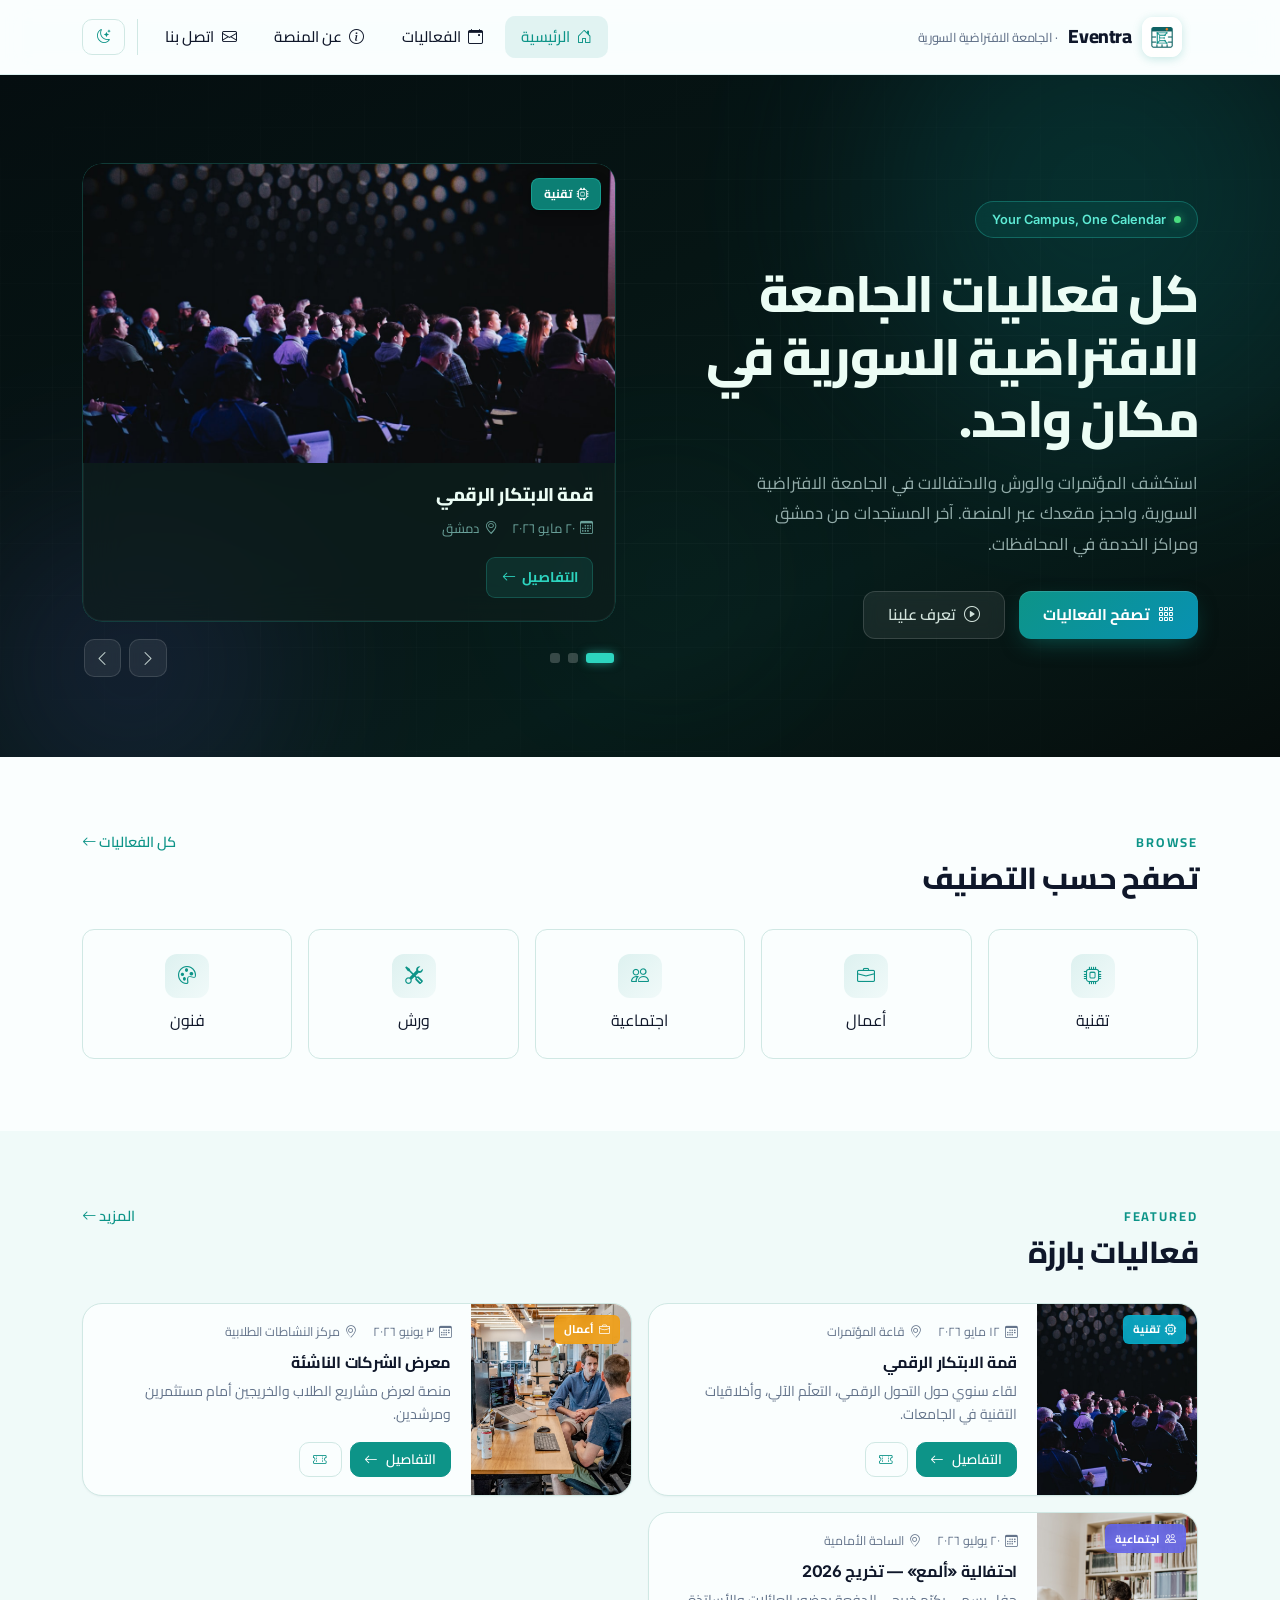
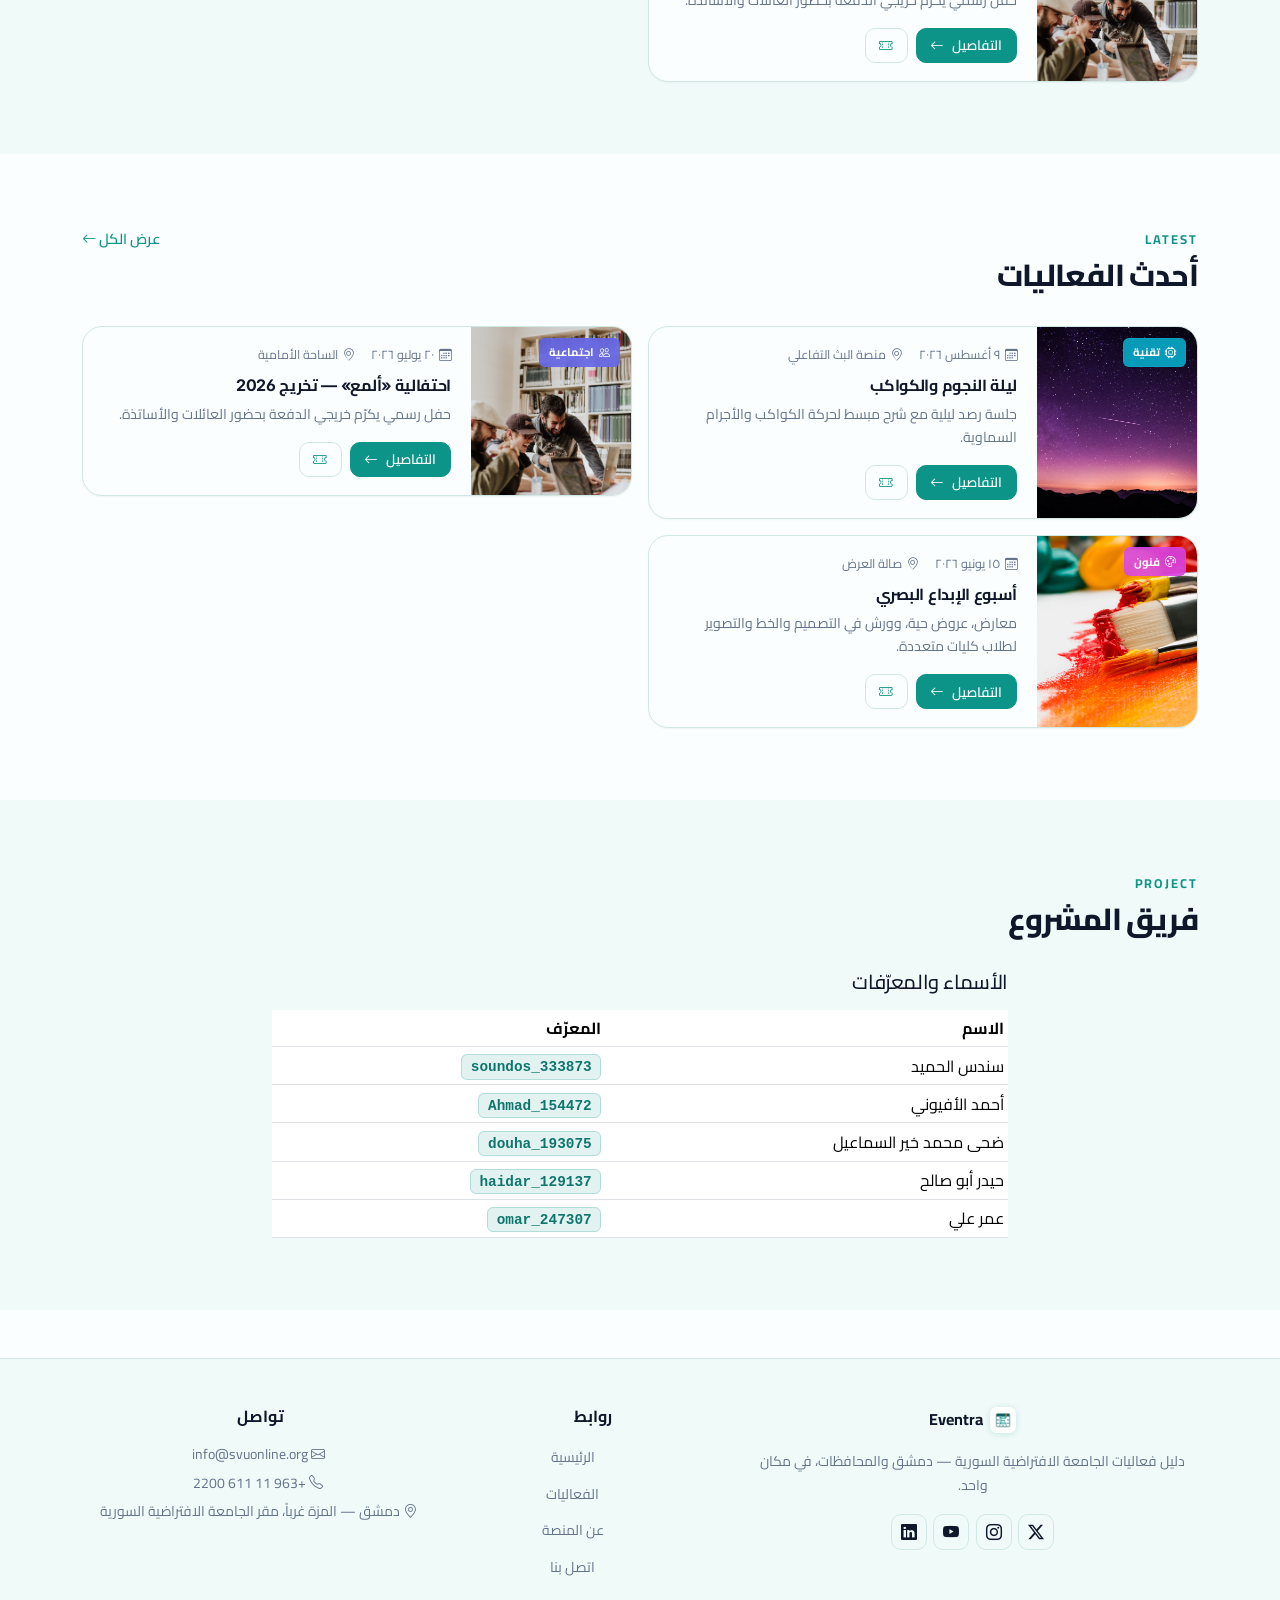
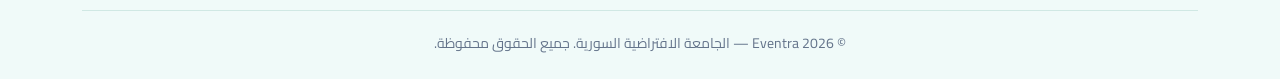
<file: index.html>
<!doctype html>
<html lang="ar" dir="rtl">
<head>
  <meta charset="utf-8">
  <meta name="viewport" content="width=device-width, initial-scale=1">
  <meta name="theme-color" content="#0d9488">
  <script>
    (function(){try{var k='eventra:theme',s=localStorage.getItem(k),d=s==='dark'||(s!=='light'&&window.matchMedia('(prefers-color-scheme:dark)').matches);if(d){document.documentElement.setAttribute('data-bs-theme','dark');var m=document.querySelector('meta[name="theme-color"]');if(m)m.setAttribute('content','#0a1211');}}catch(e){}})();
  </script>
  <link rel="icon" href="assets/img/logo.jpg" type="image/jpeg">
  <title>Eventra — دليل فعاليات الجامعة الافتراضية السورية</title>
  <meta name="description" content="Eventra: دليل فعاليات الجامعة الافتراضية السورية — دمشق، أرقام وبريد رسمي، حجز ومتابعة الفعاليات.">

  <link href="https://cdn.jsdelivr.net/npm/bootstrap@5.3.3/dist/css/bootstrap.min.css" rel="stylesheet">
  <link href="https://cdn.jsdelivr.net/npm/bootstrap-icons@1.11.3/font/bootstrap-icons.css" rel="stylesheet">
  <link rel="preconnect" href="https://fonts.googleapis.com">
  <link rel="preconnect" href="https://fonts.gstatic.com" crossorigin>
  <link href="https://fonts.googleapis.com/css2?family=Cairo:wght@400;600;700;800&family=Inter:wght@500;700;800;900&display=swap" rel="stylesheet">
  <link rel="stylesheet" href="assets/css/styles.css">
</head>
<body>

  <header>
    <nav class="navbar navbar-expand-lg e-navbar sticky-top">
      <div class="container">
        <a class="navbar-brand" href="index.html">
          <img src="assets/img/logo.jpg" alt="" class="e-logo" width="40" height="40">
          Eventra <small class="d-none d-md-inline">· الجامعة الافتراضية السورية</small>
        </a>
        <button class="navbar-toggler border-0" type="button" data-bs-toggle="collapse" data-bs-target="#nav">
          <i class="bi bi-list fs-3"></i>
        </button>
        <div class="collapse navbar-collapse" id="nav">
          <ul class="navbar-nav align-items-lg-center">
            <li class="nav-item"><a class="nav-link" href="index.html"><i class="bi bi-house-door" aria-hidden="true"></i>الرئيسية</a></li>
            <li class="nav-item"><a class="nav-link" href="events.html"><i class="bi bi-calendar-event" aria-hidden="true"></i>الفعاليات</a></li>
            <li class="nav-item"><a class="nav-link" href="about.html"><i class="bi bi-info-circle" aria-hidden="true"></i>عن المنصة</a></li>
            <li class="nav-item"><a class="nav-link" href="contact.html"><i class="bi bi-envelope" aria-hidden="true"></i>اتصل بنا</a></li>
            <li class="nav-item">
              <button type="button" id="darkToggle" class="btn btn-sm btn-outline-primary" title="تبديل الوضع الليلي" aria-pressed="false">
                <i class="bi bi-moon-stars"></i>
              </button>
            </li>
          </ul>
        </div>
      </div>
    </nav>
  </header>

  <main>

    <section class="e-hero">
      <div class="e-hero-bg" aria-hidden="true">
        <div class="e-hero-orb e-hero-orb--1"></div>
        <div class="e-hero-orb e-hero-orb--2"></div>
        <div class="e-hero-orb e-hero-orb--3"></div>
        <div class="e-hero-grid"></div>
      </div>

      <div class="container e-hero-container">
        <div class="e-hero-copy">
          <span class="pill">Your Campus, One Calendar</span>
          <h1 class="e-hero-title">كل فعاليات الجامعة الافتراضية السورية في مكان واحد.</h1>
          <p class="e-hero-lead">استكشف المؤتمرات والورش والاحتفالات في الجامعة الافتراضية السورية، واحجز مقعدك عبر المنصة. آخر المستجدات من دمشق ومراكز الخدمة في المحافظات.</p>
          <div class="e-hero-actions">
            <a href="events.html" class="btn e-hero-btn-primary"><i class="bi bi-grid-3x3-gap" aria-hidden="true"></i>تصفح الفعاليات</a>
            <a href="about.html" class="btn e-hero-btn-ghost"><i class="bi bi-play-circle" aria-hidden="true"></i>تعرف علينا</a>
          </div>
        </div>

        <div class="e-hero-cards-area">
          <div id="heroCarousel" class="carousel slide" data-bs-ride="carousel" data-bs-interval="4000">
            <div class="carousel-inner">
              <div class="carousel-item active">
                <div class="e-glass-card">
                  <div class="e-glass-card__img-wrap">
                    <img src="assets/img/event-summit-digital-innovation.jpg" alt="قمة الابتكار الرقمي" loading="eager">
                    <span class="e-glass-card__badge"><i class="bi bi-cpu" aria-hidden="true"></i>تقنية</span>
                  </div>
                  <div class="e-glass-card__body">
                    <h3 class="e-glass-card__title">قمة الابتكار الرقمي</h3>
                    <div class="e-glass-card__meta">
                      <span><i class="bi bi-calendar3" aria-hidden="true"></i>٢٠ مايو ٢٠٢٦</span>
                      <span><i class="bi bi-geo-alt" aria-hidden="true"></i>دمشق</span>
                    </div>
                    <a href="event.html?id=1" class="e-glass-card__link">التفاصيل <i class="bi bi-arrow-left" aria-hidden="true"></i></a>
                  </div>
                </div>
              </div>
              <div class="carousel-item">
                <div class="e-glass-card">
                  <div class="e-glass-card__img-wrap">
                    <img src="assets/img/event-startup-showcase.jpg" alt="معرض الشركات الناشئة" loading="eager">
                    <span class="e-glass-card__badge e-glass-card__badge--amber"><i class="bi bi-briefcase" aria-hidden="true"></i>أعمال</span>
                  </div>
                  <div class="e-glass-card__body">
                    <h3 class="e-glass-card__title">معرض الشركات الناشئة</h3>
                    <div class="e-glass-card__meta">
                      <span><i class="bi bi-calendar3" aria-hidden="true"></i>١٢ يونيو ٢٠٢٦</span>
                      <span><i class="bi bi-geo-alt" aria-hidden="true"></i>حلب</span>
                    </div>
                    <a href="event.html?id=2" class="e-glass-card__link">التفاصيل <i class="bi bi-arrow-left" aria-hidden="true"></i></a>
                  </div>
                </div>
              </div>
              <div class="carousel-item">
                <div class="e-glass-card">
                  <div class="e-glass-card__img-wrap">
                    <img src="assets/img/event-visual-creativity-week.jpg" alt="أسبوع الإبداع البصري" loading="eager">
                    <span class="e-glass-card__badge e-glass-card__badge--purple"><i class="bi bi-palette" aria-hidden="true"></i>فنون</span>
                  </div>
                  <div class="e-glass-card__body">
                    <h3 class="e-glass-card__title">أسبوع الإبداع البصري</h3>
                    <div class="e-glass-card__meta">
                      <span><i class="bi bi-calendar3" aria-hidden="true"></i>٣ يوليو ٢٠٢٦</span>
                      <span><i class="bi bi-geo-alt" aria-hidden="true"></i>اللاذقية</span>
                    </div>
                    <a href="event.html?id=5" class="e-glass-card__link">التفاصيل <i class="bi bi-arrow-left" aria-hidden="true"></i></a>
                  </div>
                </div>
              </div>
            </div>
          </div>
          <div class="e-hero-carousel-nav-row">
            <div class="e-hero-dot-indicators">
              <button type="button" data-bs-target="#heroCarousel" data-bs-slide-to="0" class="active" aria-label="الشريحة 1"></button>
              <button type="button" data-bs-target="#heroCarousel" data-bs-slide-to="1" aria-label="الشريحة 2"></button>
              <button type="button" data-bs-target="#heroCarousel" data-bs-slide-to="2" aria-label="الشريحة 3"></button>
            </div>
            <div class="e-hero-arrow-btns">
              <button type="button" data-bs-target="#heroCarousel" data-bs-slide="prev" class="e-hero-arrow" aria-label="السابق">
                <i class="bi bi-chevron-right" aria-hidden="true"></i>
              </button>
              <button type="button" data-bs-target="#heroCarousel" data-bs-slide="next" class="e-hero-arrow" aria-label="التالي">
                <i class="bi bi-chevron-left" aria-hidden="true"></i>
              </button>
            </div>
          </div>
        </div>
      </div>
    </section>

    <section class="section">
      <div class="container">
        <div class="section-title">
          <div>
            <span class="eyebrow">Browse</span>
            <h2>تصفح حسب التصنيف</h2>
          </div>
          <a href="events.html">كل الفعاليات <i class="bi bi-arrow-left"></i></a>
        </div>
        <div class="row g-3">
          <div class="col-6 col-md-4 col-lg"><a href="events.html?cat=tech" class="cat-tile"><div class="icon"><i class="bi bi-cpu"></i></div>تقنية</a></div>
          <div class="col-6 col-md-4 col-lg"><a href="events.html?cat=business" class="cat-tile"><div class="icon"><i class="bi bi-briefcase"></i></div>أعمال</a></div>
          <div class="col-6 col-md-4 col-lg"><a href="events.html?cat=social" class="cat-tile"><div class="icon"><i class="bi bi-people"></i></div>اجتماعية</a></div>
          <div class="col-6 col-md-4 col-lg"><a href="events.html?cat=workshop" class="cat-tile"><div class="icon"><i class="bi bi-tools"></i></div>ورش</a></div>
          <div class="col-6 col-md-4 col-lg"><a href="events.html?cat=arts" class="cat-tile"><div class="icon"><i class="bi bi-palette"></i></div>فنون</a></div>
        </div>
      </div>
    </section>

    <section class="section section-alt">
      <div class="container">
        <div class="section-title">
          <div>
            <span class="eyebrow">Featured</span>
            <h2>فعاليات بارزة</h2>
          </div>
          <a href="events.html">المزيد <i class="bi bi-arrow-left"></i></a>
        </div>
        <div id="featuredGrid" class="row g-3 ev-home-grid"></div>
      </div>
    </section>

    <section class="section">
      <div class="container">
        <div class="section-title">
          <div>
            <span class="eyebrow">Latest</span>
            <h2>أحدث الفعاليات</h2>
          </div>
          <a href="events.html">عرض الكل <i class="bi bi-arrow-left"></i></a>
        </div>
        <div id="latestGrid" class="row g-3 ev-home-grid"></div>
      </div>
    </section>

    <section class="section section-alt" id="team">
      <div class="container">
        <div class="section-title">
          <div>
            <span class="eyebrow">Project</span>
            <h2>فريق المشروع</h2>
          </div>
        </div>
        <div class="row justify-content-center">
          <div class="col-lg-8">
            <h3 class="h5 mb-3">الأسماء والمعرّفات</h3>
            <div class="table-responsive">
              <table class="table table-sm align-middle mb-0">
                <thead>
                  <tr>
                    <th scope="col">الاسم</th>
                    <th scope="col">المعرّف</th>
                  </tr>
                </thead>
                <tbody>
                  <tr>
                    <td>سندس الحميد</td>
                    <td><code>soundos_333873</code></td>
                  </tr>
                  <tr>
                    <td>أحمد الأفيوني</td>
                    <td><code>Ahmad_154472</code></td>
                  </tr>
                  <tr>
                    <td>ضحى محمد خير السماعيل</td>
                    <td><code>douha_193075</code></td>
                  </tr>
                  <tr>
                    <td>حيدر أبو صالح</td>
                    <td><code>haidar_129137</code></td>
                  </tr>
                  <tr>
                    <td>عمر علي</td>
                    <td><code>omar_247307</code></td>
                  </tr>
                </tbody>
              </table>
            </div>
          </div>
        </div>
      </div>
    </section>

  </main>

  <div class="modal fade" id="bookModal" tabindex="-1" aria-hidden="true">
    <div class="modal-dialog modal-dialog-centered">
      <div class="modal-content">
        <div class="modal-header">
          <h5 class="modal-title"><i class="bi bi-ticket-perforated me-2"></i>حجز مقعد</h5>
          <button type="button" class="btn-close" data-bs-dismiss="modal"></button>
        </div>
        <div class="modal-body">
          <p class="text-muted small mb-3">املأ بياناتك لحجز مقعد في الفعالية. سيتم التواصل معك عبر البريد.</p>
          <form class="e-form">
            <div class="mb-3"><label class="form-label">الاسم الكامل</label><input class="form-control" required></div>
            <div class="mb-3"><label class="form-label">البريد الإلكتروني</label><input type="email" class="form-control" required></div>
          </form>
        </div>
        <div class="modal-footer">
          <button class="btn btn-outline-secondary" data-bs-dismiss="modal">إلغاء</button>
          <button class="btn btn-primary" id="bookConfirm"><i class="bi bi-check2" aria-hidden="true"></i>تأكيد الحجز</button>
        </div>
      </div>
    </div>
  </div>

  <footer class="e-footer">
    <div class="container">
      <div class="row g-4">
        <div class="col-md-5">
          <h5 class="e-footer-brand">
            <img src="assets/img/logo.jpg" alt="" class="e-logo--footer" width="26" height="26">
            Eventra
          </h5>
          <p class="small mb-3 mx-auto" style="max-width: 28rem;">دليل فعاليات الجامعة الافتراضية السورية — دمشق والمحافظات، في مكان واحد.</p>
          <div class="socials">
            <a href="https://x.com/SVUOnline" aria-label="Twitter" target="_blank" rel="noopener noreferrer"><i class="bi bi-twitter-x"></i></a>
            <a href="https://www.instagram.com/svuonline/" aria-label="Instagram" target="_blank" rel="noopener noreferrer"><i class="bi bi-instagram"></i></a>
            <a href="https://www.youtube.com/@syrianvirtualuniversity" aria-label="YouTube" target="_blank" rel="noopener noreferrer"><i class="bi bi-youtube"></i></a>
            <a href="https://www.linkedin.com/school/syrian-virtual-university/" aria-label="LinkedIn" target="_blank" rel="noopener noreferrer"><i class="bi bi-linkedin"></i></a>
          </div>
        </div>
        <div class="col-6 col-md-3">
          <h5>روابط</h5>
          <ul class="list-unstyled small">
            <li><a href="index.html">الرئيسية</a></li>
            <li><a href="events.html">الفعاليات</a></li>
            <li><a href="about.html">عن المنصة</a></li>
            <li><a href="contact.html">اتصل بنا</a></li>
          </ul>
        </div>
        <div class="col-6 col-md-4">
          <h5>تواصل</h5>
          <p class="small mb-1"><i class="bi bi-envelope me-1"></i> info@svuonline.org</p>
          <p class="small mb-1"><i class="bi bi-telephone me-1"></i> +963 11 611 2200</p>
          <p class="small mb-0"><i class="bi bi-geo-alt me-1"></i> دمشق — المزة غرباً، مقر الجامعة الافتراضية السورية</p>
        </div>
      </div>
      <p class="e-footer__copyright">© 2026 Eventra — الجامعة الافتراضية السورية. جميع الحقوق محفوظة.</p>
    </div>
  </footer>

  <button id="scrollTopBtn" aria-label="العودة للأعلى"><i class="bi bi-arrow-up"></i></button>

  <script src="https://cdn.jsdelivr.net/npm/bootstrap@5.3.3/dist/js/bootstrap.bundle.min.js"></script>
  <script src="assets/js/main.js"></script>
</body>
</html>
</file>
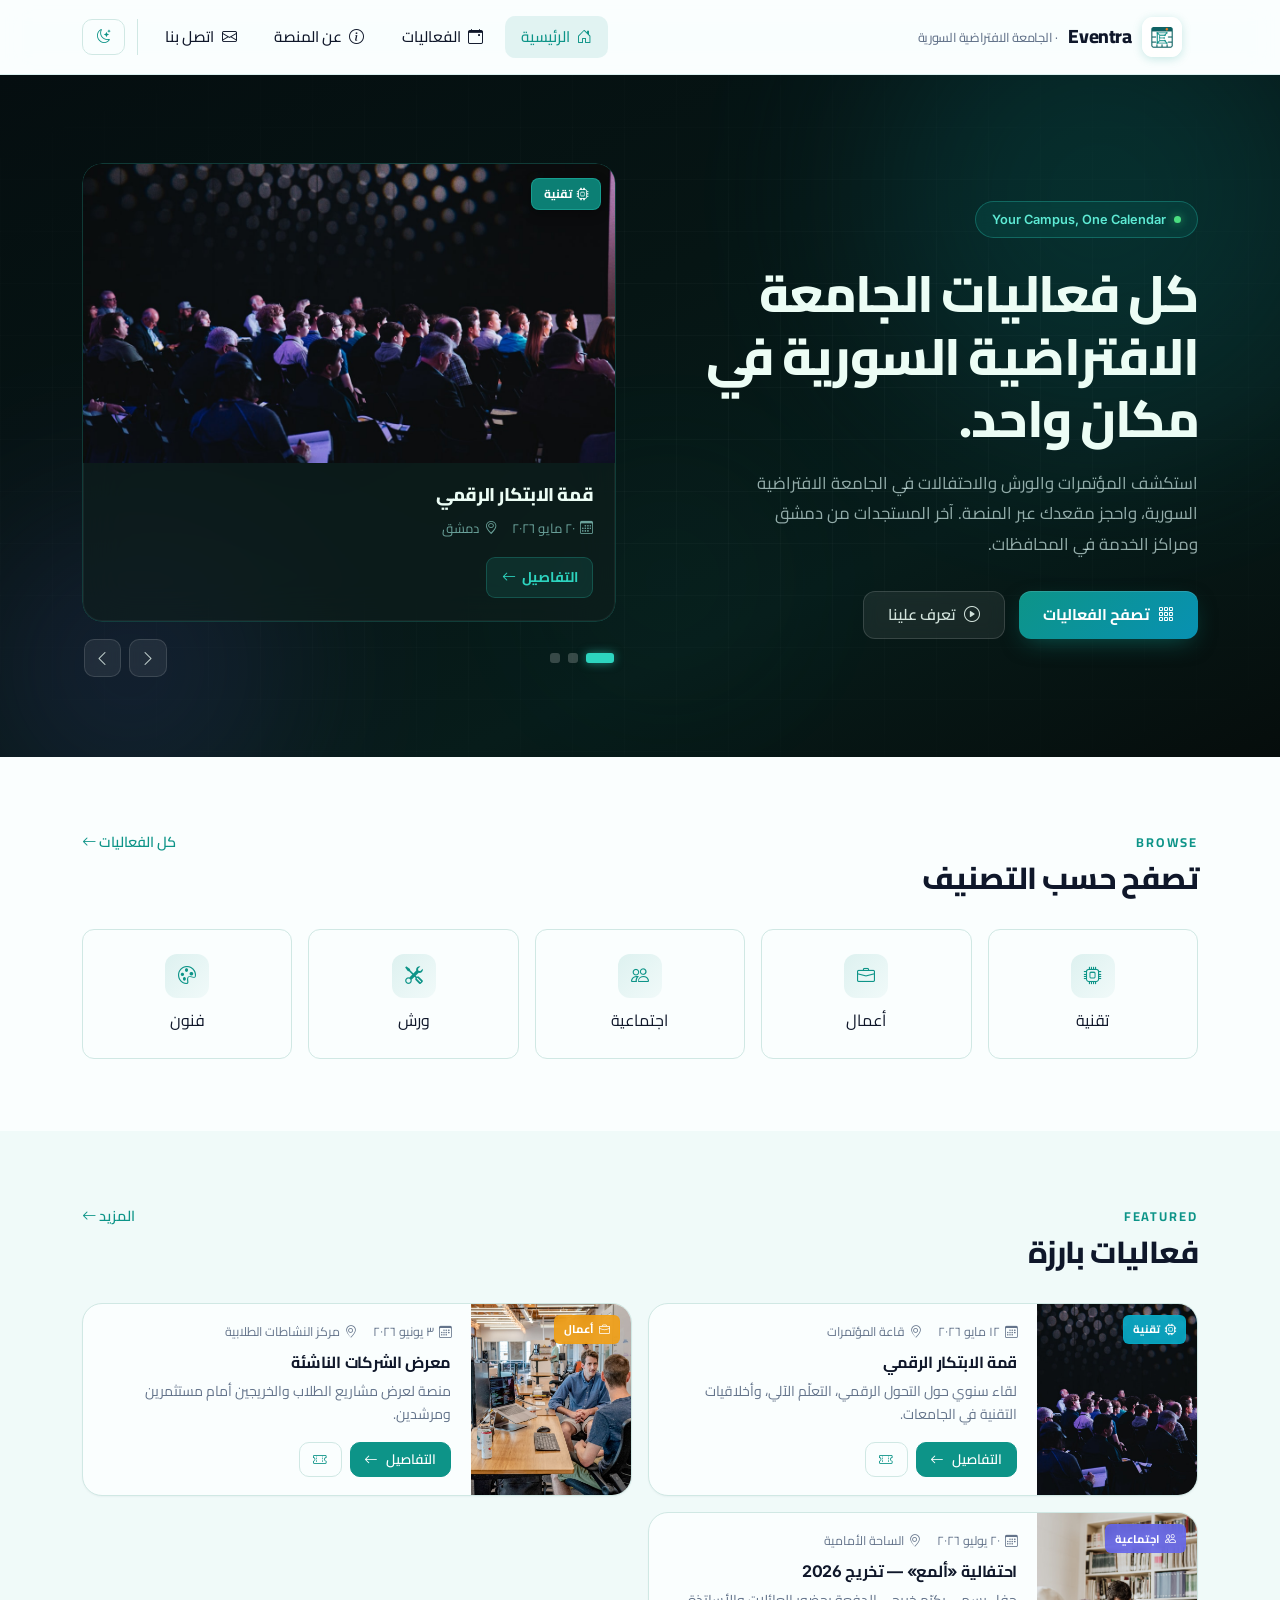
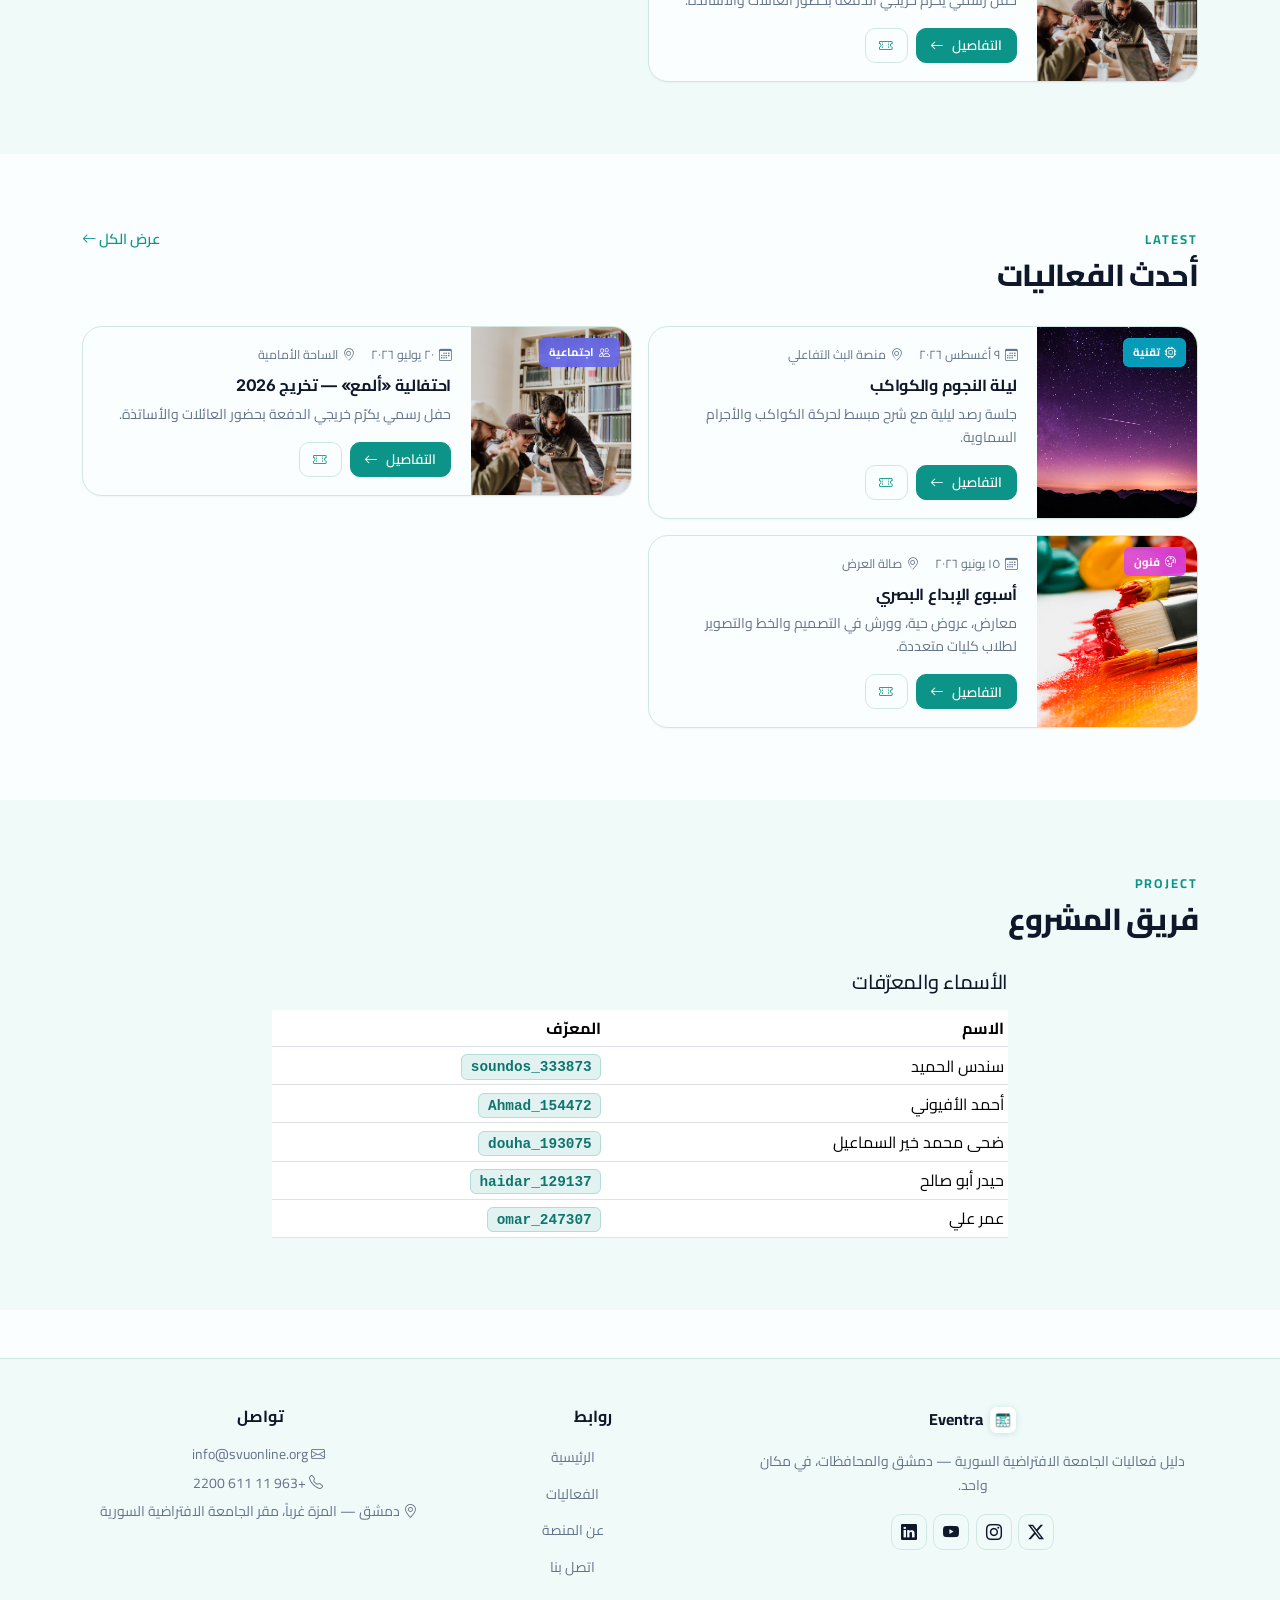
<file: docs/index.html>
<!doctype html>
<html lang="ar" dir="rtl">
<head>
  <meta charset="utf-8">
  <meta name="viewport" content="width=device-width, initial-scale=1">
  <meta name="theme-color" content="#0d9488">
  <script>
    (function(){try{var k='eventra:theme',s=localStorage.getItem(k),d=s==='dark'||(s!=='light'&&window.matchMedia('(prefers-color-scheme:dark)').matches);if(d){document.documentElement.setAttribute('data-bs-theme','dark');var m=document.querySelector('meta[name="theme-color"]');if(m)m.setAttribute('content','#0a1211');}}catch(e){}})();
  </script>
  <link rel="icon" href="assets/img/logo.jpg" type="image/jpeg">
  <title>Eventra — دليل فعاليات الجامعة الافتراضية السورية</title>
  <meta name="description" content="Eventra: دليل فعاليات الجامعة الافتراضية السورية — دمشق، أرقام وبريد رسمي، حجز ومتابعة الفعاليات.">

  <link href="https://cdn.jsdelivr.net/npm/bootstrap@5.3.3/dist/css/bootstrap.min.css" rel="stylesheet">
  <link href="https://cdn.jsdelivr.net/npm/bootstrap-icons@1.11.3/font/bootstrap-icons.css" rel="stylesheet">
  <link rel="preconnect" href="https://fonts.googleapis.com">
  <link rel="preconnect" href="https://fonts.gstatic.com" crossorigin>
  <link href="https://fonts.googleapis.com/css2?family=Cairo:wght@400;600;700;800&family=Inter:wght@500;700;800;900&display=swap" rel="stylesheet">
  <link rel="stylesheet" href="assets/css/styles.css">
</head>
<body>

  <header>
    <nav class="navbar navbar-expand-lg e-navbar sticky-top">
      <div class="container">
        <a class="navbar-brand" href="index.html">
          <img src="assets/img/logo.jpg" alt="" class="e-logo" width="40" height="40">
          Eventra <small class="d-none d-md-inline">· الجامعة الافتراضية السورية</small>
        </a>
        <button class="navbar-toggler border-0" type="button" data-bs-toggle="collapse" data-bs-target="#nav">
          <i class="bi bi-list fs-3"></i>
        </button>
        <div class="collapse navbar-collapse" id="nav">
          <ul class="navbar-nav align-items-lg-center">
            <li class="nav-item"><a class="nav-link" href="index.html"><i class="bi bi-house-door" aria-hidden="true"></i>الرئيسية</a></li>
            <li class="nav-item"><a class="nav-link" href="events.html"><i class="bi bi-calendar-event" aria-hidden="true"></i>الفعاليات</a></li>
            <li class="nav-item"><a class="nav-link" href="about.html"><i class="bi bi-info-circle" aria-hidden="true"></i>عن المنصة</a></li>
            <li class="nav-item"><a class="nav-link" href="contact.html"><i class="bi bi-envelope" aria-hidden="true"></i>اتصل بنا</a></li>
            <li class="nav-item">
              <button type="button" id="darkToggle" class="btn btn-sm btn-outline-primary" title="تبديل الوضع الليلي" aria-pressed="false">
                <i class="bi bi-moon-stars"></i>
              </button>
            </li>
          </ul>
        </div>
      </div>
    </nav>
  </header>

  <main>

    <section class="e-hero">
      <div class="e-hero-bg" aria-hidden="true">
        <div class="e-hero-orb e-hero-orb--1"></div>
        <div class="e-hero-orb e-hero-orb--2"></div>
        <div class="e-hero-orb e-hero-orb--3"></div>
        <div class="e-hero-grid"></div>
      </div>

      <div class="container e-hero-container">
        <div class="e-hero-copy">
          <span class="pill">Your Campus, One Calendar</span>
          <h1 class="e-hero-title">كل فعاليات الجامعة الافتراضية السورية في مكان واحد.</h1>
          <p class="e-hero-lead">استكشف المؤتمرات والورش والاحتفالات في الجامعة الافتراضية السورية، واحجز مقعدك عبر المنصة. آخر المستجدات من دمشق ومراكز الخدمة في المحافظات.</p>
          <div class="e-hero-actions">
            <a href="events.html" class="btn e-hero-btn-primary"><i class="bi bi-grid-3x3-gap" aria-hidden="true"></i>تصفح الفعاليات</a>
            <a href="about.html" class="btn e-hero-btn-ghost"><i class="bi bi-play-circle" aria-hidden="true"></i>تعرف علينا</a>
          </div>
        </div>

        <div class="e-hero-cards-area">
          <div id="heroCarousel" class="carousel slide" data-bs-ride="carousel" data-bs-interval="4000">
            <div class="carousel-inner">
              <div class="carousel-item active">
                <div class="e-glass-card">
                  <div class="e-glass-card__img-wrap">
                    <img src="assets/img/event-summit-digital-innovation.jpg" alt="قمة الابتكار الرقمي" loading="eager">
                    <span class="e-glass-card__badge"><i class="bi bi-cpu" aria-hidden="true"></i>تقنية</span>
                  </div>
                  <div class="e-glass-card__body">
                    <h3 class="e-glass-card__title">قمة الابتكار الرقمي</h3>
                    <div class="e-glass-card__meta">
                      <span><i class="bi bi-calendar3" aria-hidden="true"></i>٢٠ مايو ٢٠٢٦</span>
                      <span><i class="bi bi-geo-alt" aria-hidden="true"></i>دمشق</span>
                    </div>
                    <a href="event.html?id=1" class="e-glass-card__link">التفاصيل <i class="bi bi-arrow-left" aria-hidden="true"></i></a>
                  </div>
                </div>
              </div>
              <div class="carousel-item">
                <div class="e-glass-card">
                  <div class="e-glass-card__img-wrap">
                    <img src="assets/img/event-startup-showcase.jpg" alt="معرض الشركات الناشئة" loading="eager">
                    <span class="e-glass-card__badge e-glass-card__badge--amber"><i class="bi bi-briefcase" aria-hidden="true"></i>أعمال</span>
                  </div>
                  <div class="e-glass-card__body">
                    <h3 class="e-glass-card__title">معرض الشركات الناشئة</h3>
                    <div class="e-glass-card__meta">
                      <span><i class="bi bi-calendar3" aria-hidden="true"></i>١٢ يونيو ٢٠٢٦</span>
                      <span><i class="bi bi-geo-alt" aria-hidden="true"></i>حلب</span>
                    </div>
                    <a href="event.html?id=2" class="e-glass-card__link">التفاصيل <i class="bi bi-arrow-left" aria-hidden="true"></i></a>
                  </div>
                </div>
              </div>
              <div class="carousel-item">
                <div class="e-glass-card">
                  <div class="e-glass-card__img-wrap">
                    <img src="assets/img/event-visual-creativity-week.jpg" alt="أسبوع الإبداع البصري" loading="eager">
                    <span class="e-glass-card__badge e-glass-card__badge--purple"><i class="bi bi-palette" aria-hidden="true"></i>فنون</span>
                  </div>
                  <div class="e-glass-card__body">
                    <h3 class="e-glass-card__title">أسبوع الإبداع البصري</h3>
                    <div class="e-glass-card__meta">
                      <span><i class="bi bi-calendar3" aria-hidden="true"></i>٣ يوليو ٢٠٢٦</span>
                      <span><i class="bi bi-geo-alt" aria-hidden="true"></i>اللاذقية</span>
                    </div>
                    <a href="event.html?id=5" class="e-glass-card__link">التفاصيل <i class="bi bi-arrow-left" aria-hidden="true"></i></a>
                  </div>
                </div>
              </div>
            </div>
          </div>
          <div class="e-hero-carousel-nav-row">
            <div class="e-hero-dot-indicators">
              <button type="button" data-bs-target="#heroCarousel" data-bs-slide-to="0" class="active" aria-label="الشريحة 1"></button>
              <button type="button" data-bs-target="#heroCarousel" data-bs-slide-to="1" aria-label="الشريحة 2"></button>
              <button type="button" data-bs-target="#heroCarousel" data-bs-slide-to="2" aria-label="الشريحة 3"></button>
            </div>
            <div class="e-hero-arrow-btns">
              <button type="button" data-bs-target="#heroCarousel" data-bs-slide="prev" class="e-hero-arrow" aria-label="السابق">
                <i class="bi bi-chevron-right" aria-hidden="true"></i>
              </button>
              <button type="button" data-bs-target="#heroCarousel" data-bs-slide="next" class="e-hero-arrow" aria-label="التالي">
                <i class="bi bi-chevron-left" aria-hidden="true"></i>
              </button>
            </div>
          </div>
        </div>
      </div>
    </section>

    <section class="section">
      <div class="container">
        <div class="section-title">
          <div>
            <span class="eyebrow">Browse</span>
            <h2>تصفح حسب التصنيف</h2>
          </div>
          <a href="events.html">كل الفعاليات <i class="bi bi-arrow-left"></i></a>
        </div>
        <div class="row g-3">
          <div class="col-6 col-md-4 col-lg"><a href="events.html?cat=tech" class="cat-tile"><div class="icon"><i class="bi bi-cpu"></i></div>تقنية</a></div>
          <div class="col-6 col-md-4 col-lg"><a href="events.html?cat=business" class="cat-tile"><div class="icon"><i class="bi bi-briefcase"></i></div>أعمال</a></div>
          <div class="col-6 col-md-4 col-lg"><a href="events.html?cat=social" class="cat-tile"><div class="icon"><i class="bi bi-people"></i></div>اجتماعية</a></div>
          <div class="col-6 col-md-4 col-lg"><a href="events.html?cat=workshop" class="cat-tile"><div class="icon"><i class="bi bi-tools"></i></div>ورش</a></div>
          <div class="col-6 col-md-4 col-lg"><a href="events.html?cat=arts" class="cat-tile"><div class="icon"><i class="bi bi-palette"></i></div>فنون</a></div>
        </div>
      </div>
    </section>

    <section class="section section-alt">
      <div class="container">
        <div class="section-title">
          <div>
            <span class="eyebrow">Featured</span>
            <h2>فعاليات بارزة</h2>
          </div>
          <a href="events.html">المزيد <i class="bi bi-arrow-left"></i></a>
        </div>
        <div id="featuredGrid" class="row g-3 ev-home-grid"></div>
      </div>
    </section>

    <section class="section">
      <div class="container">
        <div class="section-title">
          <div>
            <span class="eyebrow">Latest</span>
            <h2>أحدث الفعاليات</h2>
          </div>
          <a href="events.html">عرض الكل <i class="bi bi-arrow-left"></i></a>
        </div>
        <div id="latestGrid" class="row g-3 ev-home-grid"></div>
      </div>
    </section>

    <section class="section section-alt" id="team">
      <div class="container">
        <div class="section-title">
          <div>
            <span class="eyebrow">Project</span>
            <h2>فريق المشروع</h2>
          </div>
        </div>
        <div class="row justify-content-center">
          <div class="col-lg-8">
            <h3 class="h5 mb-3">الأسماء والمعرّفات</h3>
            <div class="table-responsive">
              <table class="table table-sm align-middle mb-0">
                <thead>
                  <tr>
                    <th scope="col">الاسم</th>
                    <th scope="col">المعرّف</th>
                  </tr>
                </thead>
                <tbody>
                  <tr>
                    <td>سندس الحميد</td>
                    <td><code>soundos_333873</code></td>
                  </tr>
                  <tr>
                    <td>أحمد الأفيوني</td>
                    <td><code>Ahmad_154472</code></td>
                  </tr>
                  <tr>
                    <td>ضحى محمد خير السماعيل</td>
                    <td><code>douha_193075</code></td>
                  </tr>
                  <tr>
                    <td>حيدر أبو صالح</td>
                    <td><code>haidar_129137</code></td>
                  </tr>
                  <tr>
                    <td>عمر علي</td>
                    <td><code>omar_247307</code></td>
                  </tr>
                </tbody>
              </table>
            </div>
          </div>
        </div>
      </div>
    </section>

  </main>

  <div class="modal fade" id="bookModal" tabindex="-1" aria-hidden="true">
    <div class="modal-dialog modal-dialog-centered">
      <div class="modal-content">
        <div class="modal-header">
          <h5 class="modal-title"><i class="bi bi-ticket-perforated me-2"></i>حجز مقعد</h5>
          <button type="button" class="btn-close" data-bs-dismiss="modal"></button>
        </div>
        <div class="modal-body">
          <p class="text-muted small mb-3">املأ بياناتك لحجز مقعد في الفعالية. سيتم التواصل معك عبر البريد.</p>
          <form class="e-form">
            <div class="mb-3"><label class="form-label">الاسم الكامل</label><input class="form-control" required></div>
            <div class="mb-3"><label class="form-label">البريد الإلكتروني</label><input type="email" class="form-control" required></div>
          </form>
        </div>
        <div class="modal-footer">
          <button class="btn btn-outline-secondary" data-bs-dismiss="modal">إلغاء</button>
          <button class="btn btn-primary" id="bookConfirm"><i class="bi bi-check2" aria-hidden="true"></i>تأكيد الحجز</button>
        </div>
      </div>
    </div>
  </div>

  <footer class="e-footer">
    <div class="container">
      <div class="row g-4">
        <div class="col-md-5">
          <h5 class="e-footer-brand">
            <img src="assets/img/logo.jpg" alt="" class="e-logo--footer" width="26" height="26">
            Eventra
          </h5>
          <p class="small mb-3 mx-auto" style="max-width: 28rem;">دليل فعاليات الجامعة الافتراضية السورية — دمشق والمحافظات، في مكان واحد.</p>
          <div class="socials">
            <a href="https://x.com/SVUOnline" aria-label="Twitter" target="_blank" rel="noopener noreferrer"><i class="bi bi-twitter-x"></i></a>
            <a href="https://www.instagram.com/svuonline/" aria-label="Instagram" target="_blank" rel="noopener noreferrer"><i class="bi bi-instagram"></i></a>
            <a href="https://www.youtube.com/@syrianvirtualuniversity" aria-label="YouTube" target="_blank" rel="noopener noreferrer"><i class="bi bi-youtube"></i></a>
            <a href="https://www.linkedin.com/school/syrian-virtual-university/" aria-label="LinkedIn" target="_blank" rel="noopener noreferrer"><i class="bi bi-linkedin"></i></a>
          </div>
        </div>
        <div class="col-6 col-md-3">
          <h5>روابط</h5>
          <ul class="list-unstyled small">
            <li><a href="index.html">الرئيسية</a></li>
            <li><a href="events.html">الفعاليات</a></li>
            <li><a href="about.html">عن المنصة</a></li>
            <li><a href="contact.html">اتصل بنا</a></li>
          </ul>
        </div>
        <div class="col-6 col-md-4">
          <h5>تواصل</h5>
          <p class="small mb-1"><i class="bi bi-envelope me-1"></i> info@svuonline.org</p>
          <p class="small mb-1"><i class="bi bi-telephone me-1"></i> +963 11 611 2200</p>
          <p class="small mb-0"><i class="bi bi-geo-alt me-1"></i> دمشق — المزة غرباً، مقر الجامعة الافتراضية السورية</p>
        </div>
      </div>
    </div>
  </footer>

  <button id="scrollTopBtn" aria-label="العودة للأعلى"><i class="bi bi-arrow-up"></i></button>

  <script src="https://cdn.jsdelivr.net/npm/bootstrap@5.3.3/dist/js/bootstrap.bundle.min.js"></script>
  <script src="assets/js/main.js"></script>
</body>
</html>
</file>
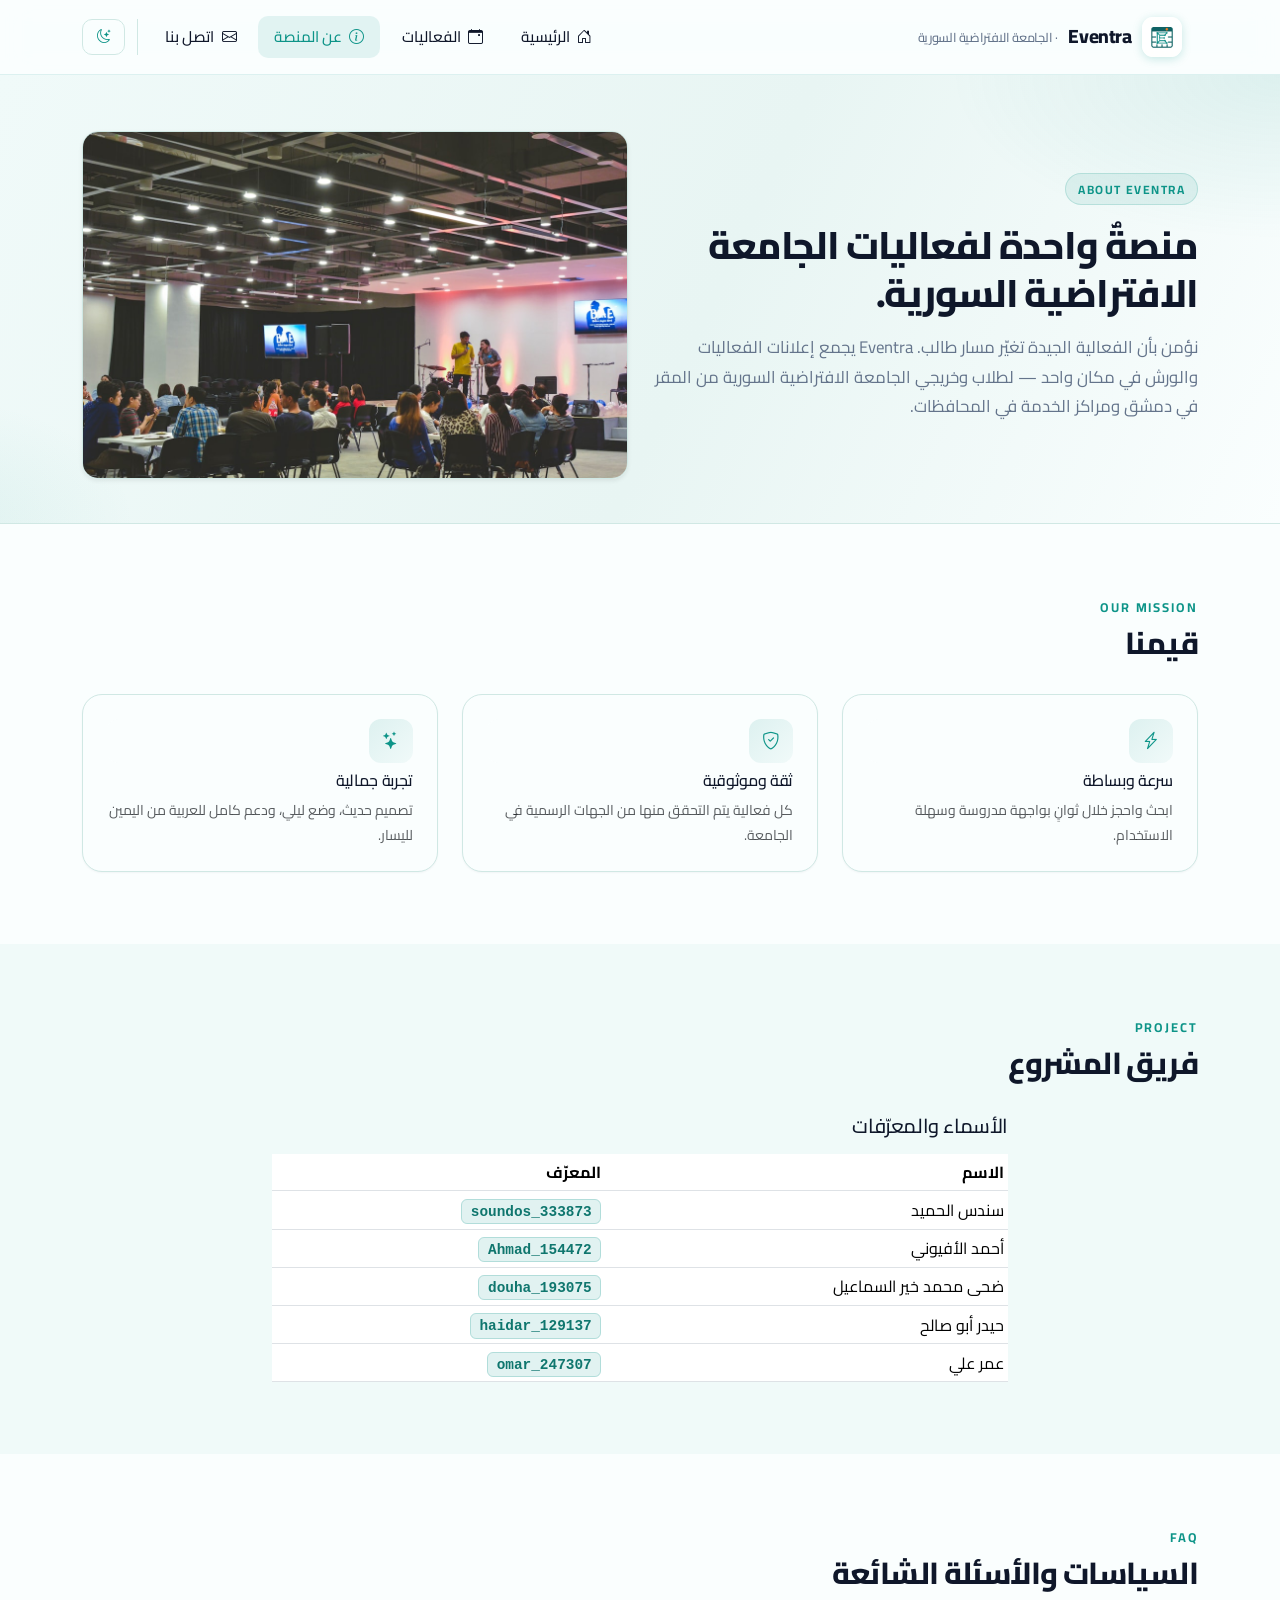
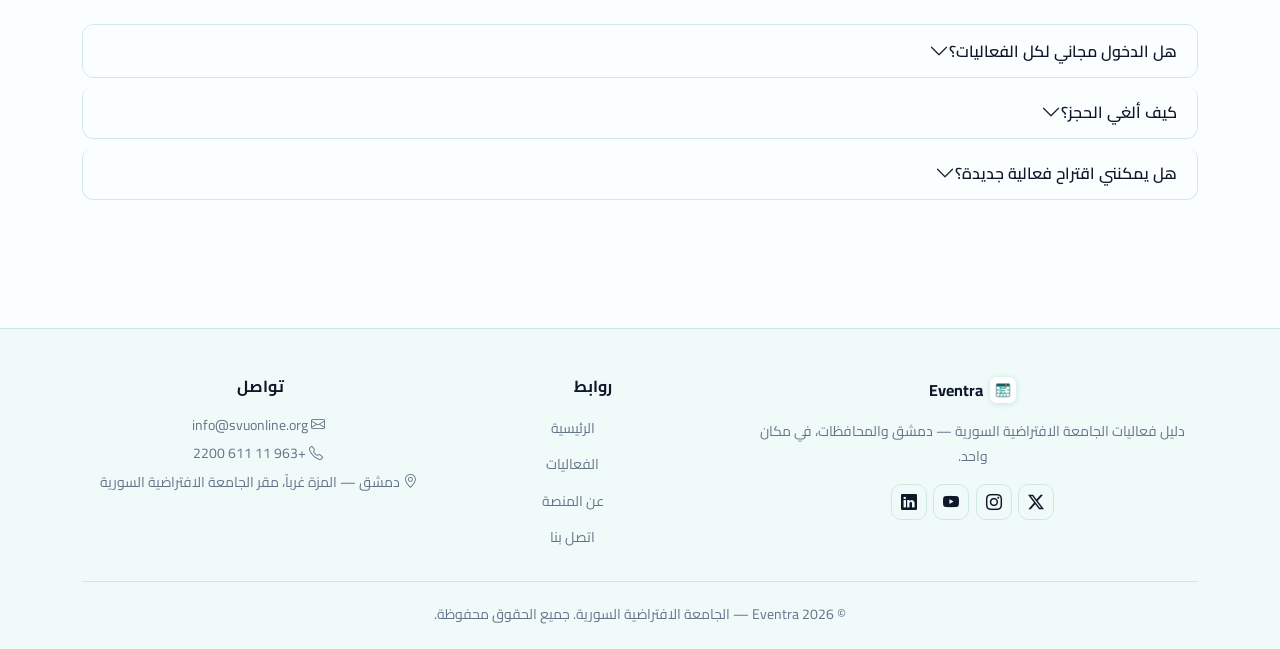
<file: about.html>
<!doctype html>
<html lang="ar" dir="rtl">
<head>
  <meta charset="utf-8">
  <meta name="viewport" content="width=device-width, initial-scale=1">
  <meta name="theme-color" content="#0d9488">
  <script>
    (function(){try{var k='eventra:theme',s=localStorage.getItem(k),d=s==='dark'||(s!=='light'&&window.matchMedia('(prefers-color-scheme:dark)').matches);if(d){document.documentElement.setAttribute('data-bs-theme','dark');var m=document.querySelector('meta[name="theme-color"]');if(m)m.setAttribute('content','#0a1211');}}catch(e){}})();
  </script>
  <link rel="icon" href="assets/img/logo.jpg" type="image/jpeg">
  <title>عن المنصة — Eventra</title>
  <link href="https://cdn.jsdelivr.net/npm/bootstrap@5.3.3/dist/css/bootstrap.min.css" rel="stylesheet">
  <link href="https://cdn.jsdelivr.net/npm/bootstrap-icons@1.11.3/font/bootstrap-icons.css" rel="stylesheet">
  <link href="https://fonts.googleapis.com/css2?family=Cairo:wght@400;600;700;800&family=Inter:wght@500;700;800;900&display=swap" rel="stylesheet">
  <link rel="stylesheet" href="assets/css/styles.css">
</head>
<body>

  <header>
    <nav class="navbar navbar-expand-lg e-navbar sticky-top">
      <div class="container">
        <a class="navbar-brand" href="index.html">
          <img src="assets/img/logo.jpg" alt="" class="e-logo" width="40" height="40">
          Eventra <small class="d-none d-md-inline">· الجامعة الافتراضية السورية</small>
        </a>
        <button class="navbar-toggler border-0" data-bs-toggle="collapse" data-bs-target="#nav"><i class="bi bi-list fs-3"></i></button>
        <div class="collapse navbar-collapse" id="nav">
          <ul class="navbar-nav align-items-lg-center">
            <li class="nav-item"><a class="nav-link" href="index.html"><i class="bi bi-house-door" aria-hidden="true"></i>الرئيسية</a></li>
            <li class="nav-item"><a class="nav-link" href="events.html"><i class="bi bi-calendar-event" aria-hidden="true"></i>الفعاليات</a></li>
            <li class="nav-item"><a class="nav-link active" href="about.html"><i class="bi bi-info-circle" aria-hidden="true"></i>عن المنصة</a></li>
            <li class="nav-item"><a class="nav-link" href="contact.html"><i class="bi bi-envelope" aria-hidden="true"></i>اتصل بنا</a></li>
            <li class="nav-item"><button type="button" id="darkToggle" class="btn btn-sm btn-outline-primary" aria-pressed="false"><i class="bi bi-moon-stars"></i></button></li>
          </ul>
        </div>
      </div>
    </nav>
  </header>

  <main>

    <section class="e-page-hero">
      <div class="container">
        <div class="row align-items-center g-4">
          <div class="col-lg-6">
            <span class="ev-eyebrow">About Eventra</span>
            <h1 class="mt-3">منصةٌ واحدة لفعاليات الجامعة الافتراضية السورية.</h1>
            <p class="mt-3">نؤمن بأن الفعالية الجيدة تغيّر مسار طالب. Eventra يجمع إعلانات الفعاليات والورش في مكان واحد — لطلاب وخريجي الجامعة الافتراضية السورية من المقر في دمشق ومراكز الخدمة في المحافظات.</p>
          </div>
          <div class="col-lg-6">
            <img src="assets/img/about-hero.jpg" alt="طلاب في فعالية" class="img-fluid rounded-4 shadow-sm" style="border:1px solid var(--e-border);">
          </div>
        </div>
      </div>
    </section>

    <section class="section">
      <div class="container">
        <div class="section-title">
          <div>
            <span class="eyebrow">Our Mission</span>
            <h2>قيمنا</h2>
          </div>
        </div>
        <div class="row g-4">
          <div class="col-md-4">
            <div class="e-card p-4 h-100">
              <div class="cat-tile mb-2 align-items-start" style="border:none; padding:0;"><div class="icon"><i class="bi bi-lightning-charge"></i></div></div>
              <h3 class="h6 mt-2 mb-2">سرعة وبساطة</h3>
              <p class="text-muted small mb-0">ابحث واحجز خلال ثوانٍ بواجهة مدروسة وسهلة الاستخدام.</p>
            </div>
          </div>
          <div class="col-md-4">
            <div class="e-card p-4 h-100">
              <div class="cat-tile mb-2 align-items-start" style="border:none; padding:0;"><div class="icon"><i class="bi bi-shield-check"></i></div></div>
              <h3 class="h6 mt-2 mb-2">ثقة وموثوقية</h3>
              <p class="text-muted small mb-0">كل فعالية يتم التحقق منها من الجهات الرسمية في الجامعة.</p>
            </div>
          </div>
          <div class="col-md-4">
            <div class="e-card p-4 h-100">
              <div class="cat-tile mb-2 align-items-start" style="border:none; padding:0;"><div class="icon"><i class="bi bi-stars"></i></div></div>
              <h3 class="h6 mt-2 mb-2">تجربة جمالية</h3>
              <p class="text-muted small mb-0">تصميم حديث، وضع ليلي، ودعم كامل للعربية من اليمين لليسار.</p>
            </div>
          </div>
        </div>
      </div>
    </section>

    <section class="section section-alt" id="team">
      <div class="container">
        <div class="section-title">
          <div>
            <span class="eyebrow">Project</span>
            <h2>فريق المشروع</h2>
          </div>
        </div>
        <div class="row justify-content-center">
          <div class="col-lg-8">
            <h3 class="h5 mb-3">الأسماء والمعرّفات</h3>
            <div class="table-responsive">
              <table class="table table-sm align-middle mb-0">
                <thead>
                  <tr>
                    <th scope="col">الاسم</th>
                    <th scope="col">المعرّف</th>
                  </tr>
                </thead>
                <tbody>
                  <tr>
                    <td>سندس الحميد</td>
                    <td><code>soundos_333873</code></td>
                  </tr>
                  <tr>
                    <td>أحمد الأفيوني</td>
                    <td><code>Ahmad_154472</code></td>
                  </tr>
                  <tr>
                    <td>ضحى محمد خير السماعيل</td>
                    <td><code>douha_193075</code></td>
                  </tr>
                  <tr>
                    <td>حيدر أبو صالح</td>
                    <td><code>haidar_129137</code></td>
                  </tr>
                  <tr>
                    <td>عمر علي</td>
                    <td><code>omar_247307</code></td>
                  </tr>
                </tbody>
              </table>
            </div>
          </div>
        </div>
      </div>
    </section>

    <section class="section">
      <div class="container">
        <div class="section-title"><div><span class="eyebrow">FAQ</span><h2>السياسات والأسئلة الشائعة</h2></div></div>
        <div class="accordion" id="faq">
          <div class="accordion-item">
            <h2 class="accordion-header"><button class="accordion-button collapsed" data-bs-toggle="collapse" data-bs-target="#q1">هل الدخول مجاني لكل الفعاليات؟</button></h2>
            <div id="q1" class="accordion-collapse collapse" data-bs-parent="#faq"><div class="accordion-body small text-muted">معظم الفعاليات مجانية للطلاب المسجلين، مع وجود بعض الفعاليات الخاصة التي قد تتطلب رسوماً رمزية.</div></div>
          </div>
          <div class="accordion-item">
            <h2 class="accordion-header"><button class="accordion-button collapsed" data-bs-toggle="collapse" data-bs-target="#q2">كيف ألغي الحجز؟</button></h2>
            <div id="q2" class="accordion-collapse collapse" data-bs-parent="#faq"><div class="accordion-body small text-muted">يمكنك الإلغاء حتى 24 ساعة قبل بدء الفعالية من صفحة تفاصيلها.</div></div>
          </div>
          <div class="accordion-item">
            <h2 class="accordion-header"><button class="accordion-button collapsed" data-bs-toggle="collapse" data-bs-target="#q3">هل يمكنني اقتراح فعالية جديدة؟</button></h2>
            <div id="q3" class="accordion-collapse collapse" data-bs-parent="#faq"><div class="accordion-body small text-muted">نعم! راسلنا عبر صفحة اتصل بنا وسيتواصل معك الفريق خلال 48 ساعة.</div></div>
          </div>
        </div>
      </div>
    </section>

  </main>

  <footer class="e-footer">
    <div class="container">
      <div class="row g-4">
        <div class="col-md-5">
          <h5 class="e-footer-brand">
            <img src="assets/img/logo.jpg" alt="" class="e-logo--footer" width="26" height="26">
            Eventra
          </h5>
          <p class="small mb-3 mx-auto" style="max-width: 28rem;">دليل فعاليات الجامعة الافتراضية السورية — دمشق والمحافظات، في مكان واحد.</p>
          <div class="socials">
            <a href="https://x.com/SVUOnline" aria-label="Twitter" target="_blank" rel="noopener noreferrer"><i class="bi bi-twitter-x"></i></a>
            <a href="https://www.instagram.com/svuonline/" aria-label="Instagram" target="_blank" rel="noopener noreferrer"><i class="bi bi-instagram"></i></a>
            <a href="https://www.youtube.com/@syrianvirtualuniversity" aria-label="YouTube" target="_blank" rel="noopener noreferrer"><i class="bi bi-youtube"></i></a>
            <a href="https://www.linkedin.com/school/syrian-virtual-university/" aria-label="LinkedIn" target="_blank" rel="noopener noreferrer"><i class="bi bi-linkedin"></i></a>
          </div>
        </div>
        <div class="col-6 col-md-3">
          <h5>روابط</h5>
          <ul class="list-unstyled small">
            <li><a href="index.html">الرئيسية</a></li>
            <li><a href="events.html">الفعاليات</a></li>
            <li><a href="about.html">عن المنصة</a></li>
            <li><a href="contact.html">اتصل بنا</a></li>
          </ul>
        </div>
        <div class="col-6 col-md-4">
          <h5>تواصل</h5>
          <p class="small mb-1"><i class="bi bi-envelope me-1"></i> info@svuonline.org</p>
          <p class="small mb-1"><i class="bi bi-telephone me-1"></i> +963 11 611 2200</p>
          <p class="small mb-0"><i class="bi bi-geo-alt me-1"></i> دمشق — المزة غرباً، مقر الجامعة الافتراضية السورية</p>
        </div>
      </div>
      <p class="e-footer__copyright">© 2026 Eventra — الجامعة الافتراضية السورية. جميع الحقوق محفوظة.</p>
    </div>
  </footer>

  <button id="scrollTopBtn" aria-label="العودة للأعلى"><i class="bi bi-arrow-up"></i></button>
  <script src="https://cdn.jsdelivr.net/npm/bootstrap@5.3.3/dist/js/bootstrap.bundle.min.js"></script>
  <script src="assets/js/main.js"></script>
</body>
</html>
</file>
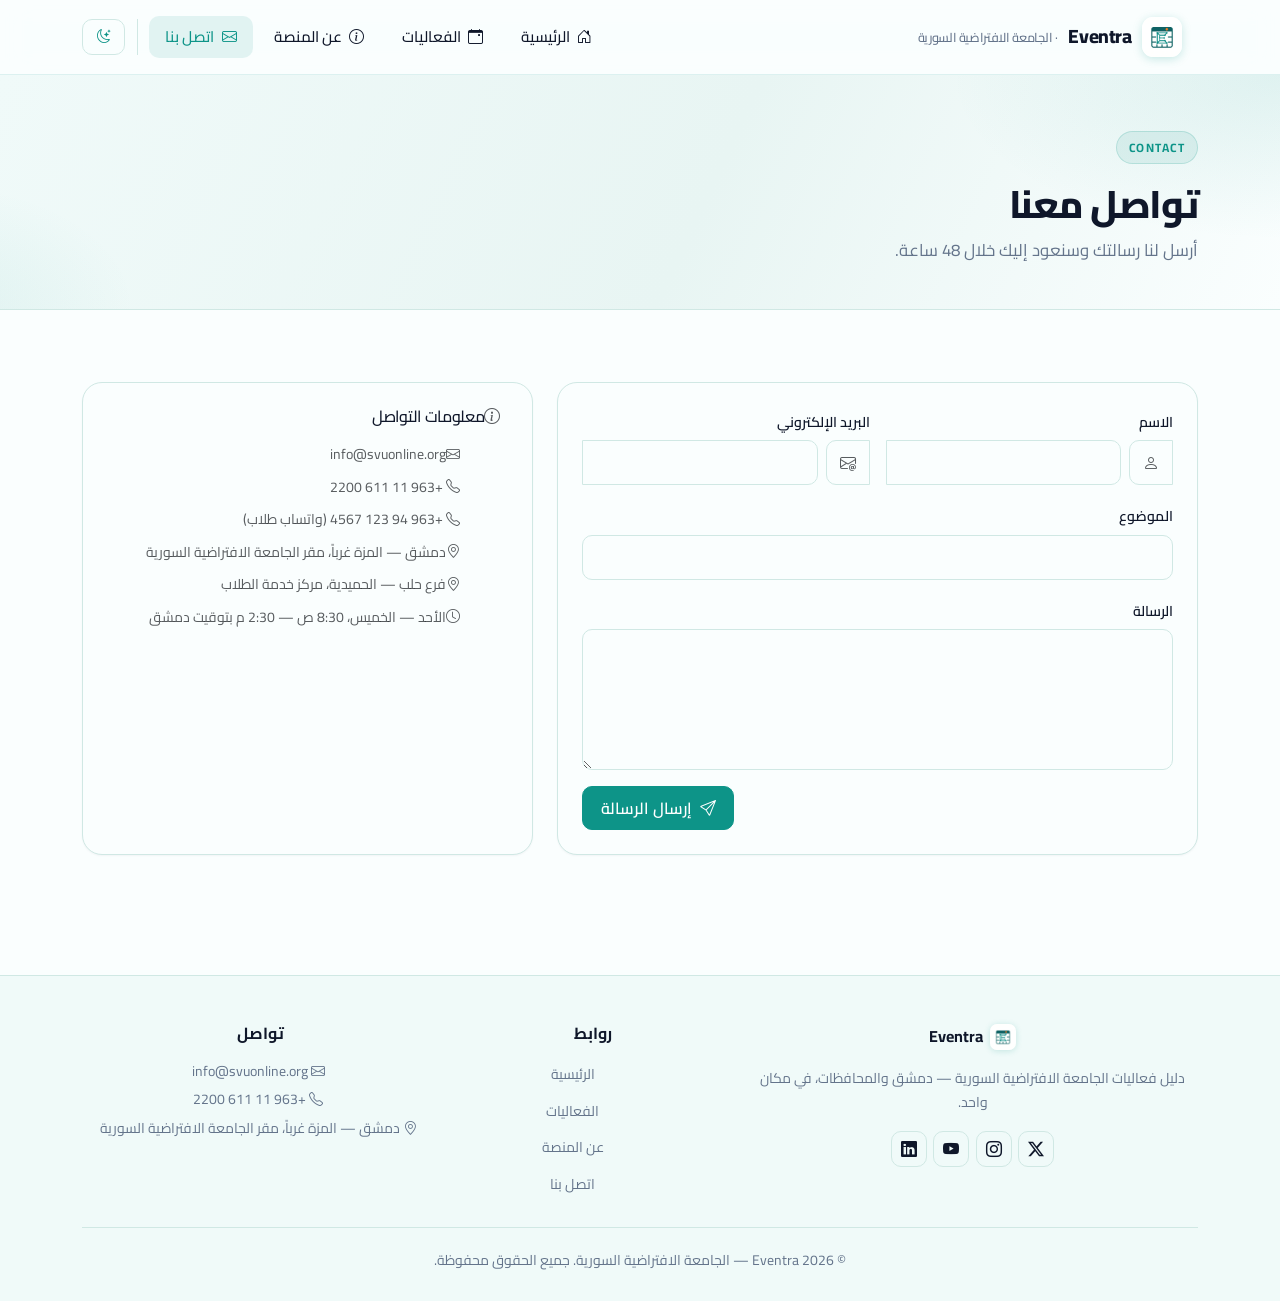
<file: contact.html>
<!doctype html>
<html lang="ar" dir="rtl">
<head>
  <meta charset="utf-8">
  <meta name="viewport" content="width=device-width, initial-scale=1">
  <meta name="theme-color" content="#0d9488">
  <script>
    (function(){try{var k='eventra:theme',s=localStorage.getItem(k),d=s==='dark'||(s!=='light'&&window.matchMedia('(prefers-color-scheme:dark)').matches);if(d){document.documentElement.setAttribute('data-bs-theme','dark');var m=document.querySelector('meta[name="theme-color"]');if(m)m.setAttribute('content','#0a1211');}}catch(e){}})();
  </script>
  <link rel="icon" href="assets/img/logo.jpg" type="image/jpeg">
  <title>اتصل بنا — Eventra</title>
  <link href="https://cdn.jsdelivr.net/npm/bootstrap@5.3.3/dist/css/bootstrap.min.css" rel="stylesheet">
  <link href="https://cdn.jsdelivr.net/npm/bootstrap-icons@1.11.3/font/bootstrap-icons.css" rel="stylesheet">
  <link href="https://fonts.googleapis.com/css2?family=Cairo:wght@400;600;700;800&family=Inter:wght@500;700;800;900&display=swap" rel="stylesheet">
  <link rel="stylesheet" href="assets/css/styles.css">
</head>
<body>

  <header>
    <nav class="navbar navbar-expand-lg e-navbar sticky-top">
      <div class="container">
        <a class="navbar-brand" href="index.html">
          <img src="assets/img/logo.jpg" alt="" class="e-logo" width="40" height="40">
          Eventra <small class="d-none d-md-inline">· الجامعة الافتراضية السورية</small>
        </a>
        <button class="navbar-toggler border-0" data-bs-toggle="collapse" data-bs-target="#nav"><i class="bi bi-list fs-3"></i></button>
        <div class="collapse navbar-collapse" id="nav">
          <ul class="navbar-nav align-items-lg-center">
            <li class="nav-item"><a class="nav-link" href="index.html"><i class="bi bi-house-door" aria-hidden="true"></i>الرئيسية</a></li>
            <li class="nav-item"><a class="nav-link" href="events.html"><i class="bi bi-calendar-event" aria-hidden="true"></i>الفعاليات</a></li>
            <li class="nav-item"><a class="nav-link" href="about.html"><i class="bi bi-info-circle" aria-hidden="true"></i>عن المنصة</a></li>
            <li class="nav-item"><a class="nav-link active" href="contact.html"><i class="bi bi-envelope" aria-hidden="true"></i>اتصل بنا</a></li>
            <li class="nav-item"><button type="button" id="darkToggle" class="btn btn-sm btn-outline-primary" aria-pressed="false"><i class="bi bi-moon-stars"></i></button></li>
          </ul>
        </div>
      </div>
    </nav>
  </header>

  <main>

    <section class="e-page-hero">
      <div class="container">
        <span class="ev-eyebrow">Contact</span>
        <h1 class="mt-3">تواصل معنا</h1>
        <p class="mb-0">أرسل لنا رسالتك وسنعود إليك خلال 48 ساعة.</p>
      </div>
    </section>

    <section class="section">
      <div class="container">
        <div class="row g-4">
          <div class="col-lg-7">
            <div class="e-card p-4">
              <div id="formAlert" class="alert d-none" role="alert"></div>
              <form id="contactForm" class="e-form" novalidate>
                <div class="row g-3">
                  <div class="col-md-6">
                    <label class="form-label">الاسم</label>
                    <div class="input-group">
                      <span class="input-group-text bg-transparent"><i class="bi bi-person text-muted"></i></span>
                      <input type="text" id="name" class="form-control" required>
                    </div>
                    <div class="invalid-feedback">يرجى إدخال الاسم.</div>
                  </div>
                  <div class="col-md-6">
                    <label class="form-label">البريد الإلكتروني</label>
                    <div class="input-group">
                      <span class="input-group-text bg-transparent"><i class="bi bi-envelope-at text-muted"></i></span>
                      <input type="email" id="email" class="form-control" required>
                    </div>
                    <div class="invalid-feedback">يرجى إدخال بريد صحيح.</div>
                  </div>
                  <div class="col-12">
                    <label class="form-label">الموضوع</label>
                    <input type="text" id="subject" class="form-control" required minlength="3">
                    <div class="invalid-feedback">يرجى كتابة موضوع (3 أحرف على الأقل).</div>
                  </div>
                  <div class="col-12">
                    <label class="form-label">الرسالة</label>
                    <textarea id="message" rows="5" class="form-control" required minlength="10"></textarea>
                    <div class="invalid-feedback">الرسالة قصيرة جداً (10 أحرف على الأقل).</div>
                  </div>
                  <div class="col-12 d-flex justify-content-end">
                    <button class="btn btn-primary"><i class="bi bi-send" aria-hidden="true"></i>إرسال الرسالة</button>
                  </div>
                </div>
              </form>
            </div>
          </div>
          <div class="col-lg-5">
            <div class="e-card p-4 h-100">
              <h3 class="h6 mb-3"><i class="bi bi-info-circle me-2 text-muted"></i>معلومات التواصل</h3>
              <ul class="list-unstyled small text-muted mb-3">
                <li class="mb-2"><i class="bi bi-envelope me-2"></i>info@svuonline.org</li>
                <li class="mb-2"><i class="bi bi-telephone me-2"></i> +963 11 611 2200 <span class="text-muted"></span></li>
                <li class="mb-2"><i class="bi bi-telephone me-2"></i> +963 94 123 4567 <span class="text-muted">(واتساب طلاب)</span></li>
                <li class="mb-2"><i class="bi bi-geo-alt me-2"></i>دمشق — المزة غرباً، مقر الجامعة الافتراضية السورية</li>
                <li class="mb-2"><i class="bi bi-geo-alt me-2"></i>فرع حلب — الحميدية، مركز خدمة الطلاب</li>
                <li><i class="bi bi-clock me-2"></i>الأحد — الخميس، 8:30 ص — 2:30 م بتوقيت دمشق</li>
              </ul>
            </div>
          </div>
        </div>
      </div>
    </section>

  </main>

  <footer class="e-footer">
    <div class="container">
      <div class="row g-4">
        <div class="col-md-5">
          <h5 class="e-footer-brand">
            <img src="assets/img/logo.jpg" alt="" class="e-logo--footer" width="26" height="26">
            Eventra
          </h5>
          <p class="small mb-3 mx-auto" style="max-width: 28rem;">دليل فعاليات الجامعة الافتراضية السورية — دمشق والمحافظات، في مكان واحد.</p>
          <div class="socials">
            <a href="https://x.com/SVUOnline" aria-label="Twitter" target="_blank" rel="noopener noreferrer"><i class="bi bi-twitter-x"></i></a>
            <a href="https://www.instagram.com/svuonline/" aria-label="Instagram" target="_blank" rel="noopener noreferrer"><i class="bi bi-instagram"></i></a>
            <a href="https://www.youtube.com/@syrianvirtualuniversity" aria-label="YouTube" target="_blank" rel="noopener noreferrer"><i class="bi bi-youtube"></i></a>
            <a href="https://www.linkedin.com/school/syrian-virtual-university/" aria-label="LinkedIn" target="_blank" rel="noopener noreferrer"><i class="bi bi-linkedin"></i></a>
          </div>
        </div>
        <div class="col-6 col-md-3">
          <h5>روابط</h5>
          <ul class="list-unstyled small">
            <li><a href="index.html">الرئيسية</a></li>
            <li><a href="events.html">الفعاليات</a></li>
            <li><a href="about.html">عن المنصة</a></li>
            <li><a href="contact.html">اتصل بنا</a></li>
          </ul>
        </div>
        <div class="col-6 col-md-4">
          <h5>تواصل</h5>
          <p class="small mb-1"><i class="bi bi-envelope me-1"></i> info@svuonline.org</p>
          <p class="small mb-1"><i class="bi bi-telephone me-1"></i> +963 11 611 2200</p>
          <p class="small mb-0"><i class="bi bi-geo-alt me-1"></i> دمشق — المزة غرباً، مقر الجامعة الافتراضية السورية</p>
        </div>
      </div>
      <p class="e-footer__copyright">© 2026 Eventra — الجامعة الافتراضية السورية. جميع الحقوق محفوظة.</p>
    </div>
  </footer>

  <button id="scrollTopBtn" aria-label="العودة للأعلى"><i class="bi bi-arrow-up"></i></button>
  <script src="https://cdn.jsdelivr.net/npm/bootstrap@5.3.3/dist/js/bootstrap.bundle.min.js"></script>
  <script src="assets/js/main.js"></script>
</body>
</html>
</file>
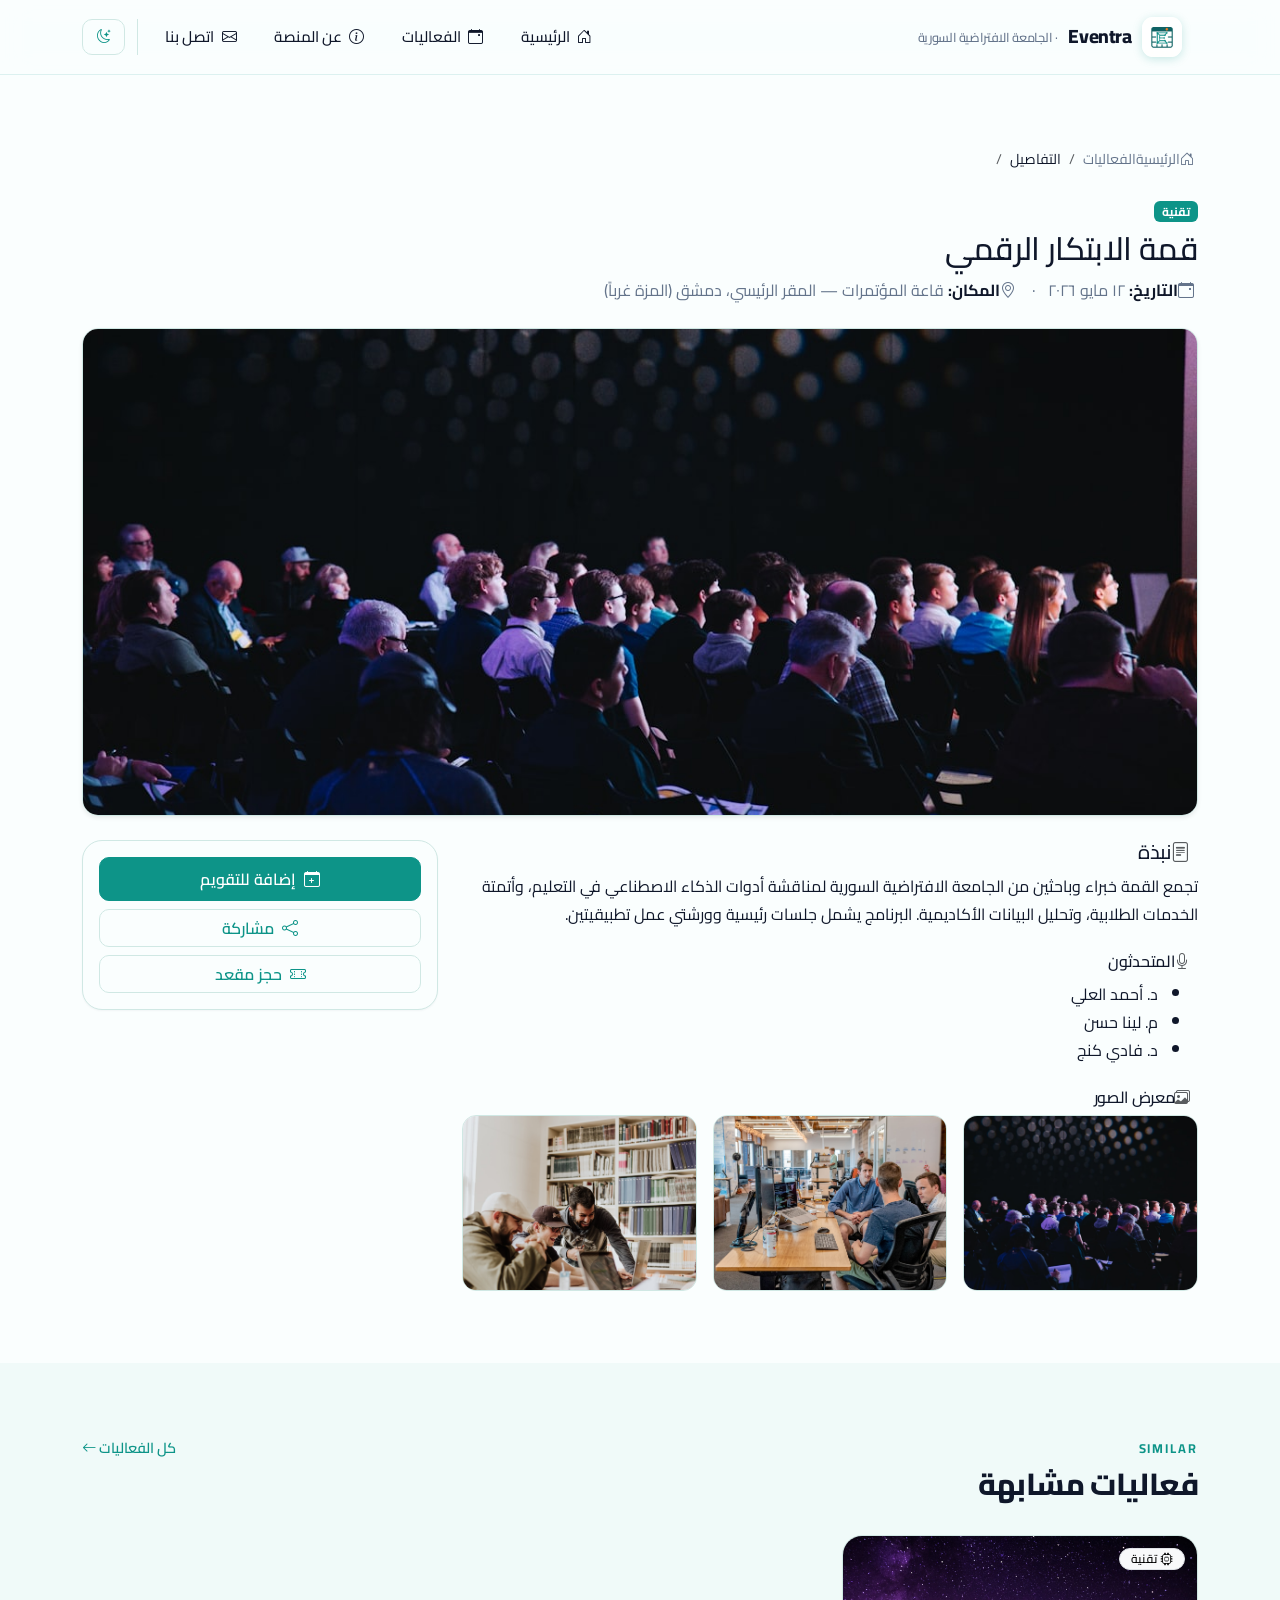
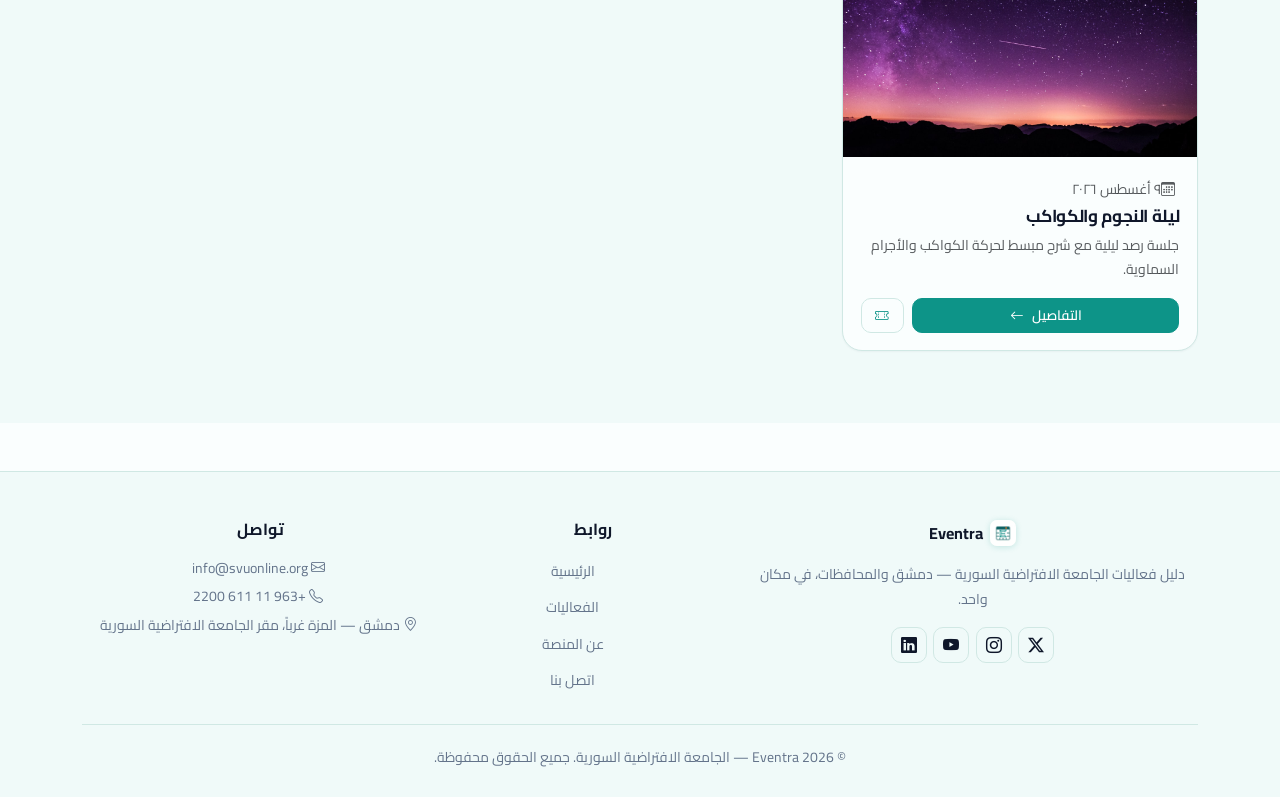
<file: event.html>
<!doctype html>
<html lang="ar" dir="rtl">
<head>
  <meta charset="utf-8">
  <meta name="viewport" content="width=device-width, initial-scale=1">
  <meta name="theme-color" content="#0d9488">
  <script>
    (function(){try{var k='eventra:theme',s=localStorage.getItem(k),d=s==='dark'||(s!=='light'&&window.matchMedia('(prefers-color-scheme:dark)').matches);if(d){document.documentElement.setAttribute('data-bs-theme','dark');var m=document.querySelector('meta[name="theme-color"]');if(m)m.setAttribute('content','#0a1211');}}catch(e){}})();
  </script>
  <link rel="icon" href="assets/img/logo.jpg" type="image/jpeg">
  <title>تفاصيل الفعالية — Eventra</title>
  <link href="https://cdn.jsdelivr.net/npm/bootstrap@5.3.3/dist/css/bootstrap.min.css" rel="stylesheet">
  <link href="https://cdn.jsdelivr.net/npm/bootstrap-icons@1.11.3/font/bootstrap-icons.css" rel="stylesheet">
  <link href="https://fonts.googleapis.com/css2?family=Cairo:wght@400;600;700;800&family=Inter:wght@500;700;800;900&display=swap" rel="stylesheet">
  <link rel="stylesheet" href="assets/css/styles.css">
</head>
<body>

  <header>
    <nav class="navbar navbar-expand-lg e-navbar sticky-top">
      <div class="container">
        <a class="navbar-brand" href="index.html">
          <img src="assets/img/logo.jpg" alt="" class="e-logo" width="40" height="40">
          Eventra <small class="d-none d-md-inline">· الجامعة الافتراضية السورية</small>
        </a>
        <button class="navbar-toggler border-0" type="button" data-bs-toggle="collapse" data-bs-target="#nav">
          <i class="bi bi-list fs-3"></i>
        </button>
        <div class="collapse navbar-collapse" id="nav">
          <ul class="navbar-nav align-items-lg-center">
            <li class="nav-item"><a class="nav-link" href="index.html"><i class="bi bi-house-door" aria-hidden="true"></i>الرئيسية</a></li>
            <li class="nav-item"><a class="nav-link" href="events.html"><i class="bi bi-calendar-event" aria-hidden="true"></i>الفعاليات</a></li>
            <li class="nav-item"><a class="nav-link" href="about.html"><i class="bi bi-info-circle" aria-hidden="true"></i>عن المنصة</a></li>
            <li class="nav-item"><a class="nav-link" href="contact.html"><i class="bi bi-envelope" aria-hidden="true"></i>اتصل بنا</a></li>
            <li class="nav-item">
              <button type="button" id="darkToggle" class="btn btn-sm btn-outline-primary" title="الوضع الليلي" aria-pressed="false"><i class="bi bi-moon-stars"></i></button>
            </li>
          </ul>
        </div>
      </div>
    </nav>
  </header>

  <main>
    <section class="section">
      <div class="container">
        <nav aria-label="breadcrumb" class="mb-4">
          <ol class="breadcrumb">
            <li class="breadcrumb-item"><a href="index.html"><i class="bi bi-house-door me-1"></i>الرئيسية</a></li>
            <li class="breadcrumb-item"><a href="events.html">الفعاليات</a></li>
            <li class="breadcrumb-item active" aria-current="page">التفاصيل</li>
          </ol>
        </nav>

        <div id="eventDetails"></div>
      </div>
    </section>

    <section class="section section-alt">
      <div class="container">
        <div class="section-title">
          <div>
            <span class="eyebrow">Similar</span>
            <h2>فعاليات مشابهة</h2>
          </div>
          <a href="events.html">كل الفعاليات <i class="bi bi-arrow-left"></i></a>
        </div>
        <div id="similarGrid" class="row g-4"></div>
      </div>
    </section>
  </main>

  <div class="modal fade" id="bookModal" tabindex="-1" aria-hidden="true">
    <div class="modal-dialog modal-dialog-centered">
      <div class="modal-content">
        <div class="modal-header">
          <h5 class="modal-title"><i class="bi bi-ticket-perforated me-2"></i>حجز مقعد</h5>
          <button type="button" class="btn-close" data-bs-dismiss="modal"></button>
        </div>
        <div class="modal-body">
          <form class="e-form">
            <div class="mb-3"><label class="form-label">الاسم الكامل</label><input class="form-control" required></div>
            <div class="mb-3"><label class="form-label">البريد الإلكتروني</label><input type="email" class="form-control" required></div>
          </form>
        </div>
        <div class="modal-footer">
          <button class="btn btn-outline-secondary" data-bs-dismiss="modal">إلغاء</button>
          <button class="btn btn-primary" id="bookConfirm"><i class="bi bi-check2" aria-hidden="true"></i>تأكيد</button>
        </div>
      </div>
    </div>
  </div>

  <footer class="e-footer">
    <div class="container">
      <div class="row g-4">
        <div class="col-md-5">
          <h5 class="e-footer-brand">
            <img src="assets/img/logo.jpg" alt="" class="e-logo--footer" width="26" height="26">
            Eventra
          </h5>
          <p class="small mb-3 mx-auto" style="max-width: 28rem;">دليل فعاليات الجامعة الافتراضية السورية — دمشق والمحافظات، في مكان واحد.</p>
          <div class="socials">
            <a href="https://x.com/SVUOnline" aria-label="Twitter" target="_blank" rel="noopener noreferrer"><i class="bi bi-twitter-x"></i></a>
            <a href="https://www.instagram.com/svuonline/" aria-label="Instagram" target="_blank" rel="noopener noreferrer"><i class="bi bi-instagram"></i></a>
            <a href="https://www.youtube.com/@syrianvirtualuniversity" aria-label="YouTube" target="_blank" rel="noopener noreferrer"><i class="bi bi-youtube"></i></a>
            <a href="https://www.linkedin.com/school/syrian-virtual-university/" aria-label="LinkedIn" target="_blank" rel="noopener noreferrer"><i class="bi bi-linkedin"></i></a>
          </div>
        </div>
        <div class="col-6 col-md-3">
          <h5>روابط</h5>
          <ul class="list-unstyled small">
            <li><a href="index.html">الرئيسية</a></li>
            <li><a href="events.html">الفعاليات</a></li>
            <li><a href="about.html">عن المنصة</a></li>
            <li><a href="contact.html">اتصل بنا</a></li>
          </ul>
        </div>
        <div class="col-6 col-md-4">
          <h5>تواصل</h5>
          <p class="small mb-1"><i class="bi bi-envelope me-1"></i> info@svuonline.org</p>
          <p class="small mb-1"><i class="bi bi-telephone me-1"></i> +963 11 611 2200</p>
          <p class="small mb-0"><i class="bi bi-geo-alt me-1"></i> دمشق — المزة غرباً، مقر الجامعة الافتراضية السورية</p>
        </div>
      </div>
      <p class="e-footer__copyright">© 2026 Eventra — الجامعة الافتراضية السورية. جميع الحقوق محفوظة.</p>
    </div>
  </footer>

  <button id="scrollTopBtn" aria-label="العودة للأعلى"><i class="bi bi-arrow-up"></i></button>
  <script src="https://cdn.jsdelivr.net/npm/bootstrap@5.3.3/dist/js/bootstrap.bundle.min.js"></script>
  <script src="assets/js/main.js"></script>
</body>
</html>
</file>
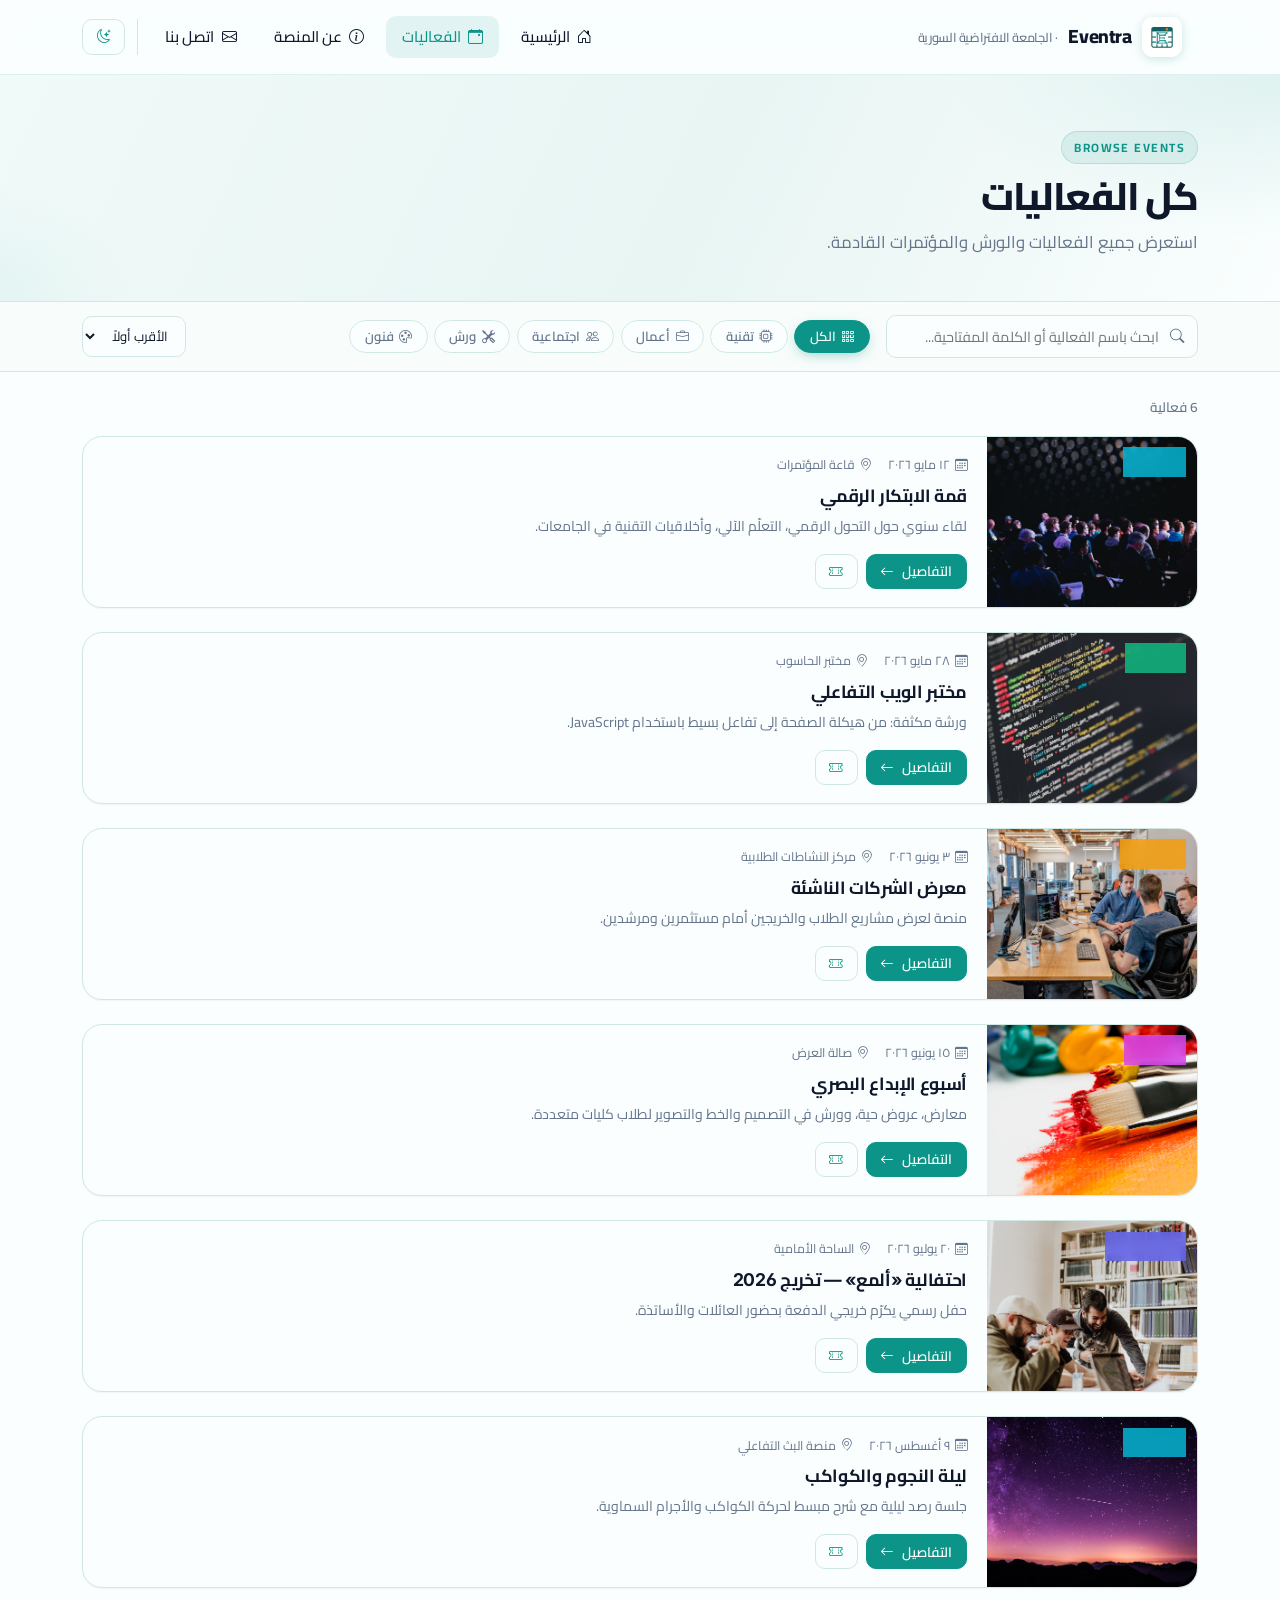
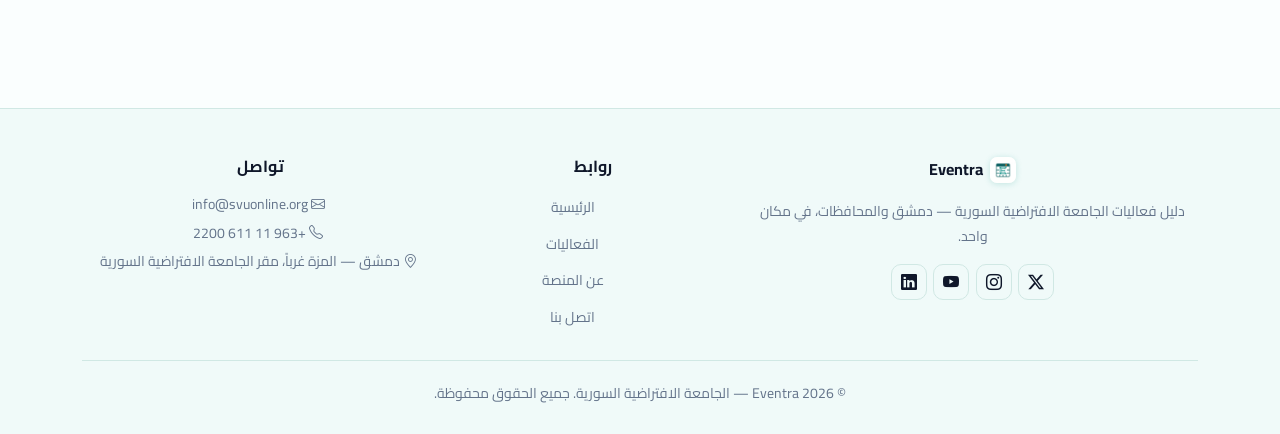
<file: events.html>
<!doctype html>
<html lang="ar" dir="rtl">
<head>
  <meta charset="utf-8">
  <meta name="viewport" content="width=device-width, initial-scale=1">
  <meta name="theme-color" content="#0d9488">
  <script>
    (function(){try{var k='eventra:theme',s=localStorage.getItem(k),d=s==='dark'||(s!=='light'&&window.matchMedia('(prefers-color-scheme:dark)').matches);if(d){document.documentElement.setAttribute('data-bs-theme','dark');var m=document.querySelector('meta[name="theme-color"]');if(m)m.setAttribute('content','#0a1211');}}catch(e){}})();
  </script>
  <link rel="icon" href="assets/img/logo.jpg" type="image/jpeg">
  <title>الفعاليات — Eventra</title>
  <link href="https://cdn.jsdelivr.net/npm/bootstrap@5.3.3/dist/css/bootstrap.min.css" rel="stylesheet">
  <link href="https://cdn.jsdelivr.net/npm/bootstrap-icons@1.11.3/font/bootstrap-icons.css" rel="stylesheet">
  <link rel="preconnect" href="https://fonts.googleapis.com">
  <link rel="preconnect" href="https://fonts.gstatic.com" crossorigin>
  <link href="https://fonts.googleapis.com/css2?family=Cairo:wght@400;600;700;800&family=Inter:wght@500;700;800;900&display=swap" rel="stylesheet">
  <link rel="stylesheet" href="assets/css/styles.css">
</head>
<body>

  <header>
    <nav class="navbar navbar-expand-lg e-navbar sticky-top">
      <div class="container">
        <a class="navbar-brand" href="index.html">
          <img src="assets/img/logo.jpg" alt="" class="e-logo" width="40" height="40">
          Eventra <small class="d-none d-md-inline">· الجامعة الافتراضية السورية</small>
        </a>
        <button class="navbar-toggler border-0" type="button" data-bs-toggle="collapse" data-bs-target="#nav">
          <i class="bi bi-list fs-3"></i>
        </button>
        <div class="collapse navbar-collapse" id="nav">
          <ul class="navbar-nav align-items-lg-center">
            <li class="nav-item"><a class="nav-link" href="index.html"><i class="bi bi-house-door" aria-hidden="true"></i>الرئيسية</a></li>
            <li class="nav-item"><a class="nav-link" href="events.html"><i class="bi bi-calendar-event" aria-hidden="true"></i>الفعاليات</a></li>
            <li class="nav-item"><a class="nav-link" href="about.html"><i class="bi bi-info-circle" aria-hidden="true"></i>عن المنصة</a></li>
            <li class="nav-item"><a class="nav-link" href="contact.html"><i class="bi bi-envelope" aria-hidden="true"></i>اتصل بنا</a></li>
            <li class="nav-item">
              <button type="button" id="darkToggle" class="btn btn-sm btn-outline-primary" title="الوضع الليلي" aria-pressed="false"><i class="bi bi-moon-stars"></i></button>
            </li>
          </ul>
        </div>
      </div>
    </nav>
  </header>

  <main>

    <section class="e-page-hero">
      <div class="container">
        <div class="d-flex align-items-center gap-2 mb-2">
          <span class="ev-eyebrow">Browse Events</span>
        </div>
        <h1>كل الفعاليات</h1>
        <p class="mb-0">استعرض جميع الفعاليات والورش والمؤتمرات القادمة.</p>
      </div>
    </section>

    <div class="ev-filter-bar sticky-top">
      <div class="container">
        <div class="ev-filter-inner">

          <div class="ev-search-wrap">
            <i class="bi bi-search ev-search-icon" aria-hidden="true"></i>
            <input id="searchInput" class="ev-search-input" type="search"
              placeholder="ابحث باسم الفعالية أو الكلمة المفتاحية..." autocomplete="off">
          </div>

          <div class="ev-cat-pills" role="group" aria-label="فلترة حسب التصنيف">
            <button class="ev-cat-pill active" data-cat="" aria-pressed="true">
              <i class="bi bi-grid-3x3-gap" aria-hidden="true"></i>الكل
            </button>
            <button class="ev-cat-pill" data-cat="tech" aria-pressed="false">
              <i class="bi bi-cpu" aria-hidden="true"></i>تقنية
            </button>
            <button class="ev-cat-pill" data-cat="business" aria-pressed="false">
              <i class="bi bi-briefcase" aria-hidden="true"></i>أعمال
            </button>
            <button class="ev-cat-pill" data-cat="social" aria-pressed="false">
              <i class="bi bi-people" aria-hidden="true"></i>اجتماعية
            </button>
            <button class="ev-cat-pill" data-cat="workshop" aria-pressed="false">
              <i class="bi bi-tools" aria-hidden="true"></i>ورش
            </button>
            <button class="ev-cat-pill" data-cat="arts" aria-pressed="false">
              <i class="bi bi-palette" aria-hidden="true"></i>فنون
            </button>
          </div>

          <div class="ev-filter-end">
            <select id="sortSelect" class="ev-sort-select" aria-label="ترتيب النتائج">
              <option value="date-asc">الأقرب أولاً</option>
              <option value="date-desc">الأبعد أولاً</option>
              <option value="alpha">أ–ي</option>
            </select>
          </div>

        </div>
      </div>
    </div>

    <section class="section pt-4">
      <div class="container">
        <p class="ev-results-count mb-3" id="resultsCount"></p>
        <div id="eventsGrid" class="ev-grid row g-4"></div>
        <div id="emptyMsg" class="ev-empty d-none mt-4">
          <i class="bi bi-calendar-x" aria-hidden="true"></i>
          <p>لا توجد فعاليات تطابق معايير البحث.</p>
          <button class="btn btn-outline-primary btn-sm" id="resetFilters">
            <i class="bi bi-arrow-counterclockwise me-1" aria-hidden="true"></i>إعادة ضبط الفلاتر
          </button>
        </div>
      </div>
    </section>

  </main>

  <div class="modal fade" id="bookModal" tabindex="-1" aria-hidden="true">
    <div class="modal-dialog modal-dialog-centered">
      <div class="modal-content">
        <div class="modal-header">
          <h5 class="modal-title"><i class="bi bi-ticket-perforated me-2"></i>حجز مقعد</h5>
          <button type="button" class="btn-close" data-bs-dismiss="modal"></button>
        </div>
        <div class="modal-body">
          <form class="e-form">
            <div class="mb-3"><label class="form-label">الاسم الكامل</label><input class="form-control" required></div>
            <div class="mb-3"><label class="form-label">البريد الإلكتروني</label><input type="email" class="form-control" required></div>
          </form>
        </div>
        <div class="modal-footer">
          <button class="btn btn-outline-secondary" data-bs-dismiss="modal">إلغاء</button>
          <button class="btn btn-primary" id="bookConfirm"><i class="bi bi-check2" aria-hidden="true"></i>تأكيد</button>
        </div>
      </div>
    </div>
  </div>

  <footer class="e-footer">
    <div class="container">
      <div class="row g-4">
        <div class="col-md-5">
          <h5 class="e-footer-brand">
            <img src="assets/img/logo.jpg" alt="" class="e-logo--footer" width="26" height="26">
            Eventra
          </h5>
          <p class="small mb-3 mx-auto" style="max-width: 28rem;">دليل فعاليات الجامعة الافتراضية السورية — دمشق والمحافظات، في مكان واحد.</p>
          <div class="socials">
            <a href="https://x.com/SVUOnline" aria-label="Twitter" target="_blank" rel="noopener noreferrer"><i class="bi bi-twitter-x"></i></a>
            <a href="https://www.instagram.com/svuonline/" aria-label="Instagram" target="_blank" rel="noopener noreferrer"><i class="bi bi-instagram"></i></a>
            <a href="https://www.youtube.com/@syrianvirtualuniversity" aria-label="YouTube" target="_blank" rel="noopener noreferrer"><i class="bi bi-youtube"></i></a>
            <a href="https://www.linkedin.com/school/syrian-virtual-university/" aria-label="LinkedIn" target="_blank" rel="noopener noreferrer"><i class="bi bi-linkedin"></i></a>
          </div>
        </div>
        <div class="col-6 col-md-3">
          <h5>روابط</h5>
          <ul class="list-unstyled small">
            <li><a href="index.html">الرئيسية</a></li>
            <li><a href="events.html">الفعاليات</a></li>
            <li><a href="about.html">عن المنصة</a></li>
            <li><a href="contact.html">اتصل بنا</a></li>
          </ul>
        </div>
        <div class="col-6 col-md-4">
          <h5>تواصل</h5>
          <p class="small mb-1"><i class="bi bi-envelope me-1"></i> info@svuonline.org</p>
          <p class="small mb-1"><i class="bi bi-telephone me-1"></i> +963 11 611 2200</p>
          <p class="small mb-0"><i class="bi bi-geo-alt me-1"></i> دمشق — المزة غرباً، مقر الجامعة الافتراضية السورية</p>
        </div>
      </div>
      <p class="e-footer__copyright">© 2026 Eventra — الجامعة الافتراضية السورية. جميع الحقوق محفوظة.</p>
    </div>
  </footer>

  <button id="scrollTopBtn" aria-label="العودة للأعلى"><i class="bi bi-arrow-up"></i></button>
  <script src="https://cdn.jsdelivr.net/npm/bootstrap@5.3.3/dist/js/bootstrap.bundle.min.js"></script>
  <script src="assets/js/main.js"></script>
</body>
</html>
</file>
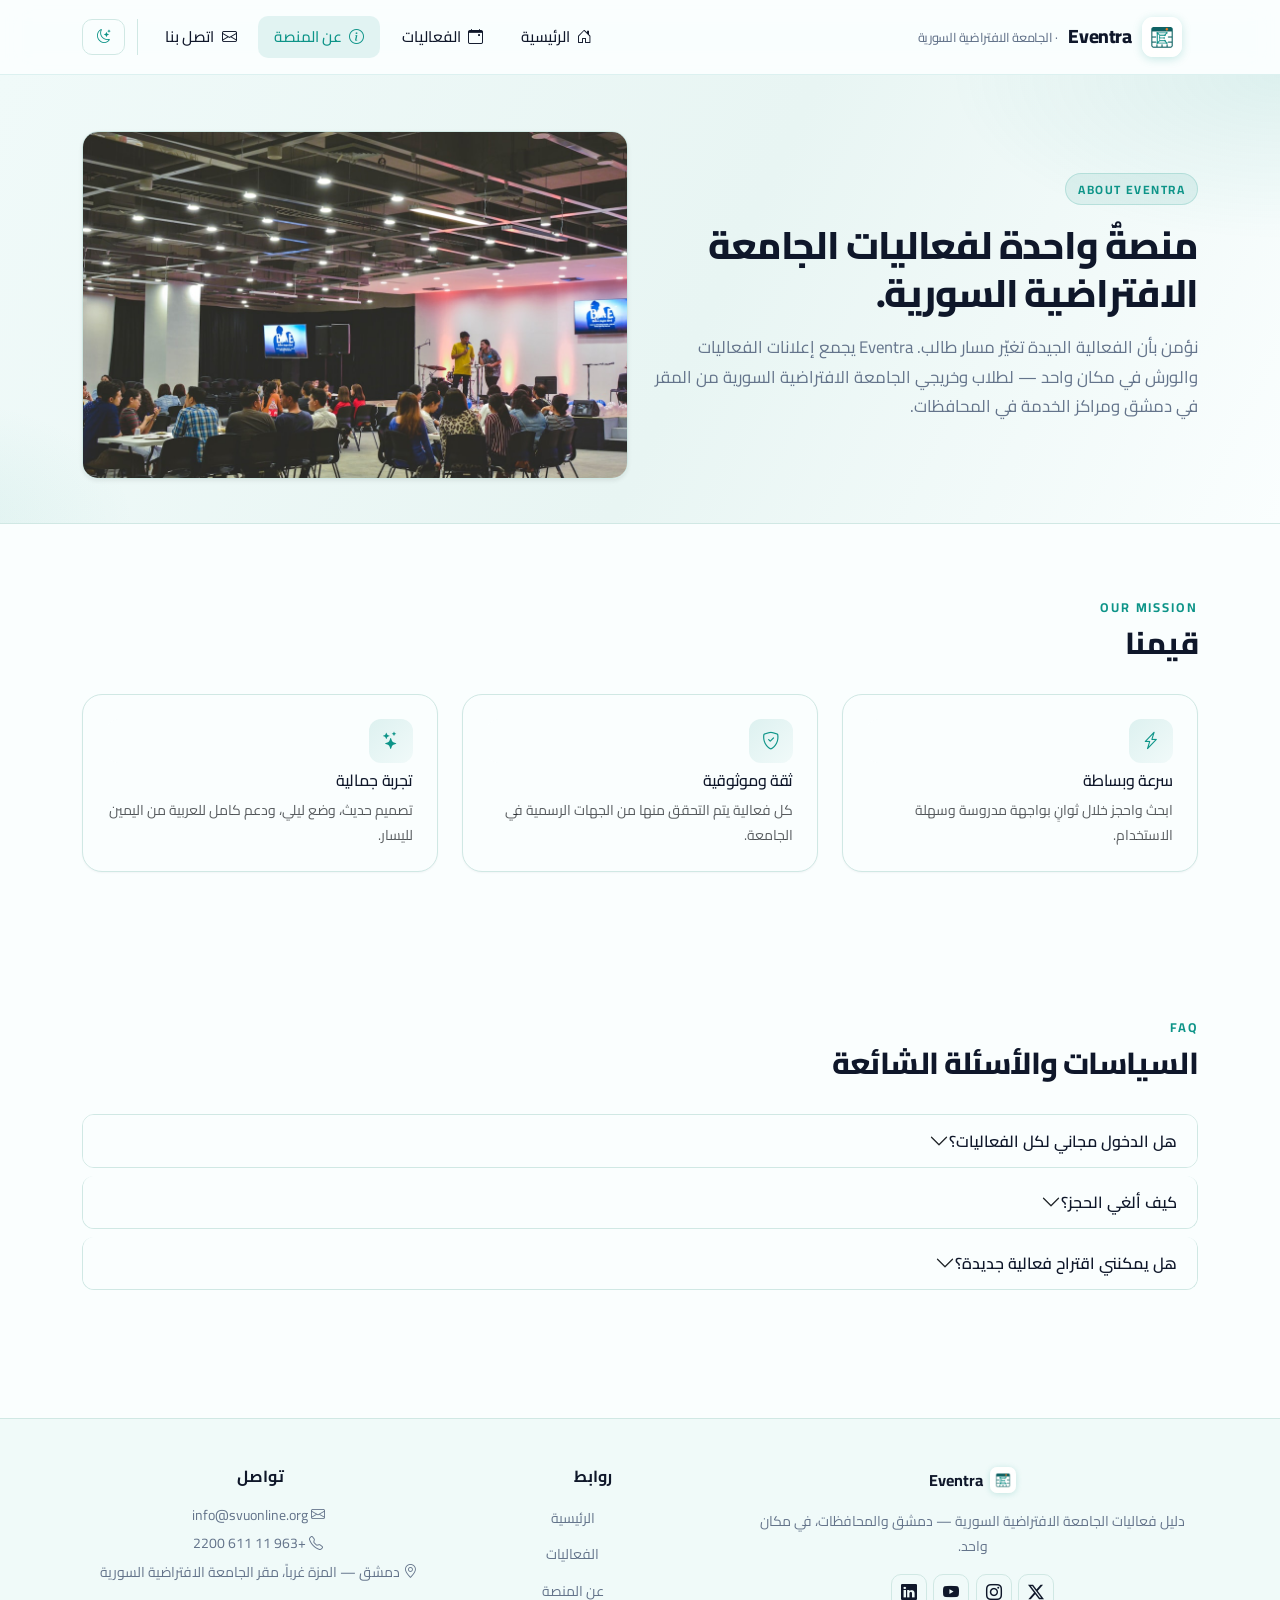
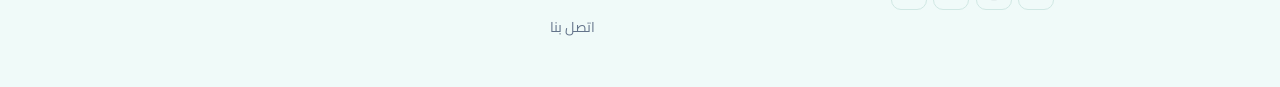
<file: docs/about.html>
<!doctype html>
<html lang="ar" dir="rtl">
<head>
  <meta charset="utf-8">
  <meta name="viewport" content="width=device-width, initial-scale=1">
  <meta name="theme-color" content="#0d9488">
  <script>
    (function(){try{var k='eventra:theme',s=localStorage.getItem(k),d=s==='dark'||(s!=='light'&&window.matchMedia('(prefers-color-scheme:dark)').matches);if(d){document.documentElement.setAttribute('data-bs-theme','dark');var m=document.querySelector('meta[name="theme-color"]');if(m)m.setAttribute('content','#0a1211');}}catch(e){}})();
  </script>
  <link rel="icon" href="assets/img/logo.jpg" type="image/jpeg">
  <title>عن المنصة — Eventra</title>
  <link href="https://cdn.jsdelivr.net/npm/bootstrap@5.3.3/dist/css/bootstrap.min.css" rel="stylesheet">
  <link href="https://cdn.jsdelivr.net/npm/bootstrap-icons@1.11.3/font/bootstrap-icons.css" rel="stylesheet">
  <link href="https://fonts.googleapis.com/css2?family=Cairo:wght@400;600;700;800&family=Inter:wght@500;700;800;900&display=swap" rel="stylesheet">
  <link rel="stylesheet" href="assets/css/styles.css">
</head>
<body>

  <header>
    <nav class="navbar navbar-expand-lg e-navbar sticky-top">
      <div class="container">
        <a class="navbar-brand" href="index.html">
          <img src="assets/img/logo.jpg" alt="" class="e-logo" width="40" height="40">
          Eventra <small class="d-none d-md-inline">· الجامعة الافتراضية السورية</small>
        </a>
        <button class="navbar-toggler border-0" data-bs-toggle="collapse" data-bs-target="#nav"><i class="bi bi-list fs-3"></i></button>
        <div class="collapse navbar-collapse" id="nav">
          <ul class="navbar-nav align-items-lg-center">
            <li class="nav-item"><a class="nav-link" href="index.html"><i class="bi bi-house-door" aria-hidden="true"></i>الرئيسية</a></li>
            <li class="nav-item"><a class="nav-link" href="events.html"><i class="bi bi-calendar-event" aria-hidden="true"></i>الفعاليات</a></li>
            <li class="nav-item"><a class="nav-link active" href="about.html"><i class="bi bi-info-circle" aria-hidden="true"></i>عن المنصة</a></li>
            <li class="nav-item"><a class="nav-link" href="contact.html"><i class="bi bi-envelope" aria-hidden="true"></i>اتصل بنا</a></li>
            <li class="nav-item"><button type="button" id="darkToggle" class="btn btn-sm btn-outline-primary" aria-pressed="false"><i class="bi bi-moon-stars"></i></button></li>
          </ul>
        </div>
      </div>
    </nav>
  </header>

  <main>

    <section class="e-page-hero">
      <div class="container">
        <div class="row align-items-center g-4">
          <div class="col-lg-6">
            <span class="ev-eyebrow">About Eventra</span>
            <h1 class="mt-3">منصةٌ واحدة لفعاليات الجامعة الافتراضية السورية.</h1>
            <p class="mt-3">نؤمن بأن الفعالية الجيدة تغيّر مسار طالب. Eventra يجمع إعلانات الفعاليات والورش في مكان واحد — لطلاب وخريجي الجامعة الافتراضية السورية من المقر في دمشق ومراكز الخدمة في المحافظات.</p>
          </div>
          <div class="col-lg-6">
            <img src="assets/img/about-hero.jpg" alt="طلاب في فعالية" class="img-fluid rounded-4 shadow-sm" style="border:1px solid var(--e-border);">
          </div>
        </div>
      </div>
    </section>

    <section class="section">
      <div class="container">
        <div class="section-title">
          <div>
            <span class="eyebrow">Our Mission</span>
            <h2>قيمنا</h2>
          </div>
        </div>
        <div class="row g-4">
          <div class="col-md-4">
            <div class="e-card p-4 h-100">
              <div class="cat-tile mb-2 align-items-start" style="border:none; padding:0;"><div class="icon"><i class="bi bi-lightning-charge"></i></div></div>
              <h3 class="h6 mt-2 mb-2">سرعة وبساطة</h3>
              <p class="text-muted small mb-0">ابحث واحجز خلال ثوانٍ بواجهة مدروسة وسهلة الاستخدام.</p>
            </div>
          </div>
          <div class="col-md-4">
            <div class="e-card p-4 h-100">
              <div class="cat-tile mb-2 align-items-start" style="border:none; padding:0;"><div class="icon"><i class="bi bi-shield-check"></i></div></div>
              <h3 class="h6 mt-2 mb-2">ثقة وموثوقية</h3>
              <p class="text-muted small mb-0">كل فعالية يتم التحقق منها من الجهات الرسمية في الجامعة.</p>
            </div>
          </div>
          <div class="col-md-4">
            <div class="e-card p-4 h-100">
              <div class="cat-tile mb-2 align-items-start" style="border:none; padding:0;"><div class="icon"><i class="bi bi-stars"></i></div></div>
              <h3 class="h6 mt-2 mb-2">تجربة جمالية</h3>
              <p class="text-muted small mb-0">تصميم حديث، وضع ليلي، ودعم كامل للعربية من اليمين لليسار.</p>
            </div>
          </div>
        </div>
      </div>
    </section>

    <section class="section">
      <div class="container">
        <div class="section-title"><div><span class="eyebrow">FAQ</span><h2>السياسات والأسئلة الشائعة</h2></div></div>
        <div class="accordion" id="faq">
          <div class="accordion-item">
            <h2 class="accordion-header"><button class="accordion-button collapsed" data-bs-toggle="collapse" data-bs-target="#q1">هل الدخول مجاني لكل الفعاليات؟</button></h2>
            <div id="q1" class="accordion-collapse collapse" data-bs-parent="#faq"><div class="accordion-body small text-muted">معظم الفعاليات مجانية للطلاب المسجلين، مع وجود بعض الفعاليات الخاصة التي قد تتطلب رسوماً رمزية.</div></div>
          </div>
          <div class="accordion-item">
            <h2 class="accordion-header"><button class="accordion-button collapsed" data-bs-toggle="collapse" data-bs-target="#q2">كيف ألغي الحجز؟</button></h2>
            <div id="q2" class="accordion-collapse collapse" data-bs-parent="#faq"><div class="accordion-body small text-muted">يمكنك الإلغاء حتى 24 ساعة قبل بدء الفعالية من صفحة تفاصيلها.</div></div>
          </div>
          <div class="accordion-item">
            <h2 class="accordion-header"><button class="accordion-button collapsed" data-bs-toggle="collapse" data-bs-target="#q3">هل يمكنني اقتراح فعالية جديدة؟</button></h2>
            <div id="q3" class="accordion-collapse collapse" data-bs-parent="#faq"><div class="accordion-body small text-muted">نعم! راسلنا عبر صفحة اتصل بنا وسيتواصل معك الفريق خلال 48 ساعة.</div></div>
          </div>
        </div>
      </div>
    </section>

  </main>

  <footer class="e-footer">
    <div class="container">
      <div class="row g-4">
        <div class="col-md-5">
          <h5 class="e-footer-brand">
            <img src="assets/img/logo.jpg" alt="" class="e-logo--footer" width="26" height="26">
            Eventra
          </h5>
          <p class="small mb-3 mx-auto" style="max-width: 28rem;">دليل فعاليات الجامعة الافتراضية السورية — دمشق والمحافظات، في مكان واحد.</p>
          <div class="socials">
            <a href="https://x.com/SVUOnline" aria-label="Twitter" target="_blank" rel="noopener noreferrer"><i class="bi bi-twitter-x"></i></a>
            <a href="https://www.instagram.com/svuonline/" aria-label="Instagram" target="_blank" rel="noopener noreferrer"><i class="bi bi-instagram"></i></a>
            <a href="https://www.youtube.com/@syrianvirtualuniversity" aria-label="YouTube" target="_blank" rel="noopener noreferrer"><i class="bi bi-youtube"></i></a>
            <a href="https://www.linkedin.com/school/syrian-virtual-university/" aria-label="LinkedIn" target="_blank" rel="noopener noreferrer"><i class="bi bi-linkedin"></i></a>
          </div>
        </div>
        <div class="col-6 col-md-3">
          <h5>روابط</h5>
          <ul class="list-unstyled small">
            <li><a href="index.html">الرئيسية</a></li>
            <li><a href="events.html">الفعاليات</a></li>
            <li><a href="about.html">عن المنصة</a></li>
            <li><a href="contact.html">اتصل بنا</a></li>
          </ul>
        </div>
        <div class="col-6 col-md-4">
          <h5>تواصل</h5>
          <p class="small mb-1"><i class="bi bi-envelope me-1"></i> info@svuonline.org</p>
          <p class="small mb-1"><i class="bi bi-telephone me-1"></i> +963 11 611 2200</p>
          <p class="small mb-0"><i class="bi bi-geo-alt me-1"></i> دمشق — المزة غرباً، مقر الجامعة الافتراضية السورية</p>
        </div>
      </div>
    </div>
  </footer>

  <button id="scrollTopBtn" aria-label="العودة للأعلى"><i class="bi bi-arrow-up"></i></button>
  <script src="https://cdn.jsdelivr.net/npm/bootstrap@5.3.3/dist/js/bootstrap.bundle.min.js"></script>
  <script src="assets/js/main.js"></script>
</body>
</html>
</file>
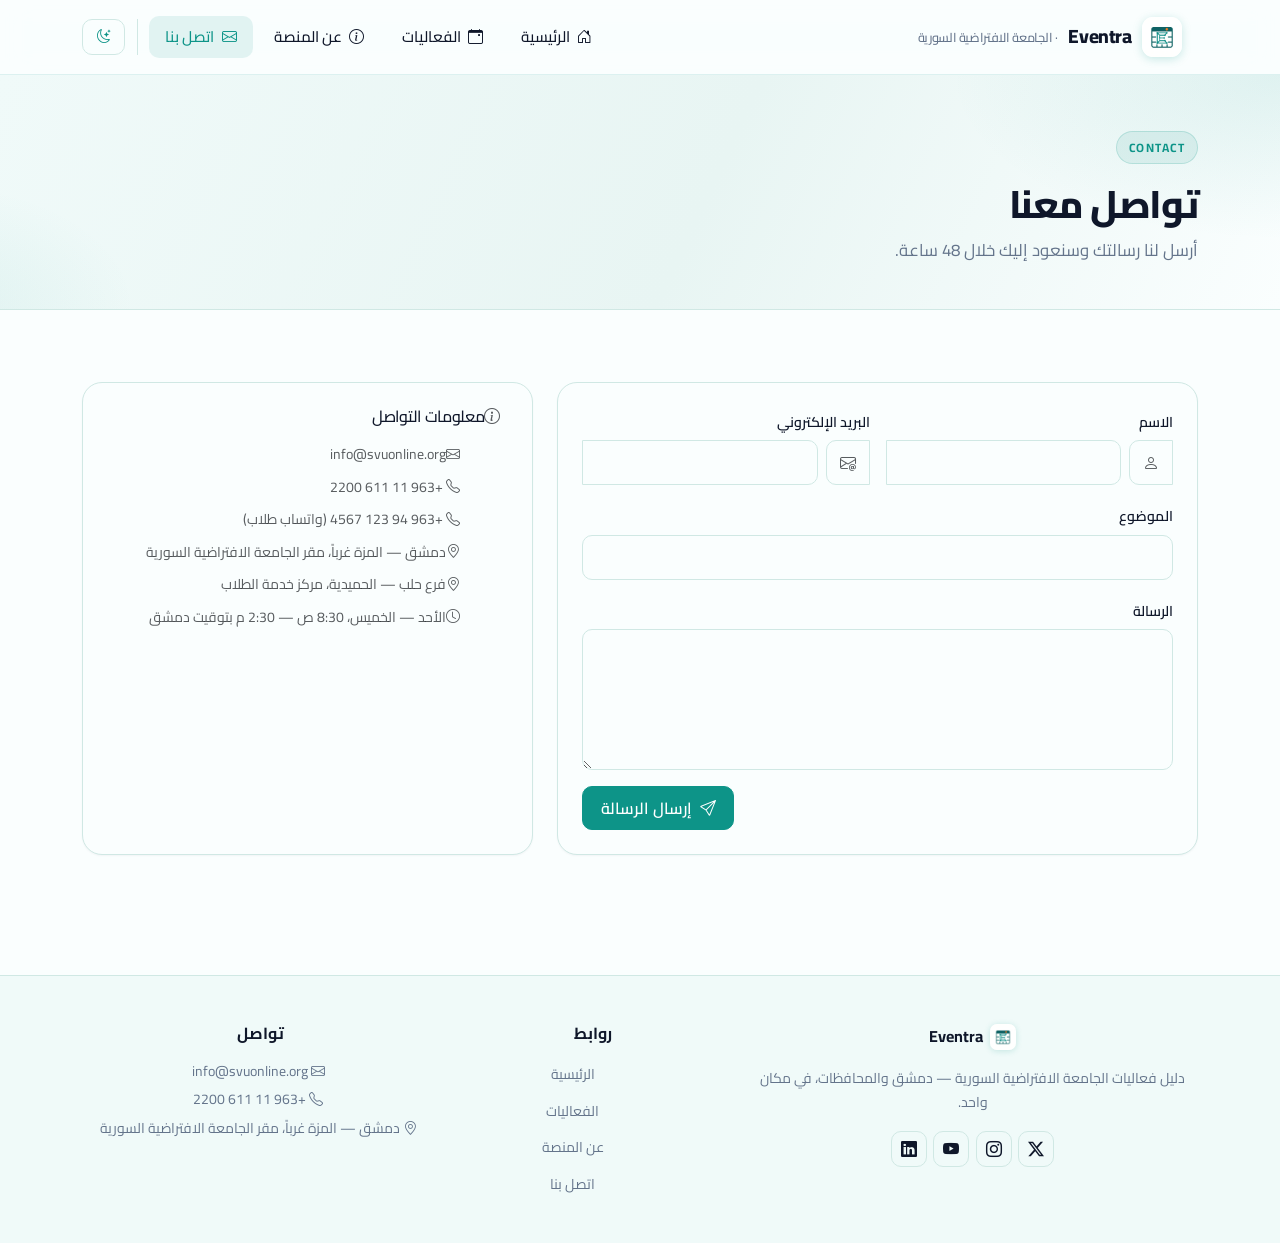
<file: docs/contact.html>
<!doctype html>
<html lang="ar" dir="rtl">
<head>
  <meta charset="utf-8">
  <meta name="viewport" content="width=device-width, initial-scale=1">
  <meta name="theme-color" content="#0d9488">
  <script>
    (function(){try{var k='eventra:theme',s=localStorage.getItem(k),d=s==='dark'||(s!=='light'&&window.matchMedia('(prefers-color-scheme:dark)').matches);if(d){document.documentElement.setAttribute('data-bs-theme','dark');var m=document.querySelector('meta[name="theme-color"]');if(m)m.setAttribute('content','#0a1211');}}catch(e){}})();
  </script>
  <link rel="icon" href="assets/img/logo.jpg" type="image/jpeg">
  <title>اتصل بنا — Eventra</title>
  <link href="https://cdn.jsdelivr.net/npm/bootstrap@5.3.3/dist/css/bootstrap.min.css" rel="stylesheet">
  <link href="https://cdn.jsdelivr.net/npm/bootstrap-icons@1.11.3/font/bootstrap-icons.css" rel="stylesheet">
  <link href="https://fonts.googleapis.com/css2?family=Cairo:wght@400;600;700;800&family=Inter:wght@500;700;800;900&display=swap" rel="stylesheet">
  <link rel="stylesheet" href="assets/css/styles.css">
</head>
<body>

  <header>
    <nav class="navbar navbar-expand-lg e-navbar sticky-top">
      <div class="container">
        <a class="navbar-brand" href="index.html">
          <img src="assets/img/logo.jpg" alt="" class="e-logo" width="40" height="40">
          Eventra <small class="d-none d-md-inline">· الجامعة الافتراضية السورية</small>
        </a>
        <button class="navbar-toggler border-0" data-bs-toggle="collapse" data-bs-target="#nav"><i class="bi bi-list fs-3"></i></button>
        <div class="collapse navbar-collapse" id="nav">
          <ul class="navbar-nav align-items-lg-center">
            <li class="nav-item"><a class="nav-link" href="index.html"><i class="bi bi-house-door" aria-hidden="true"></i>الرئيسية</a></li>
            <li class="nav-item"><a class="nav-link" href="events.html"><i class="bi bi-calendar-event" aria-hidden="true"></i>الفعاليات</a></li>
            <li class="nav-item"><a class="nav-link" href="about.html"><i class="bi bi-info-circle" aria-hidden="true"></i>عن المنصة</a></li>
            <li class="nav-item"><a class="nav-link active" href="contact.html"><i class="bi bi-envelope" aria-hidden="true"></i>اتصل بنا</a></li>
            <li class="nav-item"><button type="button" id="darkToggle" class="btn btn-sm btn-outline-primary" aria-pressed="false"><i class="bi bi-moon-stars"></i></button></li>
          </ul>
        </div>
      </div>
    </nav>
  </header>

  <main>

    <section class="e-page-hero">
      <div class="container">
        <span class="ev-eyebrow">Contact</span>
        <h1 class="mt-3">تواصل معنا</h1>
        <p class="mb-0">أرسل لنا رسالتك وسنعود إليك خلال 48 ساعة.</p>
      </div>
    </section>

    <section class="section">
      <div class="container">
        <div class="row g-4">
          <div class="col-lg-7">
            <div class="e-card p-4">
              <div id="formAlert" class="alert d-none" role="alert"></div>
              <form id="contactForm" class="e-form" novalidate>
                <div class="row g-3">
                  <div class="col-md-6">
                    <label class="form-label">الاسم</label>
                    <div class="input-group">
                      <span class="input-group-text bg-transparent"><i class="bi bi-person text-muted"></i></span>
                      <input type="text" id="name" class="form-control" required>
                    </div>
                    <div class="invalid-feedback">يرجى إدخال الاسم.</div>
                  </div>
                  <div class="col-md-6">
                    <label class="form-label">البريد الإلكتروني</label>
                    <div class="input-group">
                      <span class="input-group-text bg-transparent"><i class="bi bi-envelope-at text-muted"></i></span>
                      <input type="email" id="email" class="form-control" required>
                    </div>
                    <div class="invalid-feedback">يرجى إدخال بريد صحيح.</div>
                  </div>
                  <div class="col-12">
                    <label class="form-label">الموضوع</label>
                    <input type="text" id="subject" class="form-control" required minlength="3">
                    <div class="invalid-feedback">يرجى كتابة موضوع (3 أحرف على الأقل).</div>
                  </div>
                  <div class="col-12">
                    <label class="form-label">الرسالة</label>
                    <textarea id="message" rows="5" class="form-control" required minlength="10"></textarea>
                    <div class="invalid-feedback">الرسالة قصيرة جداً (10 أحرف على الأقل).</div>
                  </div>
                  <div class="col-12 d-flex justify-content-end">
                    <button class="btn btn-primary"><i class="bi bi-send" aria-hidden="true"></i>إرسال الرسالة</button>
                  </div>
                </div>
              </form>
            </div>
          </div>
          <div class="col-lg-5">
            <div class="e-card p-4 h-100">
              <h3 class="h6 mb-3"><i class="bi bi-info-circle me-2 text-muted"></i>معلومات التواصل</h3>
              <ul class="list-unstyled small text-muted mb-3">
                <li class="mb-2"><i class="bi bi-envelope me-2"></i>info@svuonline.org</li>
                <li class="mb-2"><i class="bi bi-telephone me-2"></i> +963 11 611 2200 <span class="text-muted"></span></li>
                <li class="mb-2"><i class="bi bi-telephone me-2"></i> +963 94 123 4567 <span class="text-muted">(واتساب طلاب)</span></li>
                <li class="mb-2"><i class="bi bi-geo-alt me-2"></i>دمشق — المزة غرباً، مقر الجامعة الافتراضية السورية</li>
                <li class="mb-2"><i class="bi bi-geo-alt me-2"></i>فرع حلب — الحميدية، مركز خدمة الطلاب</li>
                <li><i class="bi bi-clock me-2"></i>الأحد — الخميس، 8:30 ص — 2:30 م بتوقيت دمشق</li>
              </ul>
            </div>
          </div>
        </div>
      </div>
    </section>

  </main>

  <footer class="e-footer">
    <div class="container">
      <div class="row g-4">
        <div class="col-md-5">
          <h5 class="e-footer-brand">
            <img src="assets/img/logo.jpg" alt="" class="e-logo--footer" width="26" height="26">
            Eventra
          </h5>
          <p class="small mb-3 mx-auto" style="max-width: 28rem;">دليل فعاليات الجامعة الافتراضية السورية — دمشق والمحافظات، في مكان واحد.</p>
          <div class="socials">
            <a href="https://x.com/SVUOnline" aria-label="Twitter" target="_blank" rel="noopener noreferrer"><i class="bi bi-twitter-x"></i></a>
            <a href="https://www.instagram.com/svuonline/" aria-label="Instagram" target="_blank" rel="noopener noreferrer"><i class="bi bi-instagram"></i></a>
            <a href="https://www.youtube.com/@syrianvirtualuniversity" aria-label="YouTube" target="_blank" rel="noopener noreferrer"><i class="bi bi-youtube"></i></a>
            <a href="https://www.linkedin.com/school/syrian-virtual-university/" aria-label="LinkedIn" target="_blank" rel="noopener noreferrer"><i class="bi bi-linkedin"></i></a>
          </div>
        </div>
        <div class="col-6 col-md-3">
          <h5>روابط</h5>
          <ul class="list-unstyled small">
            <li><a href="index.html">الرئيسية</a></li>
            <li><a href="events.html">الفعاليات</a></li>
            <li><a href="about.html">عن المنصة</a></li>
            <li><a href="contact.html">اتصل بنا</a></li>
          </ul>
        </div>
        <div class="col-6 col-md-4">
          <h5>تواصل</h5>
          <p class="small mb-1"><i class="bi bi-envelope me-1"></i> info@svuonline.org</p>
          <p class="small mb-1"><i class="bi bi-telephone me-1"></i> +963 11 611 2200</p>
          <p class="small mb-0"><i class="bi bi-geo-alt me-1"></i> دمشق — المزة غرباً، مقر الجامعة الافتراضية السورية</p>
        </div>
      </div>
    </div>
  </footer>

  <button id="scrollTopBtn" aria-label="العودة للأعلى"><i class="bi bi-arrow-up"></i></button>
  <script src="https://cdn.jsdelivr.net/npm/bootstrap@5.3.3/dist/js/bootstrap.bundle.min.js"></script>
  <script src="assets/js/main.js"></script>
</body>
</html>
</file>
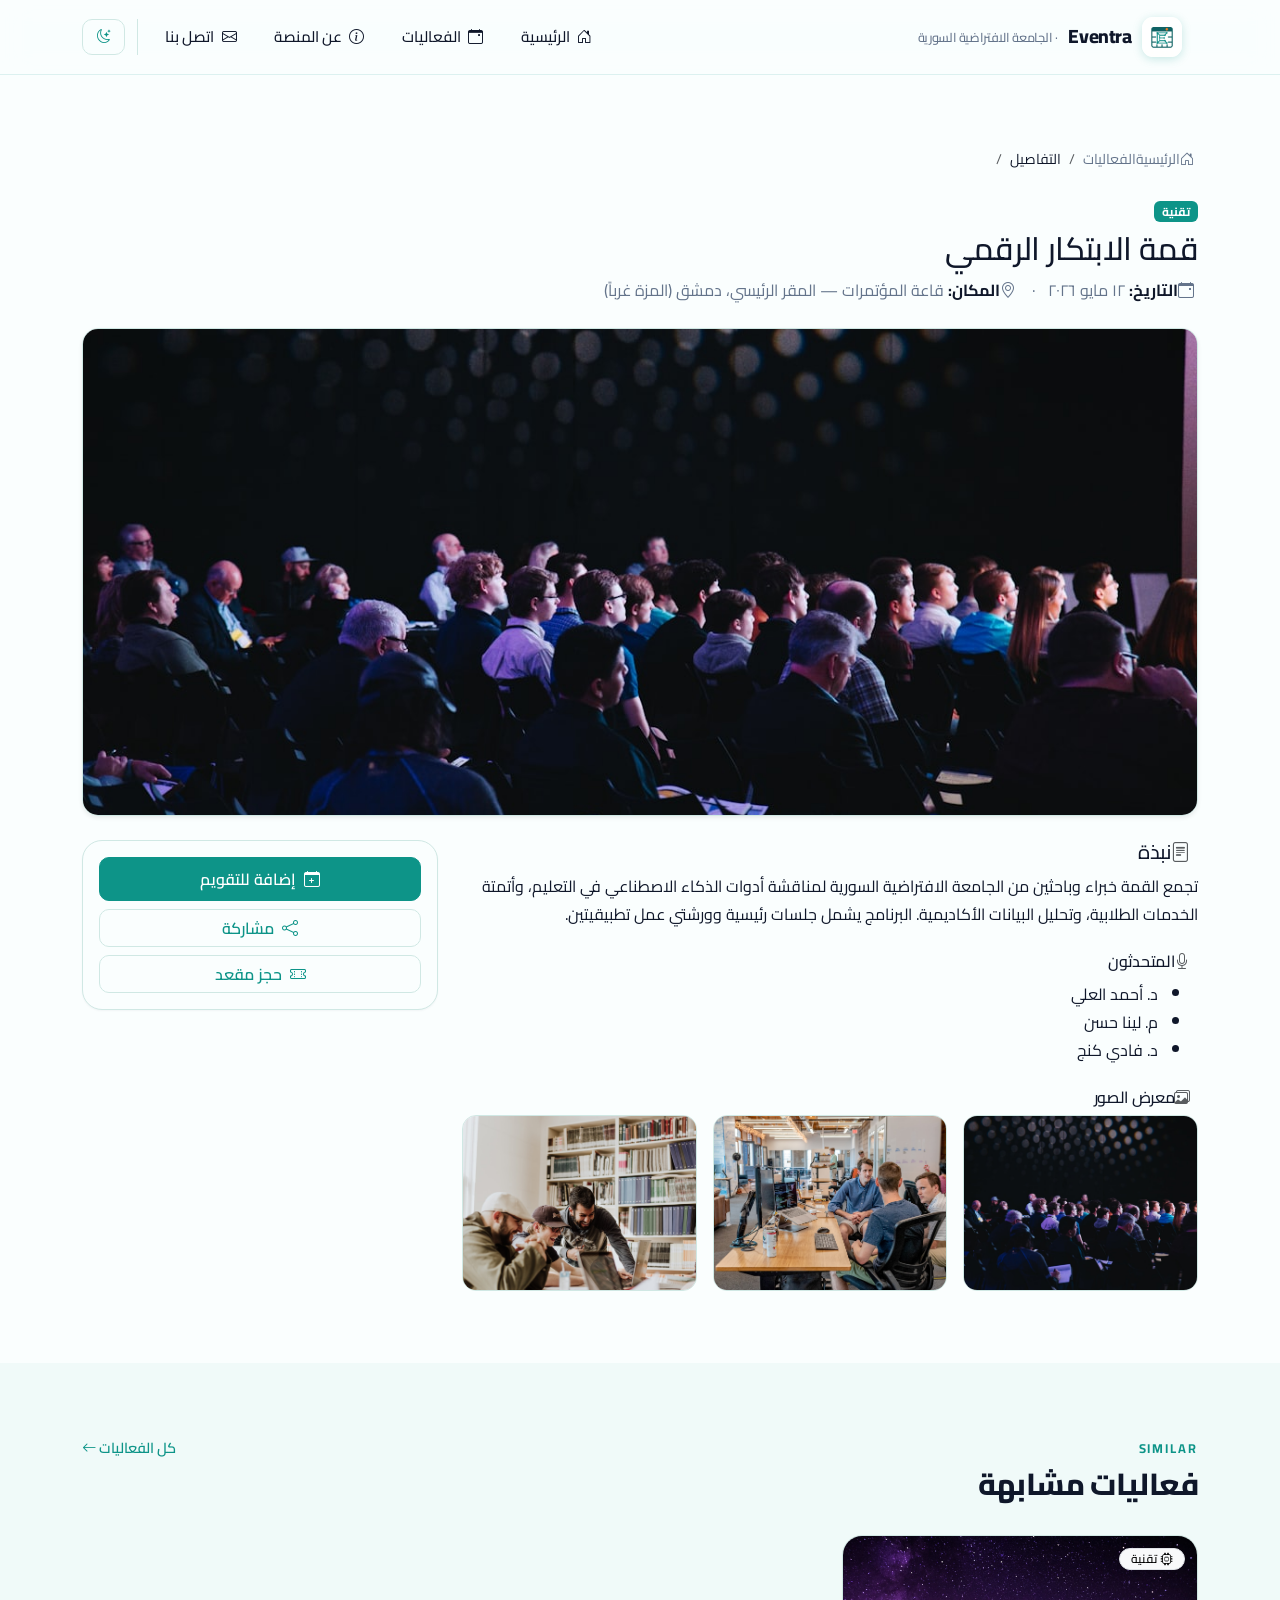
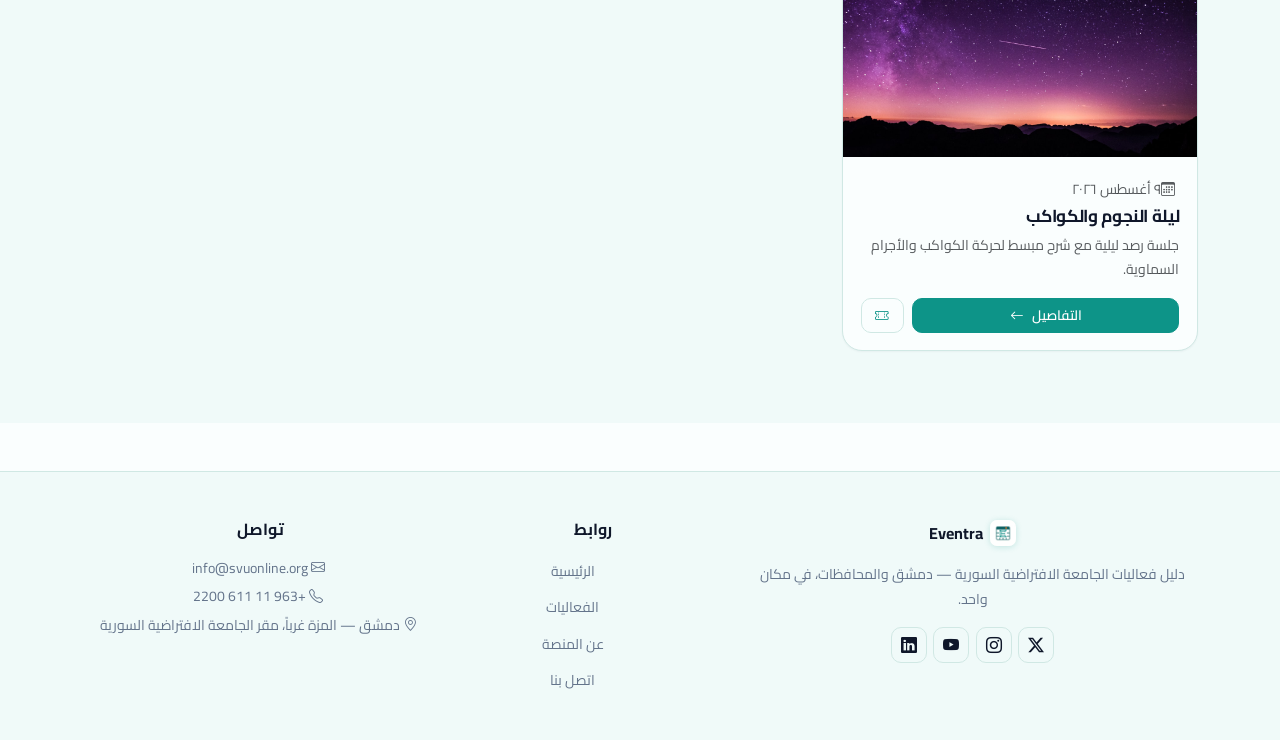
<file: docs/event.html>
<!doctype html>
<html lang="ar" dir="rtl">
<head>
  <meta charset="utf-8">
  <meta name="viewport" content="width=device-width, initial-scale=1">
  <meta name="theme-color" content="#0d9488">
  <script>
    (function(){try{var k='eventra:theme',s=localStorage.getItem(k),d=s==='dark'||(s!=='light'&&window.matchMedia('(prefers-color-scheme:dark)').matches);if(d){document.documentElement.setAttribute('data-bs-theme','dark');var m=document.querySelector('meta[name="theme-color"]');if(m)m.setAttribute('content','#0a1211');}}catch(e){}})();
  </script>
  <link rel="icon" href="assets/img/logo.jpg" type="image/jpeg">
  <title>تفاصيل الفعالية — Eventra</title>
  <link href="https://cdn.jsdelivr.net/npm/bootstrap@5.3.3/dist/css/bootstrap.min.css" rel="stylesheet">
  <link href="https://cdn.jsdelivr.net/npm/bootstrap-icons@1.11.3/font/bootstrap-icons.css" rel="stylesheet">
  <link href="https://fonts.googleapis.com/css2?family=Cairo:wght@400;600;700;800&family=Inter:wght@500;700;800;900&display=swap" rel="stylesheet">
  <link rel="stylesheet" href="assets/css/styles.css">
</head>
<body>

  <header>
    <nav class="navbar navbar-expand-lg e-navbar sticky-top">
      <div class="container">
        <a class="navbar-brand" href="index.html">
          <img src="assets/img/logo.jpg" alt="" class="e-logo" width="40" height="40">
          Eventra <small class="d-none d-md-inline">· الجامعة الافتراضية السورية</small>
        </a>
        <button class="navbar-toggler border-0" type="button" data-bs-toggle="collapse" data-bs-target="#nav">
          <i class="bi bi-list fs-3"></i>
        </button>
        <div class="collapse navbar-collapse" id="nav">
          <ul class="navbar-nav align-items-lg-center">
            <li class="nav-item"><a class="nav-link" href="index.html"><i class="bi bi-house-door" aria-hidden="true"></i>الرئيسية</a></li>
            <li class="nav-item"><a class="nav-link" href="events.html"><i class="bi bi-calendar-event" aria-hidden="true"></i>الفعاليات</a></li>
            <li class="nav-item"><a class="nav-link" href="about.html"><i class="bi bi-info-circle" aria-hidden="true"></i>عن المنصة</a></li>
            <li class="nav-item"><a class="nav-link" href="contact.html"><i class="bi bi-envelope" aria-hidden="true"></i>اتصل بنا</a></li>
            <li class="nav-item">
              <button type="button" id="darkToggle" class="btn btn-sm btn-outline-primary" title="الوضع الليلي" aria-pressed="false"><i class="bi bi-moon-stars"></i></button>
            </li>
          </ul>
        </div>
      </div>
    </nav>
  </header>

  <main>
    <section class="section">
      <div class="container">
        <nav aria-label="breadcrumb" class="mb-4">
          <ol class="breadcrumb">
            <li class="breadcrumb-item"><a href="index.html"><i class="bi bi-house-door me-1"></i>الرئيسية</a></li>
            <li class="breadcrumb-item"><a href="events.html">الفعاليات</a></li>
            <li class="breadcrumb-item active" aria-current="page">التفاصيل</li>
          </ol>
        </nav>

        <div id="eventDetails"></div>
      </div>
    </section>

    <section class="section section-alt">
      <div class="container">
        <div class="section-title">
          <div>
            <span class="eyebrow">Similar</span>
            <h2>فعاليات مشابهة</h2>
          </div>
          <a href="events.html">كل الفعاليات <i class="bi bi-arrow-left"></i></a>
        </div>
        <div id="similarGrid" class="row g-4"></div>
      </div>
    </section>
  </main>

  <div class="modal fade" id="bookModal" tabindex="-1" aria-hidden="true">
    <div class="modal-dialog modal-dialog-centered">
      <div class="modal-content">
        <div class="modal-header">
          <h5 class="modal-title"><i class="bi bi-ticket-perforated me-2"></i>حجز مقعد</h5>
          <button type="button" class="btn-close" data-bs-dismiss="modal"></button>
        </div>
        <div class="modal-body">
          <form class="e-form">
            <div class="mb-3"><label class="form-label">الاسم الكامل</label><input class="form-control" required></div>
            <div class="mb-3"><label class="form-label">البريد الإلكتروني</label><input type="email" class="form-control" required></div>
          </form>
        </div>
        <div class="modal-footer">
          <button class="btn btn-outline-secondary" data-bs-dismiss="modal">إلغاء</button>
          <button class="btn btn-primary" id="bookConfirm"><i class="bi bi-check2" aria-hidden="true"></i>تأكيد</button>
        </div>
      </div>
    </div>
  </div>

  <footer class="e-footer">
    <div class="container">
      <div class="row g-4">
        <div class="col-md-5">
          <h5 class="e-footer-brand">
            <img src="assets/img/logo.jpg" alt="" class="e-logo--footer" width="26" height="26">
            Eventra
          </h5>
          <p class="small mb-3 mx-auto" style="max-width: 28rem;">دليل فعاليات الجامعة الافتراضية السورية — دمشق والمحافظات، في مكان واحد.</p>
          <div class="socials">
            <a href="https://x.com/SVUOnline" aria-label="Twitter" target="_blank" rel="noopener noreferrer"><i class="bi bi-twitter-x"></i></a>
            <a href="https://www.instagram.com/svuonline/" aria-label="Instagram" target="_blank" rel="noopener noreferrer"><i class="bi bi-instagram"></i></a>
            <a href="https://www.youtube.com/@syrianvirtualuniversity" aria-label="YouTube" target="_blank" rel="noopener noreferrer"><i class="bi bi-youtube"></i></a>
            <a href="https://www.linkedin.com/school/syrian-virtual-university/" aria-label="LinkedIn" target="_blank" rel="noopener noreferrer"><i class="bi bi-linkedin"></i></a>
          </div>
        </div>
        <div class="col-6 col-md-3">
          <h5>روابط</h5>
          <ul class="list-unstyled small">
            <li><a href="index.html">الرئيسية</a></li>
            <li><a href="events.html">الفعاليات</a></li>
            <li><a href="about.html">عن المنصة</a></li>
            <li><a href="contact.html">اتصل بنا</a></li>
          </ul>
        </div>
        <div class="col-6 col-md-4">
          <h5>تواصل</h5>
          <p class="small mb-1"><i class="bi bi-envelope me-1"></i> info@svuonline.org</p>
          <p class="small mb-1"><i class="bi bi-telephone me-1"></i> +963 11 611 2200</p>
          <p class="small mb-0"><i class="bi bi-geo-alt me-1"></i> دمشق — المزة غرباً، مقر الجامعة الافتراضية السورية</p>
        </div>
      </div>
    </div>
  </footer>

  <button id="scrollTopBtn" aria-label="العودة للأعلى"><i class="bi bi-arrow-up"></i></button>
  <script src="https://cdn.jsdelivr.net/npm/bootstrap@5.3.3/dist/js/bootstrap.bundle.min.js"></script>
  <script src="assets/js/main.js"></script>
</body>
</html>
</file>
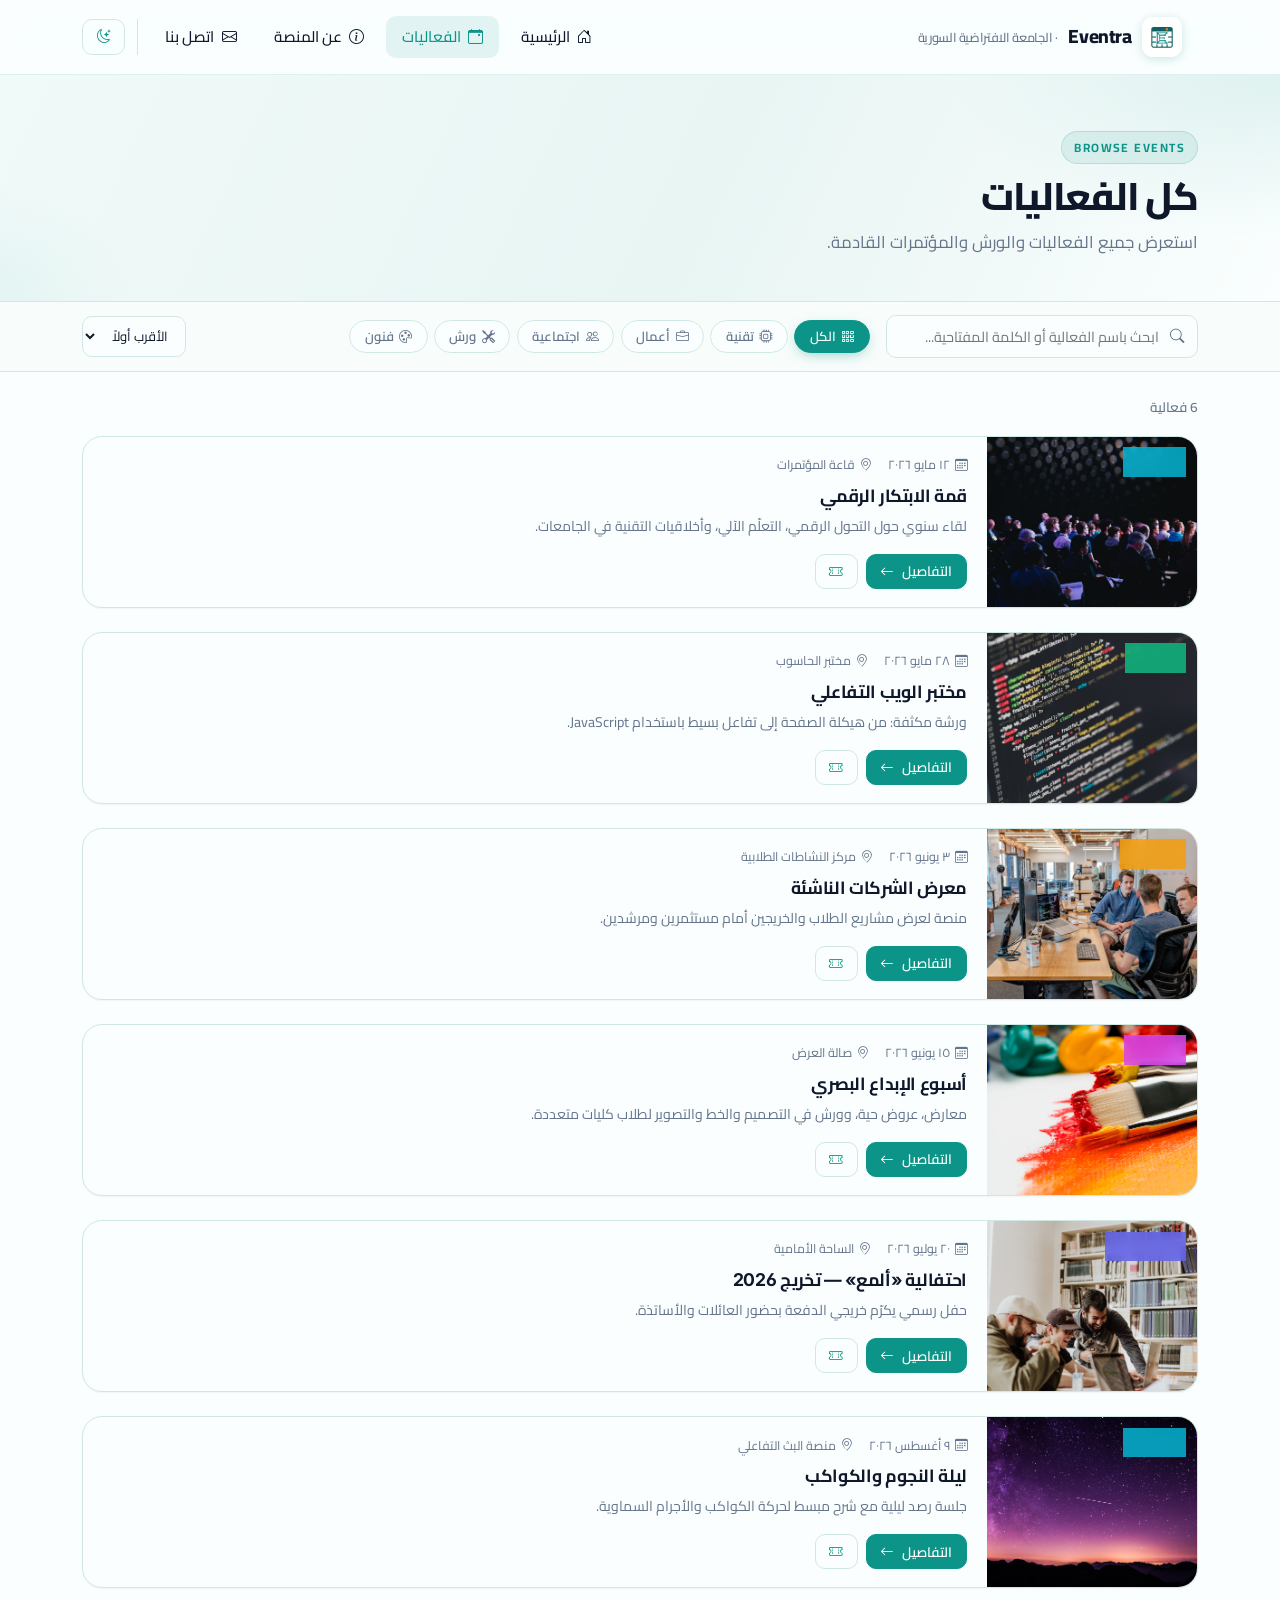
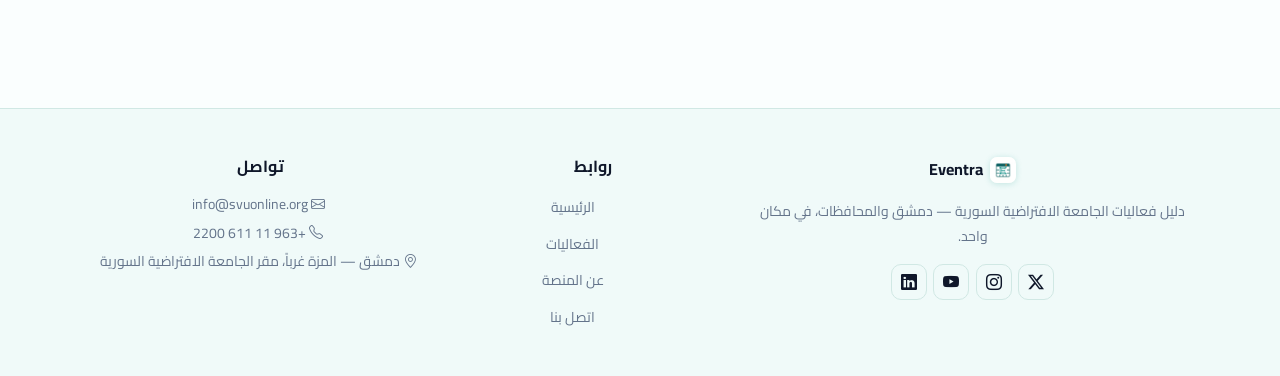
<file: docs/events.html>
<!doctype html>
<html lang="ar" dir="rtl">
<head>
  <meta charset="utf-8">
  <meta name="viewport" content="width=device-width, initial-scale=1">
  <meta name="theme-color" content="#0d9488">
  <script>
    (function(){try{var k='eventra:theme',s=localStorage.getItem(k),d=s==='dark'||(s!=='light'&&window.matchMedia('(prefers-color-scheme:dark)').matches);if(d){document.documentElement.setAttribute('data-bs-theme','dark');var m=document.querySelector('meta[name="theme-color"]');if(m)m.setAttribute('content','#0a1211');}}catch(e){}})();
  </script>
  <link rel="icon" href="assets/img/logo.jpg" type="image/jpeg">
  <title>الفعاليات — Eventra</title>
  <link href="https://cdn.jsdelivr.net/npm/bootstrap@5.3.3/dist/css/bootstrap.min.css" rel="stylesheet">
  <link href="https://cdn.jsdelivr.net/npm/bootstrap-icons@1.11.3/font/bootstrap-icons.css" rel="stylesheet">
  <link rel="preconnect" href="https://fonts.googleapis.com">
  <link rel="preconnect" href="https://fonts.gstatic.com" crossorigin>
  <link href="https://fonts.googleapis.com/css2?family=Cairo:wght@400;600;700;800&family=Inter:wght@500;700;800;900&display=swap" rel="stylesheet">
  <link rel="stylesheet" href="assets/css/styles.css">
</head>
<body>

  <header>
    <nav class="navbar navbar-expand-lg e-navbar sticky-top">
      <div class="container">
        <a class="navbar-brand" href="index.html">
          <img src="assets/img/logo.jpg" alt="" class="e-logo" width="40" height="40">
          Eventra <small class="d-none d-md-inline">· الجامعة الافتراضية السورية</small>
        </a>
        <button class="navbar-toggler border-0" type="button" data-bs-toggle="collapse" data-bs-target="#nav">
          <i class="bi bi-list fs-3"></i>
        </button>
        <div class="collapse navbar-collapse" id="nav">
          <ul class="navbar-nav align-items-lg-center">
            <li class="nav-item"><a class="nav-link" href="index.html"><i class="bi bi-house-door" aria-hidden="true"></i>الرئيسية</a></li>
            <li class="nav-item"><a class="nav-link" href="events.html"><i class="bi bi-calendar-event" aria-hidden="true"></i>الفعاليات</a></li>
            <li class="nav-item"><a class="nav-link" href="about.html"><i class="bi bi-info-circle" aria-hidden="true"></i>عن المنصة</a></li>
            <li class="nav-item"><a class="nav-link" href="contact.html"><i class="bi bi-envelope" aria-hidden="true"></i>اتصل بنا</a></li>
            <li class="nav-item">
              <button type="button" id="darkToggle" class="btn btn-sm btn-outline-primary" title="الوضع الليلي" aria-pressed="false"><i class="bi bi-moon-stars"></i></button>
            </li>
          </ul>
        </div>
      </div>
    </nav>
  </header>

  <main>

    <section class="e-page-hero">
      <div class="container">
        <div class="d-flex align-items-center gap-2 mb-2">
          <span class="ev-eyebrow">Browse Events</span>
        </div>
        <h1>كل الفعاليات</h1>
        <p class="mb-0">استعرض جميع الفعاليات والورش والمؤتمرات القادمة.</p>
      </div>
    </section>

    <div class="ev-filter-bar sticky-top">
      <div class="container">
        <div class="ev-filter-inner">

          <div class="ev-search-wrap">
            <i class="bi bi-search ev-search-icon" aria-hidden="true"></i>
            <input id="searchInput" class="ev-search-input" type="search"
              placeholder="ابحث باسم الفعالية أو الكلمة المفتاحية..." autocomplete="off">
          </div>

          <div class="ev-cat-pills" role="group" aria-label="فلترة حسب التصنيف">
            <button class="ev-cat-pill active" data-cat="" aria-pressed="true">
              <i class="bi bi-grid-3x3-gap" aria-hidden="true"></i>الكل
            </button>
            <button class="ev-cat-pill" data-cat="tech" aria-pressed="false">
              <i class="bi bi-cpu" aria-hidden="true"></i>تقنية
            </button>
            <button class="ev-cat-pill" data-cat="business" aria-pressed="false">
              <i class="bi bi-briefcase" aria-hidden="true"></i>أعمال
            </button>
            <button class="ev-cat-pill" data-cat="social" aria-pressed="false">
              <i class="bi bi-people" aria-hidden="true"></i>اجتماعية
            </button>
            <button class="ev-cat-pill" data-cat="workshop" aria-pressed="false">
              <i class="bi bi-tools" aria-hidden="true"></i>ورش
            </button>
            <button class="ev-cat-pill" data-cat="arts" aria-pressed="false">
              <i class="bi bi-palette" aria-hidden="true"></i>فنون
            </button>
          </div>

          <div class="ev-filter-end">
            <select id="sortSelect" class="ev-sort-select" aria-label="ترتيب النتائج">
              <option value="date-asc">الأقرب أولاً</option>
              <option value="date-desc">الأبعد أولاً</option>
              <option value="alpha">أ–ي</option>
            </select>
          </div>

        </div>
      </div>
    </div>

    <section class="section pt-4">
      <div class="container">
        <p class="ev-results-count mb-3" id="resultsCount"></p>
        <div id="eventsGrid" class="ev-grid row g-4"></div>
        <div id="emptyMsg" class="ev-empty d-none mt-4">
          <i class="bi bi-calendar-x" aria-hidden="true"></i>
          <p>لا توجد فعاليات تطابق معايير البحث.</p>
          <button class="btn btn-outline-primary btn-sm" id="resetFilters">
            <i class="bi bi-arrow-counterclockwise me-1" aria-hidden="true"></i>إعادة ضبط الفلاتر
          </button>
        </div>
      </div>
    </section>

  </main>

  <div class="modal fade" id="bookModal" tabindex="-1" aria-hidden="true">
    <div class="modal-dialog modal-dialog-centered">
      <div class="modal-content">
        <div class="modal-header">
          <h5 class="modal-title"><i class="bi bi-ticket-perforated me-2"></i>حجز مقعد</h5>
          <button type="button" class="btn-close" data-bs-dismiss="modal"></button>
        </div>
        <div class="modal-body">
          <form class="e-form">
            <div class="mb-3"><label class="form-label">الاسم الكامل</label><input class="form-control" required></div>
            <div class="mb-3"><label class="form-label">البريد الإلكتروني</label><input type="email" class="form-control" required></div>
          </form>
        </div>
        <div class="modal-footer">
          <button class="btn btn-outline-secondary" data-bs-dismiss="modal">إلغاء</button>
          <button class="btn btn-primary" id="bookConfirm"><i class="bi bi-check2" aria-hidden="true"></i>تأكيد</button>
        </div>
      </div>
    </div>
  </div>

  <footer class="e-footer">
    <div class="container">
      <div class="row g-4">
        <div class="col-md-5">
          <h5 class="e-footer-brand">
            <img src="assets/img/logo.jpg" alt="" class="e-logo--footer" width="26" height="26">
            Eventra
          </h5>
          <p class="small mb-3 mx-auto" style="max-width: 28rem;">دليل فعاليات الجامعة الافتراضية السورية — دمشق والمحافظات، في مكان واحد.</p>
          <div class="socials">
            <a href="https://x.com/SVUOnline" aria-label="Twitter" target="_blank" rel="noopener noreferrer"><i class="bi bi-twitter-x"></i></a>
            <a href="https://www.instagram.com/svuonline/" aria-label="Instagram" target="_blank" rel="noopener noreferrer"><i class="bi bi-instagram"></i></a>
            <a href="https://www.youtube.com/@syrianvirtualuniversity" aria-label="YouTube" target="_blank" rel="noopener noreferrer"><i class="bi bi-youtube"></i></a>
            <a href="https://www.linkedin.com/school/syrian-virtual-university/" aria-label="LinkedIn" target="_blank" rel="noopener noreferrer"><i class="bi bi-linkedin"></i></a>
          </div>
        </div>
        <div class="col-6 col-md-3">
          <h5>روابط</h5>
          <ul class="list-unstyled small">
            <li><a href="index.html">الرئيسية</a></li>
            <li><a href="events.html">الفعاليات</a></li>
            <li><a href="about.html">عن المنصة</a></li>
            <li><a href="contact.html">اتصل بنا</a></li>
          </ul>
        </div>
        <div class="col-6 col-md-4">
          <h5>تواصل</h5>
          <p class="small mb-1"><i class="bi bi-envelope me-1"></i> info@svuonline.org</p>
          <p class="small mb-1"><i class="bi bi-telephone me-1"></i> +963 11 611 2200</p>
          <p class="small mb-0"><i class="bi bi-geo-alt me-1"></i> دمشق — المزة غرباً، مقر الجامعة الافتراضية السورية</p>
        </div>
      </div>
    </div>
  </footer>

  <button id="scrollTopBtn" aria-label="العودة للأعلى"><i class="bi bi-arrow-up"></i></button>
  <script src="https://cdn.jsdelivr.net/npm/bootstrap@5.3.3/dist/js/bootstrap.bundle.min.js"></script>
  <script src="assets/js/main.js"></script>
</body>
</html>
</file>
<file: assets/css/styles.css>
/* ================================================================
   Eventra — Modern Minimal (Professional Edition)
   أنماط موحدة للموقع: Navbar, Hero, Cards, Forms, Footer...
   ================================================================ */

/* -------- (1) Design Tokens -------- */
:root {
  color-scheme: light;
  --e-primary: #0d9488;
  --e-primary-2: #14b8a6;
  --e-primary-ink: #0f766e;
  --e-accent: #ea580c;
  --e-bg: #fafefe;
  --e-surface: #f0faf9;
  --e-surface-2: #e6f4f2;
  --e-text: #0f172a;
  --e-muted: #64748b;
  --e-border: #d0e8e4;
  --bs-primary: #0d9488;
  --bs-primary-rgb: 13, 148, 136;
  --e-shadow-sm: 0 1px 2px rgba(15, 23, 42, 0.04);
  --e-shadow: 0 10px 30px -10px rgba(15, 23, 42, 0.15), 0 4px 12px -4px rgba(15, 23, 42, 0.08);
  --e-shadow-lg: 0 24px 48px -16px rgba(15, 23, 42, 0.2);
  --e-radius-sm: 8px;
  --e-radius: 12px;
  --e-radius-lg: 20px;
  --e-radius-xl: 28px;
  --e-ease: cubic-bezier(0.4, 0, 0.2, 1);
}

/* Dark mode — تباين أوضح بين الخلفية، الأسطح، والحدود */
html[data-bs-theme="dark"] {
  color-scheme: dark;
  --e-bg: #0a1211;
  --e-surface: #111c1b;
  --e-surface-2: #162925;
  --e-text: #ecfdf5;
  --e-muted: #94a3b8;
  --e-border: #2a3f3c;
  --e-primary: #5eead4;
  --e-primary-2: #99f6e4;
  --e-primary-ink: #2dd4bf;
  --e-accent: #fb923c;
  --bs-primary: #5eead4;
  --bs-primary-rgb: 94, 234, 212;
  --e-shadow-sm: 0 1px 3px rgba(0, 0, 0, 0.45);
  --e-shadow: 0 16px 48px -12px rgba(0, 0, 0, 0.65);
  --e-shadow-lg: 0 24px 64px -16px rgba(0, 0, 0, 0.78);

  /* Bootstrap 5 — مزامنة مع ألواننا */
  --bs-body-color: #ecfdf5;
  --bs-body-bg: #0a1211;
  --bs-body-color-rgb: 236, 253, 245;
  --bs-secondary-color: #94a3b8;
  --bs-tertiary-color: #64748b;
  --bs-border-color: #2a3f3c;
  --bs-emphasis-color: #f8fafc;
}

html[data-bs-theme="dark"] body {
  background: var(--e-bg);
  color: var(--e-text);
}

html[data-bs-theme="dark"] .e-navbar {
  background: rgba(10, 18, 17, 0.94);
  border-bottom-color: var(--e-border);
  box-shadow: 0 1px 0 rgba(45, 212, 191, 0.14);
}

html[data-bs-theme="dark"] .e-navbar .nav-link.active,
html[data-bs-theme="dark"] .e-navbar .nav-link:hover {
  color: var(--e-primary);
  background: rgba(45, 212, 191, 0.18);
}

/* الخلفية الداكنة للـ hero محددة داخل القسم مباشرة — لا حاجة لـ override هنا */

/* pill dark override — handled in hero section block */

html[data-bs-theme="dark"] .e-card,
html[data-bs-theme="dark"] .cat-tile {
  background: var(--e-surface);
  border-color: var(--e-border);
}

html[data-bs-theme="dark"] .e-card:hover {
  border-color: rgba(94, 234, 212, 0.4);
  box-shadow: var(--e-shadow);
}

html[data-bs-theme="dark"] .btn-primary:hover {
  background: var(--e-primary-ink);
  border-color: var(--e-primary-ink);
  box-shadow: 0 10px 28px -8px rgba(45, 212, 191, 0.45);
}

html[data-bs-theme="dark"] .btn-outline-primary {
  color: var(--e-primary);
  border-color: rgba(94, 234, 212, 0.4);
}

html[data-bs-theme="dark"] .btn-outline-primary:hover {
  color: #0f172a;
  background: var(--e-primary);
  border-color: var(--e-primary);
}

html[data-bs-theme="dark"] .carousel:not(.e-hero-carousel) {
  border-color: var(--e-border);
  box-shadow: var(--e-shadow);
}

html[data-bs-theme="dark"] .e-form .form-control:focus,
html[data-bs-theme="dark"] .e-form .form-select:focus {
  box-shadow: 0 0 0 0.25rem rgba(45, 212, 191, 0.22);
}

html[data-bs-theme="dark"] .e-form .form-control::placeholder {
  color: var(--e-muted);
  opacity: 0.9;
}

html[data-bs-theme="dark"] .input-group-text {
  background-color: var(--e-surface) !important;
  border-color: var(--e-border) !important;
  color: var(--e-muted) !important;
}

html[data-bs-theme="dark"] .e-footer {
  background: var(--e-surface);
  border-top-color: var(--e-border);
}

html[data-bs-theme="dark"] .accordion-button:not(.collapsed) {
  background: rgba(45, 212, 191, 0.12);
  color: var(--e-primary);
}

html[data-bs-theme="dark"] .accordion-button:focus {
  box-shadow: 0 0 0 0.2rem rgba(45, 212, 191, 0.22);
}

html[data-bs-theme="dark"] .alert-warning {
  --bs-alert-bg: rgba(251, 191, 36, 0.14);
  --bs-alert-border-color: rgba(251, 191, 36, 0.4);
  --bs-alert-color: #fde68a;
  background-color: var(--bs-alert-bg);
  border-color: var(--bs-alert-border-color);
  color: var(--bs-alert-color);
}

html[data-bs-theme="dark"] .badge.text-bg-light {
  background-color: var(--e-surface-2) !important;
  color: var(--e-text) !important;
  border: 1px solid var(--e-border);
}

html[data-bs-theme="dark"] .btn-outline-secondary {
  color: var(--e-muted);
  border-color: var(--e-border);
}

html[data-bs-theme="dark"] .btn-outline-secondary:hover {
  background: var(--e-surface-2);
  color: var(--e-text);
  border-color: var(--e-border);
}

html[data-bs-theme="dark"] .modal-content .btn-close {
  filter: invert(1) grayscale(100%) brightness(1.6);
}

html[data-bs-theme="dark"] .e-navbar .navbar-toggler {
  color: var(--e-text);
}

/* dark mode overrides for new hero handled inline — no extra rules needed */

/* -------- (2) Base -------- */
* { -webkit-font-smoothing: antialiased; -moz-osx-font-smoothing: grayscale; }
html { scroll-behavior: smooth; }

body {
  font-family: "Cairo", "Inter", system-ui, -apple-system, "Segoe UI", Arial, sans-serif;
  background: var(--e-bg);
  color: var(--e-text);
  line-height: 1.75;
  font-feature-settings: "ss01", "kern";
}

h1, h2, h3, h4 {
  font-family: "Inter", "Cairo", system-ui, sans-serif;
  font-weight: 700;
  letter-spacing: -0.02em;
  color: var(--e-text);
  line-height: 1.25;
}
h1 { font-weight: 800; }

a { color: var(--e-primary); text-decoration: none; transition: color .2s var(--e-ease); }
a:hover { color: var(--e-primary-ink); }

img { max-width: 100%; }

/* -------- (3) Navbar -------- */
.e-navbar {
  background: rgba(250, 254, 254, 0.78);
  backdrop-filter: saturate(180%) blur(14px);
  -webkit-backdrop-filter: saturate(180%) blur(14px);
  border-bottom: 1px solid rgba(13, 148, 136, 0.12);
  padding: .75rem 0;
  transition: background .25s var(--e-ease), box-shadow .25s var(--e-ease);
}

/* توزيع أوضح في RTL: الشعار عند البداية (يمين)، الروابط عند النهاية (يسار) */
.e-navbar > .container {
  justify-content: space-between;
  align-items: center;
  row-gap: 0.75rem;
}

@media (min-width: 992px) {
  .e-navbar.navbar-expand-lg .navbar-collapse {
    flex-grow: 0;
    flex-basis: auto;
    justify-content: flex-end;
  }
  .e-navbar .navbar-nav {
    flex-wrap: wrap;
    justify-content: flex-end;
    gap: 0.2rem 0.35rem;
  }
}

.e-navbar .navbar-brand {
  font-weight: 800;
  color: var(--e-text);
  display: flex;
  align-items: center;
  gap: .65rem;
  font-size: 1.2rem;
  letter-spacing: -0.02em;
}
.e-navbar .navbar-brand .e-logo {
  width: 40px;
  height: 40px;
  border-radius: 11px;
  flex-shrink: 0;
  object-fit: contain;
  box-shadow: 0 2px 10px rgba(13, 148, 136, 0.22);
}
.e-navbar .navbar-brand small {
  font-weight: 500;
  font-size: .8rem;
  color: var(--e-muted);
}
.e-navbar .nav-link {
  color: var(--e-text);
  font-weight: 500;
  padding: .5rem 1rem !important;
  border-radius: 10px;
  font-size: .95rem;
  transition: all .2s var(--e-ease);
}
.e-navbar .nav-link.active,
.e-navbar .nav-link:hover { color: var(--e-primary); background: rgba(13, 148, 136, 0.1); }

@media (min-width: 992px) {
  .e-navbar .nav-item:has(#darkToggle) {
    border-inline-start: 1px solid var(--e-border);
    padding-inline-start: 0.75rem;
    margin-inline-start: 0.35rem;
  }
}

/* -------- (4) Hero — Glassmorphism Dark -------- */
.e-hero {
  padding: 5.5rem 0 5rem;
  position: relative;
  overflow: hidden;
  background:
    linear-gradient(155deg, #050e10 0%, #061514 40%, #071c1a 70%, #060d0c 100%);
  color: #e2faf8;
}

/* خلفية زخرفية */
.e-hero-bg {
  position: absolute;
  inset: 0;
  pointer-events: none;
  z-index: 0;
}
.e-hero-orb {
  position: absolute;
  border-radius: 50%;
  filter: blur(90px);
  opacity: 0.55;
}
.e-hero-orb--1 {
  width: 520px; height: 520px;
  top: -140px; right: -80px;
  background: radial-gradient(circle, rgba(13, 148, 136, 0.45), rgba(6, 182, 212, 0.18) 60%, transparent 80%);
}
.e-hero-orb--2 {
  width: 380px; height: 380px;
  bottom: -100px; left: -60px;
  background: radial-gradient(circle, rgba(99, 102, 241, 0.35), rgba(139, 92, 246, 0.15) 55%, transparent 75%);
}
.e-hero-orb--3 {
  width: 260px; height: 260px;
  top: 55%; left: 42%;
  background: radial-gradient(circle, rgba(20, 184, 166, 0.22), transparent 65%);
}
.e-hero-grid {
  position: absolute;
  inset: 0;
  background-image:
    linear-gradient(rgba(255,255,255,.025) 1px, transparent 1px),
    linear-gradient(90deg, rgba(255,255,255,.025) 1px, transparent 1px);
  background-size: 52px 52px;
  mask-image: radial-gradient(ellipse 80% 70% at 50% 50%, black 30%, transparent 100%);
}

/* تخطيط الحاوية */
.e-hero-container {
  position: relative;
  z-index: 1;
  display: grid;
  grid-template-columns: 1fr 1fr;
  gap: 3rem;
  align-items: center;
}
@media (max-width: 991.98px) {
  .e-hero-container {
    grid-template-columns: 1fr;
    gap: 2.5rem;
  }
}

/* نص الـ hero */
.e-hero-copy {
  display: flex;
  flex-direction: column;
  align-items: flex-start;
}
.e-hero .pill {
  display: inline-flex;
  align-items: center;
  gap: .5rem;
  padding: .4rem 1rem;
  background: rgba(13, 148, 136, 0.15);
  border: 1px solid rgba(45, 212, 191, 0.3);
  color: #5eead4;
  border-radius: 999px;
  font-weight: 600;
  font-size: .8rem;
  margin-bottom: 1.5rem;
  font-family: "Inter", "Cairo", system-ui, sans-serif;
  letter-spacing: 0;
  direction: ltr;
  backdrop-filter: blur(8px);
}
.e-hero .pill::after {
  content: "";
  width: 7px; height: 7px;
  border-radius: 50%;
  background: #4ade80;
  box-shadow: 0 0 10px rgba(74, 222, 128, 0.7);
  flex-shrink: 0;
}
.e-hero-title {
  font-size: clamp(2rem, 4.2vw, 3.2rem);
  font-weight: 800;
  letter-spacing: -0.03em;
  color: #ecfdf5;
  line-height: 1.22;
  margin-bottom: 1.15rem;
}
.e-hero-title span {
  background: linear-gradient(90deg, #2dd4bf, #6366f1);
  -webkit-background-clip: text;
  -webkit-text-fill-color: transparent;
  background-clip: text;
}
.e-hero-lead {
  color: rgba(203, 228, 226, 0.72);
  font-size: 1.05rem;
  line-height: 1.8;
  max-width: 50ch;
  margin-bottom: 2rem;
}
.e-hero-actions {
  display: flex;
  flex-wrap: wrap;
  gap: 0.85rem;
}
.e-hero-btn-primary {
  background: linear-gradient(135deg, #0d9488, #0891b2);
  border: none;
  color: #fff;
  font-weight: 700;
  font-size: .97rem;
  padding: 0.7rem 1.5rem;
  border-radius: 12px;
  box-shadow: 0 8px 24px -8px rgba(13, 148, 136, 0.55), inset 0 1px 0 rgba(255,255,255,0.12);
  transition: all .22s var(--e-ease);
}
.e-hero-btn-primary:hover {
  background: linear-gradient(135deg, #0f766e, #0e7490);
  transform: translateY(-2px);
  box-shadow: 0 14px 32px -10px rgba(13, 148, 136, 0.65);
  color: #fff;
}
.e-hero-btn-ghost {
  background: rgba(255,255,255,0.07);
  border: 1px solid rgba(255,255,255,0.14);
  color: rgba(236, 253, 245, 0.88);
  font-weight: 600;
  font-size: .97rem;
  padding: 0.7rem 1.5rem;
  border-radius: 12px;
  backdrop-filter: blur(8px);
  transition: all .22s var(--e-ease);
}
.e-hero-btn-ghost:hover {
  background: rgba(255,255,255,0.13);
  border-color: rgba(45, 212, 191, 0.35);
  color: #e2faf8;
  transform: translateY(-2px);
}

/* منطقة الكروسيل */
.e-hero-cards-area {
  position: relative;
}
.e-hero-cards-area .carousel {
  border-radius: 20px;
  overflow: hidden;
}
.e-hero-cards-area .carousel-inner {
  overflow: hidden;
  border-radius: 20px;
}
.e-hero-cards-area .carousel-item {
  transition: transform .5s ease;
}

/* بطاقة زجاجية */
.e-glass-card {
  width: 100%;
  background: rgba(15, 30, 28, 0.65);
  border: 1px solid rgba(45, 212, 191, 0.18);
  border-radius: 20px;
  overflow: hidden;
  backdrop-filter: blur(20px);
  -webkit-backdrop-filter: blur(20px);
  box-shadow:
    0 0 0 1px rgba(255,255,255,0.05) inset,
    0 24px 56px -20px rgba(0,0,0,0.7),
    0 0 80px -30px rgba(13, 148, 136, 0.25);
  transition: transform .35s var(--e-ease), box-shadow .35s var(--e-ease), border-color .35s var(--e-ease);
}
.e-glass-card:hover {
  transform: translateY(-6px);
  border-color: rgba(45, 212, 191, 0.38);
  box-shadow:
    0 0 0 1px rgba(255,255,255,0.07) inset,
    0 32px 64px -22px rgba(0,0,0,0.75),
    0 0 100px -25px rgba(13, 148, 136, 0.4);
}
.e-glass-card__img-wrap {
  position: relative;
  overflow: hidden;
}
.e-glass-card__img-wrap img {
  width: 100%;
  aspect-ratio: 16 / 9;
  object-fit: cover;
  display: block;
  transition: transform .5s var(--e-ease);
}
.e-glass-card:hover .e-glass-card__img-wrap img {
  transform: scale(1.04);
}
.e-glass-card__badge {
  position: absolute;
  top: 0.85rem;
  inset-inline-start: 0.85rem;
  display: inline-flex;
  align-items: center;
  gap: 0.35rem;
  padding: 0.3rem 0.7rem;
  border-radius: 8px;
  font-size: 0.75rem;
  font-weight: 700;
  background: rgba(13, 148, 136, 0.85);
  color: #fff;
  backdrop-filter: blur(6px);
  border: 1px solid rgba(45, 212, 191, 0.35);
  box-shadow: 0 4px 12px rgba(0,0,0,0.3);
}
.e-glass-card__badge--amber {
  background: rgba(217, 119, 6, 0.85);
  border-color: rgba(251, 191, 36, 0.4);
}
.e-glass-card__badge--purple {
  background: rgba(109, 40, 217, 0.82);
  border-color: rgba(167, 139, 250, 0.4);
}
.e-glass-card__body {
  padding: 1.25rem 1.35rem 1.4rem;
}
.e-glass-card__title {
  font-size: 1.15rem;
  font-weight: 800;
  color: #ecfdf5;
  margin: 0 0 0.65rem;
  letter-spacing: -0.02em;
}
.e-glass-card__meta {
  display: flex;
  flex-wrap: wrap;
  gap: 0.9rem;
  font-size: 0.82rem;
  color: rgba(148, 219, 210, 0.7);
  margin-bottom: 1.1rem;
}
.e-glass-card__meta span {
  display: inline-flex;
  align-items: center;
  gap: 0.35rem;
}
.e-glass-card__link {
  display: inline-flex;
  align-items: center;
  gap: 0.4rem;
  font-weight: 700;
  font-size: 0.88rem;
  color: #2dd4bf;
  text-decoration: none;
  padding: 0.45rem 0.9rem;
  border-radius: 9px;
  background: rgba(45, 212, 191, 0.1);
  border: 1px solid rgba(45, 212, 191, 0.22);
  transition: all .2s var(--e-ease);
}
.e-glass-card__link:hover {
  background: rgba(45, 212, 191, 0.18);
  border-color: rgba(45, 212, 191, 0.45);
  color: #5eead4;
  transform: translateY(-1px);
}

/* شريط التنقل السفلي */
.e-hero-carousel-nav-row {
  display: flex;
  align-items: center;
  justify-content: space-between;
  margin-top: 1.1rem;
  padding: 0 0.1rem;
}
.e-hero-dot-indicators {
  display: flex;
  gap: 0.5rem;
  align-items: center;
}
.e-hero-dot-indicators button {
  width: 10px; height: 10px;
  border-radius: 3px;
  border: none;
  background: rgba(255,255,255,0.2);
  padding: 0;
  cursor: pointer;
  transition: background .2s var(--e-ease), transform .2s var(--e-ease), width .2s var(--e-ease);
}
.e-hero-dot-indicators button.active {
  background: #2dd4bf;
  width: 28px;
  box-shadow: 0 0 10px rgba(45, 212, 191, 0.55);
}
.e-hero-arrow-btns {
  display: flex;
  gap: 0.5rem;
}
.e-hero-arrow {
  width: 2.35rem;
  height: 2.35rem;
  border-radius: 10px;
  background: rgba(255,255,255,0.07);
  border: 1px solid rgba(255,255,255,0.12);
  color: rgba(236, 253, 245, 0.8);
  display: grid;
  place-items: center;
  font-size: 1rem;
  cursor: pointer;
  transition: all .2s var(--e-ease);
  backdrop-filter: blur(6px);
  padding: 0;
}
.e-hero-arrow:hover {
  background: rgba(45, 212, 191, 0.15);
  border-color: rgba(45, 212, 191, 0.4);
  color: #2dd4bf;
}

/* ---- صفحات أخرى (events / about / contact): banner فاتح ---- */
.e-page-hero {
  padding: 3.5rem 0 2.75rem;
  position: relative;
  overflow: hidden;
  background:
    linear-gradient(115deg, #f0faf9 0%, #e8f5f3 55%, #fafefe 100%);
  border-bottom: 1px solid var(--e-border);
}
.e-page-hero::before {
  content: "";
  position: absolute; inset: 0;
  background:
    radial-gradient(600px 300px at 100% 0%, rgba(13,148,136,.1), transparent 55%),
    radial-gradient(400px 250px at -5% 100%, rgba(13,148,136,.07), transparent 50%);
  pointer-events: none;
}
.e-page-hero .container { position: relative; z-index: 1; }
.e-page-hero h1 {
  font-size: clamp(1.6rem, 3.5vw, 2.4rem);
  font-weight: 800;
  letter-spacing: -0.03em;
  color: var(--e-text);
}
.e-page-hero p { color: var(--e-muted); font-size: 1.05rem; }
html[data-bs-theme="dark"] .e-page-hero {
  background:
    linear-gradient(115deg, #0a1211 0%, #0d1a18 55%, #0a1211 100%);
  border-bottom-color: var(--e-border);
}
html[data-bs-theme="dark"] .e-page-hero::before {
  background:
    radial-gradient(600px 300px at 100% 0%, rgba(45,212,191,.1), transparent 55%),
    radial-gradient(400px 250px at -5% 100%, rgba(45,212,191,.07), transparent 50%);
}

/* responsive */
@media (max-width: 575.98px) {
  .e-hero { padding: 3.5rem 0 3rem; }
  .e-hero-title { font-size: clamp(1.75rem, 7.5vw, 2.4rem); }
  .e-glass-card__body { padding: 1rem 1.1rem 1.1rem; }
}

/* ================================================================
   Events Page — Filter bar, Cards, Layout
   ================================================================ */

/* eyebrow لصفحات البنر */
.ev-eyebrow {
  display: inline-flex;
  align-items: center;
  gap: .4rem;
  font-size: .75rem;
  font-weight: 700;
  letter-spacing: .12em;
  text-transform: uppercase;
  color: var(--e-primary);
  padding: .3rem .75rem;
  background: rgba(13,148,136,.09);
  border: 1px solid rgba(13,148,136,.18);
  border-radius: 999px;
}

/* -------- شريط الفلاتر -------- */
.ev-filter-bar {
  background: rgba(248, 253, 252, 0.96);
  border-bottom: 1px solid var(--e-border);
  backdrop-filter: blur(14px);
  -webkit-backdrop-filter: blur(14px);
  z-index: 99;
  padding: .8rem 0;
  top: 0;
}
html[data-bs-theme="dark"] .ev-filter-bar {
  background: rgba(13, 22, 21, 0.97);
  border-bottom: 1px solid rgba(45, 212, 191, 0.12);
  box-shadow: 0 4px 20px -4px rgba(0,0,0,.45);
}
.ev-filter-inner {
  display: flex;
  align-items: center;
  gap: 1rem;
  flex-wrap: wrap;
}

/* بحث */
.ev-search-wrap {
  position: relative;
  flex: 0 0 clamp(14rem, 28%, 22rem);
}
.ev-search-icon {
  position: absolute;
  inset-inline-start: .85rem;
  top: 50%;
  transform: translateY(-50%);
  color: var(--e-muted);
  font-size: .9rem;
  pointer-events: none;
  z-index: 1;
}
html[data-bs-theme="dark"] .ev-search-icon {
  color: rgba(148, 163, 184, 0.7);
}
.ev-search-input {
  width: 100%;
  background: var(--e-bg);
  border: 1px solid var(--e-border);
  border-radius: 10px;
  padding: .5rem .85rem;
  padding-inline-start: 2.4rem;
  font-size: .9rem;
  color: var(--e-text);
  font-family: inherit;
  transition: border-color .18s var(--e-ease), box-shadow .18s var(--e-ease);
  outline: none;
}
.ev-search-input:focus {
  border-color: var(--e-primary);
  box-shadow: 0 0 0 .2rem rgba(13,148,136,.15);
}
html[data-bs-theme="dark"] .ev-search-input {
  background: rgba(255,255,255,0.06);
  border-color: rgba(255,255,255,0.12);
  color: var(--e-text);
}
html[data-bs-theme="dark"] .ev-search-input:focus {
  border-color: #2dd4bf;
  box-shadow: 0 0 0 .2rem rgba(45,212,191,.18);
}
html[data-bs-theme="dark"] .ev-search-input::placeholder { color: rgba(148,163,184,.6); }

/* pills التصنيف */
.ev-cat-pills {
  display: flex;
  gap: .4rem;
  flex-wrap: wrap;
  flex: 1 1 auto;
}
.ev-cat-pill {
  display: inline-flex;
  align-items: center;
  gap: .35rem;
  padding: .4rem .9rem;
  border-radius: 999px;
  border: 1px solid var(--e-border);
  background: var(--e-bg);
  color: var(--e-muted);
  font-size: .82rem;
  font-weight: 600;
  font-family: inherit;
  cursor: pointer;
  transition: all .18s var(--e-ease);
  white-space: nowrap;
  line-height: 1.4;
}
.ev-cat-pill:hover {
  border-color: var(--e-primary);
  color: var(--e-primary);
  background: rgba(13,148,136,.07);
}
.ev-cat-pill.active {
  background: var(--e-primary);
  border-color: var(--e-primary);
  color: #fff;
  box-shadow: 0 4px 14px -4px rgba(13,148,136,.5);
}
/* Dark mode — تباين واضح */
html[data-bs-theme="dark"] .ev-cat-pill {
  background: rgba(255, 255, 255, 0.06);
  border-color: rgba(255, 255, 255, 0.12);
  color: rgba(203, 228, 226, 0.75);
}
html[data-bs-theme="dark"] .ev-cat-pill:hover {
  background: rgba(45, 212, 191, 0.12);
  border-color: rgba(45, 212, 191, 0.4);
  color: #5eead4;
}
html[data-bs-theme="dark"] .ev-cat-pill.active {
  background: #2dd4bf;
  border-color: #2dd4bf;
  color: #0f172a;
  box-shadow: 0 4px 16px -4px rgba(45, 212, 191, 0.5);
}

/* ترتيب + تبديل عرض */
.ev-filter-end {
  display: flex;
  align-items: center;
  gap: .6rem;
  margin-inline-start: auto;
  flex-shrink: 0;
}
.ev-sort-select {
  background: var(--e-bg);
  border: 1px solid var(--e-border);
  border-radius: 10px;
  padding: .42rem .8rem;
  font-size: .82rem;
  font-family: inherit;
  color: var(--e-text);
  cursor: pointer;
  outline: none;
  transition: border-color .18s var(--e-ease);
}
.ev-sort-select:focus { border-color: var(--e-primary); }
html[data-bs-theme="dark"] .ev-sort-select {
  background: rgba(255,255,255,0.06);
  border-color: rgba(255,255,255,0.12);
  color: var(--e-text);
  color-scheme: dark;
}
html[data-bs-theme="dark"] .ev-sort-select:focus {
  border-color: #2dd4bf;
}

/* عداد النتائج */
.ev-results-count {
  font-size: .85rem;
  color: var(--e-muted);
  font-weight: 500;
}

/* -------- بطاقة List -------- */
#eventsGrid .ev-col {
  flex: 0 0 100%;
  max-width: 100%;
}
.ev-list-card {
  border: 1px solid var(--e-border);
  border-radius: var(--e-radius-lg);
  background: var(--e-bg);
  display: flex;
  gap: 0;
  overflow: hidden;
  transition: transform .25s var(--e-ease), box-shadow .25s var(--e-ease), border-color .25s var(--e-ease);
  box-shadow: var(--e-shadow-sm);
}
.ev-list-card:hover {
  transform: translateY(-3px);
  box-shadow: var(--e-shadow);
  border-color: rgba(13,148,136,.3);
}
html[data-bs-theme="dark"] .ev-list-card {
  background: var(--e-surface);
}
html[data-bs-theme="dark"] .ev-list-card:hover {
  border-color: rgba(45,212,191,.35);
}
.ev-list-card__img {
  flex: 0 0 210px;
  position: relative;
  overflow: hidden;
}
.ev-list-card__img img {
  width: 100%;
  height: 100%;
  object-fit: cover;
  display: block;
  transition: transform .5s var(--e-ease);
}
.ev-list-card:hover .ev-list-card__img img { transform: scale(1.06); }
.ev-list-card__badge {
  position: absolute;
  top: .7rem;
  inset-inline-start: .7rem;
  display: inline-flex;
  align-items: center;
  gap: .3rem;
  padding: .22rem .55rem;
  border-radius: 6px;
  font-size: .7rem;
  font-weight: 700;
  backdrop-filter: blur(6px);
  border: 1px solid rgba(255,255,255,.2);
}
.ev-list-card__body {
  padding: 1.1rem 1.25rem;
  display: flex;
  flex-direction: column;
  flex: 1;
  min-width: 0;
}
.ev-list-card__meta {
  display: flex;
  gap: 1rem;
  font-size: .78rem;
  color: var(--e-muted);
  margin-bottom: .5rem;
  flex-wrap: wrap;
}
.ev-list-card__meta span {
  display: inline-flex;
  align-items: center;
  gap: .3rem;
}
.ev-list-card__title {
  font-size: 1.1rem;
  font-weight: 700;
  color: var(--e-text);
  margin: 0 0 .4rem;
  line-height: 1.38;
}
.ev-list-card__excerpt {
  font-size: .88rem;
  color: var(--e-muted);
  line-height: 1.65;
  flex: 1;
  margin-bottom: 1rem;
  display: -webkit-box;
  -webkit-line-clamp: 2;
  -webkit-box-orient: vertical;
  overflow: hidden;
}
.ev-list-card__footer {
  display: flex;
  gap: .5rem;
  align-items: center;
  flex-wrap: wrap;
}
@media (max-width: 575.98px) {
  .ev-list-card { flex-direction: column; }
  .ev-list-card__img { flex: none; height: 160px; }
  .ev-filter-end { display: none; }
  .ev-cat-pills { gap: .3rem; }
  .ev-cat-pill { padding: .32rem .65rem; font-size: .78rem; }
}

/* -------- تخطيط الرئيسية — 2 أعمدة على lg -------- */
.ev-home-grid .ev-col {
  flex: 0 0 100%;
  max-width: 100%;
}
@media (min-width: 992px) {
  .ev-home-grid .ev-col {
    flex: 0 0 50%;
    max-width: 50%;
  }
  .ev-home-grid .ev-list-card__img {
    flex: 0 0 160px;
  }
  .ev-home-grid .ev-list-card__title {
    font-size: 1rem;
  }
}

/* حالة "لا نتائج" */
.ev-empty {
  text-align: center;
  padding: 3.5rem 1rem;
  color: var(--e-muted);
}
.ev-empty i { font-size: 3rem; display: block; margin-bottom: .85rem; opacity: .5; }
.ev-empty p { font-size: 1rem; margin-bottom: 1.1rem; }

/* -------- (5) Cards -------- */
.e-card {
  border: 1px solid var(--e-border);
  border-radius: var(--e-radius-lg);
  background: var(--e-bg);
  overflow: hidden;
  transition: transform .3s var(--e-ease), box-shadow .3s var(--e-ease), border-color .3s var(--e-ease);
  box-shadow: var(--e-shadow-sm);
}
.e-card:hover {
  transform: translateY(-6px);
  box-shadow: var(--e-shadow);
  border-color: rgba(13, 148, 136, 0.35);
}
.e-card .card-img-top {
  aspect-ratio: 16 / 10;
  object-fit: cover;
  transition: transform .6s var(--e-ease);
}
.e-card:hover .card-img-top { transform: scale(1.05); }
.e-card .card-body { padding: 1.25rem 1.1rem 1.1rem; }
.e-card .card-title { font-size: 1.08rem; font-weight: 700; margin-bottom: .4rem; }
.e-card .badge { font-weight: 500; border-radius: 999px; padding: .25rem .7rem; }

/* -------- (6) Buttons -------- */
.btn-primary, .btn-primary:focus {
  background: var(--e-primary);
  border-color: var(--e-primary);
  border-radius: 10px;
  font-weight: 600;
  padding: .55rem 1.1rem;
  transition: all .2s var(--e-ease);
}
.btn-primary:hover {
  background: var(--e-primary-ink);
  border-color: var(--e-primary-ink);
  transform: translateY(-1px);
  box-shadow: 0 10px 24px -8px rgba(13, 148, 136, 0.45);
}
.btn-outline-primary {
  color: var(--e-primary);
  border-color: var(--e-border);
  border-radius: 10px;
  font-weight: 600;
}
.btn-outline-primary:hover {
  background: var(--e-primary);
  border-color: var(--e-primary);
  color: #fff;
  transform: translateY(-1px);
}
.btn-sm { padding: .4rem .85rem; font-size: .85rem; }

/* مسافة واضحة بين الأيقونة والنص داخل الأزرار (يعمل مع RTL و LTR) */
main .btn,
.modal .btn,
.e-navbar .btn {
  display: inline-flex;
  align-items: center;
  justify-content: center;
  column-gap: 0.5rem;
}

/* روابط التنقل مع أيقونات */
.e-navbar .nav-link {
  display: inline-flex;
  align-items: center;
  column-gap: 0.45rem;
}

/* -------- (7) أقسام عامة -------- */
.section { padding: 4.5rem 0; }
.section-alt { background: var(--e-surface); }
.section-title {
  display: flex;
  align-items: baseline;
  justify-content: space-between;
  margin-bottom: 2rem;
  gap: 1rem;
  flex-wrap: wrap;
}
.section-title h2 {
  margin: 0;
  font-size: clamp(1.4rem, 2.5vw, 1.9rem);
  font-weight: 800;
  letter-spacing: -0.02em;
}
.section-title .eyebrow {
  display: block;
  color: var(--e-primary);
  font-size: .8rem;
  font-weight: 700;
  letter-spacing: .15em;
  text-transform: uppercase;
  margin-bottom: .35rem;
}
.section-title a { font-size: .9rem; font-weight: 600; }

/* فريق المشروع — لون نص المعرّفات يتماشى مع الفيروزي/الوضع الداكن */
#team .table code {
  color: var(--e-primary-ink);
  background: rgba(13, 148, 136, 0.12);
  border: 1px solid rgba(13, 148, 136, 0.22);
  padding: 0.25em 0.6em;
  border-radius: 6px;
  font-size: 0.9rem;
  font-weight: 600;
  font-family: ui-monospace, "Cascadia Code", "Segoe UI", monospace;
}

html[data-bs-theme="dark"] #team .table code {
  color: #f0fdfa;
  background: rgba(45, 212, 191, 0.14);
  border-color: rgba(94, 234, 212, 0.3);
  text-shadow: 0 0 1px rgba(6, 78, 59, 0.3);
}

/* -------- (8) التصنيفات -------- */
.cat-tile {
  display: flex;
  flex-direction: column;
  align-items: center;
  justify-content: center;
  gap: .5rem;
  padding: 1.5rem 1rem;
  border: 1px solid var(--e-border);
  border-radius: var(--e-radius);
  background: var(--e-bg);
  color: var(--e-text);
  text-align: center;
  transition: all .25s var(--e-ease);
  cursor: pointer;
  text-decoration: none;
}
.cat-tile:hover {
  border-color: var(--e-primary);
  color: var(--e-primary);
  transform: translateY(-3px);
  box-shadow: var(--e-shadow-sm);
}
.cat-tile .icon {
  width: 44px; height: 44px;
  border-radius: 12px;
  background: linear-gradient(135deg, rgba(13, 148, 136, 0.12), rgba(13, 148, 136, 0.04));
  color: var(--e-primary);
  display: grid; place-items: center;
  font-weight: 700;
  font-size: 1.1rem;
}

/* (9) — تم نقل أنماط الـ carousel الخاصة بالـ hero إلى قسم Hero أعلاه */

/* -------- (10) Forms -------- */
.e-form .form-label {
  font-size: .88rem;
  font-weight: 600;
  color: var(--e-text);
  margin-bottom: .35rem;
}
.e-form .form-control, .e-form .form-select {
  border-radius: 10px;
  border: 1px solid var(--e-border);
  background: var(--e-bg);
  color: var(--e-text);
  padding: .6rem .85rem;
  transition: all .2s var(--e-ease);
}
.e-form .form-control:focus, .e-form .form-select:focus {
  border-color: var(--e-primary);
  box-shadow: 0 0 0 .25rem rgba(13, 148, 136, 0.15);
}
.e-form .form-control::placeholder { color: #94A3B8; }

/* مجموعات الحقول: فصل بصري بين الأيقونة ومربع الإدخال (RTL / LTR) */
.e-form .input-group {
  flex-wrap: nowrap;
  gap: 0.5rem;
}
.e-form .input-group > .input-group-text {
  border-radius: 10px;
  border: 1px solid var(--e-border);
  display: inline-flex;
  align-items: center;
  justify-content: center;
  min-width: 2.75rem;
  padding: 0.5rem 0.65rem;
}
.e-form .input-group > .form-control {
  flex: 1 1 auto;
  min-width: 0;
}
.e-form .input-group > * {
  margin: 0 !important;
}
.e-form .input-group > :not(:first-child):not(.dropdown-menu):not(.valid-tooltip):not(.invalid-tooltip) {
  margin-inline-start: 0 !important;
}

/* -------- (11) Footer -------- */
.e-footer {
  background: var(--e-surface);
  border-top: 1px solid var(--e-border);
  color: var(--e-muted);
  padding: 3rem 0 1.75rem;
  margin-top: 3rem;
}
.e-footer h5 { color: var(--e-text); font-size: 1rem; font-weight: 700; margin-bottom: 1rem; margin-top: 0; }
.e-footer .e-footer-brand {
  display: inline-flex;
  align-items: center;
  justify-content: center;
  gap: 0.45rem;
  flex-wrap: wrap;
}
.e-footer .e-logo--footer {
  width: 26px;
  height: 26px;
  border-radius: 7px;
  flex-shrink: 0;
  object-fit: contain;
  box-shadow: 0 1px 6px rgba(13, 148, 136, 0.2);
}
.e-footer a { color: var(--e-muted); transition: color .2s; }
.e-footer a:hover { color: var(--e-primary); }
.e-footer ul li { margin-bottom: .35rem; }
/* Footer columns: unified centered alignment (matches links column) */
.e-footer .row.g-4 > [class*="col-"] {
  text-align: center;
}
.e-footer .socials {
  display: flex;
  flex-wrap: wrap;
  justify-content: center;
  gap: 0.4rem;
}
.e-footer .socials a {
  display: inline-grid;
  place-items: center;
  width: 36px; height: 36px;
  border: 1px solid var(--e-border);
  border-radius: 10px;
  color: var(--e-text);
  margin-inline-end: 0;
  transition: all .2s var(--e-ease);
}
.e-footer .socials a:hover { background: var(--e-primary); color: #fff; border-color: var(--e-primary); }

.e-footer__copyright {
  text-align: center;
  font-size: 0.875rem;
  color: var(--e-muted);
  padding-top: 1.25rem;
  margin: 0.75rem 0 0;
  border-top: 1px solid var(--e-border);
}

.e-team-card img {
  width: 96px;
  height: 96px;
  object-fit: cover;
  border-radius: 50%;
  border: 2px solid var(--e-border);
  box-shadow: 0 6px 18px rgba(13, 148, 136, 0.15);
}

/* روابط «روابط» في التذييل — حركة hover */
.e-footer .col-md-3 ul.list-unstyled a {
  position: relative;
  display: inline-block;
  padding: 0.2rem 0.35rem;
  transition: color 0.22s var(--e-ease), transform 0.22s var(--e-ease);
}
.e-footer .col-md-3 ul.list-unstyled a::after {
  content: "";
  position: absolute;
  inset-inline: 10%;
  bottom: 0;
  height: 2px;
  background: var(--e-primary);
  border-radius: 2px;
  transform: scaleX(0);
  transform-origin: center;
  opacity: 0.85;
  transition: transform 0.28s var(--e-ease), opacity 0.28s var(--e-ease);
}
.e-footer .col-md-3 ul.list-unstyled a:hover {
  color: var(--e-primary);
  transform: translateY(-2px);
}
.e-footer .col-md-3 ul.list-unstyled a:hover::after {
  transform: scaleX(1);
}

@media (prefers-reduced-motion: reduce) {
  .e-footer .col-md-3 ul.list-unstyled a,
  .e-footer .col-md-3 ul.list-unstyled a::after {
    transition: none;
  }
  .e-footer .col-md-3 ul.list-unstyled a:hover {
    transform: none;
  }
}

/* -------- (12) Scroll to top -------- */
#scrollTopBtn {
  position: fixed;
  inset: auto 1.25rem 1.25rem auto;
  width: 46px; height: 46px;
  border-radius: 50%;
  border: 1px solid var(--e-border);
  background: var(--e-bg);
  color: var(--e-primary);
  display: none;
  place-items: center;
  box-shadow: var(--e-shadow);
  cursor: pointer;
  z-index: 1030;
  font-size: 1rem;
  transition: transform .2s var(--e-ease);
}
#scrollTopBtn:hover { transform: translateY(-2px); }
#scrollTopBtn.show { display: grid; }

/* -------- (13) Event details -------- */
.event-meta { color: var(--e-muted); }
.event-meta strong { color: var(--e-text); }
.event-gallery img {
  width: 100%;
  aspect-ratio: 4 / 3;
  object-fit: cover;
  border-radius: 14px;
  border: 1px solid var(--e-border);
  transition: transform .3s var(--e-ease);
}
.event-gallery img:hover { transform: scale(1.02); }

/* -------- (14) Accordion polish -------- */
.accordion-item {
  border: 1px solid var(--e-border);
  border-radius: var(--e-radius) !important;
  overflow: hidden;
  margin-bottom: .5rem;
  background: var(--e-bg);
}
.accordion-button {
  background: var(--e-bg);
  color: var(--e-text);
  font-weight: 600;
}
.accordion-button:not(.collapsed) {
  background: rgba(13, 148, 136, 0.08);
  color: var(--e-primary);
  box-shadow: none;
}
.accordion-button:focus { box-shadow: 0 0 0 .2rem rgba(13, 148, 136, 0.2); }

/* -------- (15) Breadcrumb -------- */
.breadcrumb {
  background: transparent;
  padding: 0;
  margin: 0;
  font-size: .88rem;
}
.breadcrumb-item a { color: var(--e-muted); }
.breadcrumb-item.active { color: var(--e-text); }

/* -------- (16) Modal polish -------- */
.modal-content {
  border: 1px solid var(--e-border);
  border-radius: var(--e-radius-lg);
  box-shadow: var(--e-shadow-lg);
  background: var(--e-bg);
  color: var(--e-text);
}
.modal-header, .modal-footer { border-color: var(--e-border); }

/* -------- (17) Image skeleton -------- */
img[loading="lazy"] {
  background: linear-gradient(90deg, var(--e-surface-2) 0%, var(--e-surface) 50%, var(--e-surface-2) 100%);
  background-size: 200% 100%;
  animation: shimmer 1.5s infinite;
}
img[loading="lazy"].loaded { animation: none; background: none; }
@keyframes shimmer {
  0% { background-position: 200% 0; }
  100% { background-position: -200% 0; }
}

/* -------- (18) Responsive -------- */
@media (max-width: 768px) {
  .section { padding: 3rem 0; }
  .section-title { margin-bottom: 1.25rem; }
}
</file>
<file: docs/assets/css/styles.css>
/* ================================================================
   Eventra — Modern Minimal (Professional Edition)
   أنماط موحدة للموقع: Navbar, Hero, Cards, Forms, Footer...
   ================================================================ */

/* -------- (1) Design Tokens -------- */
:root {
  color-scheme: light;
  --e-primary: #0d9488;
  --e-primary-2: #14b8a6;
  --e-primary-ink: #0f766e;
  --e-accent: #ea580c;
  --e-bg: #fafefe;
  --e-surface: #f0faf9;
  --e-surface-2: #e6f4f2;
  --e-text: #0f172a;
  --e-muted: #64748b;
  --e-border: #d0e8e4;
  --bs-primary: #0d9488;
  --bs-primary-rgb: 13, 148, 136;
  --e-shadow-sm: 0 1px 2px rgba(15, 23, 42, 0.04);
  --e-shadow: 0 10px 30px -10px rgba(15, 23, 42, 0.15), 0 4px 12px -4px rgba(15, 23, 42, 0.08);
  --e-shadow-lg: 0 24px 48px -16px rgba(15, 23, 42, 0.2);
  --e-radius-sm: 8px;
  --e-radius: 12px;
  --e-radius-lg: 20px;
  --e-radius-xl: 28px;
  --e-ease: cubic-bezier(0.4, 0, 0.2, 1);
}

/* Dark mode — تباين أوضح بين الخلفية، الأسطح، والحدود */
html[data-bs-theme="dark"] {
  color-scheme: dark;
  --e-bg: #0a1211;
  --e-surface: #111c1b;
  --e-surface-2: #162925;
  --e-text: #ecfdf5;
  --e-muted: #94a3b8;
  --e-border: #2a3f3c;
  --e-primary: #5eead4;
  --e-primary-2: #99f6e4;
  --e-primary-ink: #2dd4bf;
  --e-accent: #fb923c;
  --bs-primary: #5eead4;
  --bs-primary-rgb: 94, 234, 212;
  --e-shadow-sm: 0 1px 3px rgba(0, 0, 0, 0.45);
  --e-shadow: 0 16px 48px -12px rgba(0, 0, 0, 0.65);
  --e-shadow-lg: 0 24px 64px -16px rgba(0, 0, 0, 0.78);

  /* Bootstrap 5 — مزامنة مع ألواننا */
  --bs-body-color: #ecfdf5;
  --bs-body-bg: #0a1211;
  --bs-body-color-rgb: 236, 253, 245;
  --bs-secondary-color: #94a3b8;
  --bs-tertiary-color: #64748b;
  --bs-border-color: #2a3f3c;
  --bs-emphasis-color: #f8fafc;
}

html[data-bs-theme="dark"] body {
  background: var(--e-bg);
  color: var(--e-text);
}

html[data-bs-theme="dark"] .e-navbar {
  background: rgba(10, 18, 17, 0.94);
  border-bottom-color: var(--e-border);
  box-shadow: 0 1px 0 rgba(45, 212, 191, 0.14);
}

html[data-bs-theme="dark"] .e-navbar .nav-link.active,
html[data-bs-theme="dark"] .e-navbar .nav-link:hover {
  color: var(--e-primary);
  background: rgba(45, 212, 191, 0.18);
}

/* الخلفية الداكنة للـ hero محددة داخل القسم مباشرة — لا حاجة لـ override هنا */

/* pill dark override — handled in hero section block */

html[data-bs-theme="dark"] .e-card,
html[data-bs-theme="dark"] .cat-tile {
  background: var(--e-surface);
  border-color: var(--e-border);
}

html[data-bs-theme="dark"] .e-card:hover {
  border-color: rgba(94, 234, 212, 0.4);
  box-shadow: var(--e-shadow);
}

html[data-bs-theme="dark"] .btn-primary:hover {
  background: var(--e-primary-ink);
  border-color: var(--e-primary-ink);
  box-shadow: 0 10px 28px -8px rgba(45, 212, 191, 0.45);
}

html[data-bs-theme="dark"] .btn-outline-primary {
  color: var(--e-primary);
  border-color: rgba(94, 234, 212, 0.4);
}

html[data-bs-theme="dark"] .btn-outline-primary:hover {
  color: #0f172a;
  background: var(--e-primary);
  border-color: var(--e-primary);
}

html[data-bs-theme="dark"] .carousel:not(.e-hero-carousel) {
  border-color: var(--e-border);
  box-shadow: var(--e-shadow);
}

html[data-bs-theme="dark"] .e-form .form-control:focus,
html[data-bs-theme="dark"] .e-form .form-select:focus {
  box-shadow: 0 0 0 0.25rem rgba(45, 212, 191, 0.22);
}

html[data-bs-theme="dark"] .e-form .form-control::placeholder {
  color: var(--e-muted);
  opacity: 0.9;
}

html[data-bs-theme="dark"] .input-group-text {
  background-color: var(--e-surface) !important;
  border-color: var(--e-border) !important;
  color: var(--e-muted) !important;
}

html[data-bs-theme="dark"] .e-footer {
  background: var(--e-surface);
  border-top-color: var(--e-border);
}

html[data-bs-theme="dark"] .accordion-button:not(.collapsed) {
  background: rgba(45, 212, 191, 0.12);
  color: var(--e-primary);
}

html[data-bs-theme="dark"] .accordion-button:focus {
  box-shadow: 0 0 0 0.2rem rgba(45, 212, 191, 0.22);
}

html[data-bs-theme="dark"] .alert-warning {
  --bs-alert-bg: rgba(251, 191, 36, 0.14);
  --bs-alert-border-color: rgba(251, 191, 36, 0.4);
  --bs-alert-color: #fde68a;
  background-color: var(--bs-alert-bg);
  border-color: var(--bs-alert-border-color);
  color: var(--bs-alert-color);
}

html[data-bs-theme="dark"] .badge.text-bg-light {
  background-color: var(--e-surface-2) !important;
  color: var(--e-text) !important;
  border: 1px solid var(--e-border);
}

html[data-bs-theme="dark"] .btn-outline-secondary {
  color: var(--e-muted);
  border-color: var(--e-border);
}

html[data-bs-theme="dark"] .btn-outline-secondary:hover {
  background: var(--e-surface-2);
  color: var(--e-text);
  border-color: var(--e-border);
}

html[data-bs-theme="dark"] .modal-content .btn-close {
  filter: invert(1) grayscale(100%) brightness(1.6);
}

html[data-bs-theme="dark"] .e-navbar .navbar-toggler {
  color: var(--e-text);
}

/* dark mode overrides for new hero handled inline — no extra rules needed */

/* -------- (2) Base -------- */
* { -webkit-font-smoothing: antialiased; -moz-osx-font-smoothing: grayscale; }
html { scroll-behavior: smooth; }

body {
  font-family: "Cairo", "Inter", system-ui, -apple-system, "Segoe UI", Arial, sans-serif;
  background: var(--e-bg);
  color: var(--e-text);
  line-height: 1.75;
  font-feature-settings: "ss01", "kern";
}

h1, h2, h3, h4 {
  font-family: "Inter", "Cairo", system-ui, sans-serif;
  font-weight: 700;
  letter-spacing: -0.02em;
  color: var(--e-text);
  line-height: 1.25;
}
h1 { font-weight: 800; }

a { color: var(--e-primary); text-decoration: none; transition: color .2s var(--e-ease); }
a:hover { color: var(--e-primary-ink); }

img { max-width: 100%; }

/* -------- (3) Navbar -------- */
.e-navbar {
  background: rgba(250, 254, 254, 0.78);
  backdrop-filter: saturate(180%) blur(14px);
  -webkit-backdrop-filter: saturate(180%) blur(14px);
  border-bottom: 1px solid rgba(13, 148, 136, 0.12);
  padding: .75rem 0;
  transition: background .25s var(--e-ease), box-shadow .25s var(--e-ease);
}

/* توزيع أوضح في RTL: الشعار عند البداية (يمين)، الروابط عند النهاية (يسار) */
.e-navbar > .container {
  justify-content: space-between;
  align-items: center;
  row-gap: 0.75rem;
}

@media (min-width: 992px) {
  .e-navbar.navbar-expand-lg .navbar-collapse {
    flex-grow: 0;
    flex-basis: auto;
    justify-content: flex-end;
  }
  .e-navbar .navbar-nav {
    flex-wrap: wrap;
    justify-content: flex-end;
    gap: 0.2rem 0.35rem;
  }
}

.e-navbar .navbar-brand {
  font-weight: 800;
  color: var(--e-text);
  display: flex;
  align-items: center;
  gap: .65rem;
  font-size: 1.2rem;
  letter-spacing: -0.02em;
}
.e-navbar .navbar-brand .e-logo {
  width: 40px;
  height: 40px;
  border-radius: 11px;
  flex-shrink: 0;
  object-fit: contain;
  box-shadow: 0 2px 10px rgba(13, 148, 136, 0.22);
}
.e-navbar .navbar-brand small {
  font-weight: 500;
  font-size: .8rem;
  color: var(--e-muted);
}
.e-navbar .nav-link {
  color: var(--e-text);
  font-weight: 500;
  padding: .5rem 1rem !important;
  border-radius: 10px;
  font-size: .95rem;
  transition: all .2s var(--e-ease);
}
.e-navbar .nav-link.active,
.e-navbar .nav-link:hover { color: var(--e-primary); background: rgba(13, 148, 136, 0.1); }

@media (min-width: 992px) {
  .e-navbar .nav-item:has(#darkToggle) {
    border-inline-start: 1px solid var(--e-border);
    padding-inline-start: 0.75rem;
    margin-inline-start: 0.35rem;
  }
}

/* -------- (4) Hero — Glassmorphism Dark -------- */
.e-hero {
  padding: 5.5rem 0 5rem;
  position: relative;
  overflow: hidden;
  background:
    linear-gradient(155deg, #050e10 0%, #061514 40%, #071c1a 70%, #060d0c 100%);
  color: #e2faf8;
}

/* خلفية زخرفية */
.e-hero-bg {
  position: absolute;
  inset: 0;
  pointer-events: none;
  z-index: 0;
}
.e-hero-orb {
  position: absolute;
  border-radius: 50%;
  filter: blur(90px);
  opacity: 0.55;
}
.e-hero-orb--1 {
  width: 520px; height: 520px;
  top: -140px; right: -80px;
  background: radial-gradient(circle, rgba(13, 148, 136, 0.45), rgba(6, 182, 212, 0.18) 60%, transparent 80%);
}
.e-hero-orb--2 {
  width: 380px; height: 380px;
  bottom: -100px; left: -60px;
  background: radial-gradient(circle, rgba(99, 102, 241, 0.35), rgba(139, 92, 246, 0.15) 55%, transparent 75%);
}
.e-hero-orb--3 {
  width: 260px; height: 260px;
  top: 55%; left: 42%;
  background: radial-gradient(circle, rgba(20, 184, 166, 0.22), transparent 65%);
}
.e-hero-grid {
  position: absolute;
  inset: 0;
  background-image:
    linear-gradient(rgba(255,255,255,.025) 1px, transparent 1px),
    linear-gradient(90deg, rgba(255,255,255,.025) 1px, transparent 1px);
  background-size: 52px 52px;
  mask-image: radial-gradient(ellipse 80% 70% at 50% 50%, black 30%, transparent 100%);
}

/* تخطيط الحاوية */
.e-hero-container {
  position: relative;
  z-index: 1;
  display: grid;
  grid-template-columns: 1fr 1fr;
  gap: 3rem;
  align-items: center;
}
@media (max-width: 991.98px) {
  .e-hero-container {
    grid-template-columns: 1fr;
    gap: 2.5rem;
  }
}

/* نص الـ hero */
.e-hero-copy {
  display: flex;
  flex-direction: column;
  align-items: flex-start;
}
.e-hero .pill {
  display: inline-flex;
  align-items: center;
  gap: .5rem;
  padding: .4rem 1rem;
  background: rgba(13, 148, 136, 0.15);
  border: 1px solid rgba(45, 212, 191, 0.3);
  color: #5eead4;
  border-radius: 999px;
  font-weight: 600;
  font-size: .8rem;
  margin-bottom: 1.5rem;
  font-family: "Inter", "Cairo", system-ui, sans-serif;
  letter-spacing: 0;
  direction: ltr;
  backdrop-filter: blur(8px);
}
.e-hero .pill::after {
  content: "";
  width: 7px; height: 7px;
  border-radius: 50%;
  background: #4ade80;
  box-shadow: 0 0 10px rgba(74, 222, 128, 0.7);
  flex-shrink: 0;
}
.e-hero-title {
  font-size: clamp(2rem, 4.2vw, 3.2rem);
  font-weight: 800;
  letter-spacing: -0.03em;
  color: #ecfdf5;
  line-height: 1.22;
  margin-bottom: 1.15rem;
}
.e-hero-title span {
  background: linear-gradient(90deg, #2dd4bf, #6366f1);
  -webkit-background-clip: text;
  -webkit-text-fill-color: transparent;
  background-clip: text;
}
.e-hero-lead {
  color: rgba(203, 228, 226, 0.72);
  font-size: 1.05rem;
  line-height: 1.8;
  max-width: 50ch;
  margin-bottom: 2rem;
}
.e-hero-actions {
  display: flex;
  flex-wrap: wrap;
  gap: 0.85rem;
}
.e-hero-btn-primary {
  background: linear-gradient(135deg, #0d9488, #0891b2);
  border: none;
  color: #fff;
  font-weight: 700;
  font-size: .97rem;
  padding: 0.7rem 1.5rem;
  border-radius: 12px;
  box-shadow: 0 8px 24px -8px rgba(13, 148, 136, 0.55), inset 0 1px 0 rgba(255,255,255,0.12);
  transition: all .22s var(--e-ease);
}
.e-hero-btn-primary:hover {
  background: linear-gradient(135deg, #0f766e, #0e7490);
  transform: translateY(-2px);
  box-shadow: 0 14px 32px -10px rgba(13, 148, 136, 0.65);
  color: #fff;
}
.e-hero-btn-ghost {
  background: rgba(255,255,255,0.07);
  border: 1px solid rgba(255,255,255,0.14);
  color: rgba(236, 253, 245, 0.88);
  font-weight: 600;
  font-size: .97rem;
  padding: 0.7rem 1.5rem;
  border-radius: 12px;
  backdrop-filter: blur(8px);
  transition: all .22s var(--e-ease);
}
.e-hero-btn-ghost:hover {
  background: rgba(255,255,255,0.13);
  border-color: rgba(45, 212, 191, 0.35);
  color: #e2faf8;
  transform: translateY(-2px);
}

/* منطقة الكروسيل */
.e-hero-cards-area {
  position: relative;
}
.e-hero-cards-area .carousel {
  border-radius: 20px;
  overflow: hidden;
}
.e-hero-cards-area .carousel-inner {
  overflow: hidden;
  border-radius: 20px;
}
.e-hero-cards-area .carousel-item {
  transition: transform .5s ease;
}

/* بطاقة زجاجية */
.e-glass-card {
  width: 100%;
  background: rgba(15, 30, 28, 0.65);
  border: 1px solid rgba(45, 212, 191, 0.18);
  border-radius: 20px;
  overflow: hidden;
  backdrop-filter: blur(20px);
  -webkit-backdrop-filter: blur(20px);
  box-shadow:
    0 0 0 1px rgba(255,255,255,0.05) inset,
    0 24px 56px -20px rgba(0,0,0,0.7),
    0 0 80px -30px rgba(13, 148, 136, 0.25);
  transition: transform .35s var(--e-ease), box-shadow .35s var(--e-ease), border-color .35s var(--e-ease);
}
.e-glass-card:hover {
  transform: translateY(-6px);
  border-color: rgba(45, 212, 191, 0.38);
  box-shadow:
    0 0 0 1px rgba(255,255,255,0.07) inset,
    0 32px 64px -22px rgba(0,0,0,0.75),
    0 0 100px -25px rgba(13, 148, 136, 0.4);
}
.e-glass-card__img-wrap {
  position: relative;
  overflow: hidden;
}
.e-glass-card__img-wrap img {
  width: 100%;
  aspect-ratio: 16 / 9;
  object-fit: cover;
  display: block;
  transition: transform .5s var(--e-ease);
}
.e-glass-card:hover .e-glass-card__img-wrap img {
  transform: scale(1.04);
}
.e-glass-card__badge {
  position: absolute;
  top: 0.85rem;
  inset-inline-start: 0.85rem;
  display: inline-flex;
  align-items: center;
  gap: 0.35rem;
  padding: 0.3rem 0.7rem;
  border-radius: 8px;
  font-size: 0.75rem;
  font-weight: 700;
  background: rgba(13, 148, 136, 0.85);
  color: #fff;
  backdrop-filter: blur(6px);
  border: 1px solid rgba(45, 212, 191, 0.35);
  box-shadow: 0 4px 12px rgba(0,0,0,0.3);
}
.e-glass-card__badge--amber {
  background: rgba(217, 119, 6, 0.85);
  border-color: rgba(251, 191, 36, 0.4);
}
.e-glass-card__badge--purple {
  background: rgba(109, 40, 217, 0.82);
  border-color: rgba(167, 139, 250, 0.4);
}
.e-glass-card__body {
  padding: 1.25rem 1.35rem 1.4rem;
}
.e-glass-card__title {
  font-size: 1.15rem;
  font-weight: 800;
  color: #ecfdf5;
  margin: 0 0 0.65rem;
  letter-spacing: -0.02em;
}
.e-glass-card__meta {
  display: flex;
  flex-wrap: wrap;
  gap: 0.9rem;
  font-size: 0.82rem;
  color: rgba(148, 219, 210, 0.7);
  margin-bottom: 1.1rem;
}
.e-glass-card__meta span {
  display: inline-flex;
  align-items: center;
  gap: 0.35rem;
}
.e-glass-card__link {
  display: inline-flex;
  align-items: center;
  gap: 0.4rem;
  font-weight: 700;
  font-size: 0.88rem;
  color: #2dd4bf;
  text-decoration: none;
  padding: 0.45rem 0.9rem;
  border-radius: 9px;
  background: rgba(45, 212, 191, 0.1);
  border: 1px solid rgba(45, 212, 191, 0.22);
  transition: all .2s var(--e-ease);
}
.e-glass-card__link:hover {
  background: rgba(45, 212, 191, 0.18);
  border-color: rgba(45, 212, 191, 0.45);
  color: #5eead4;
  transform: translateY(-1px);
}

/* شريط التنقل السفلي */
.e-hero-carousel-nav-row {
  display: flex;
  align-items: center;
  justify-content: space-between;
  margin-top: 1.1rem;
  padding: 0 0.1rem;
}
.e-hero-dot-indicators {
  display: flex;
  gap: 0.5rem;
  align-items: center;
}
.e-hero-dot-indicators button {
  width: 10px; height: 10px;
  border-radius: 3px;
  border: none;
  background: rgba(255,255,255,0.2);
  padding: 0;
  cursor: pointer;
  transition: background .2s var(--e-ease), transform .2s var(--e-ease), width .2s var(--e-ease);
}
.e-hero-dot-indicators button.active {
  background: #2dd4bf;
  width: 28px;
  box-shadow: 0 0 10px rgba(45, 212, 191, 0.55);
}
.e-hero-arrow-btns {
  display: flex;
  gap: 0.5rem;
}
.e-hero-arrow {
  width: 2.35rem;
  height: 2.35rem;
  border-radius: 10px;
  background: rgba(255,255,255,0.07);
  border: 1px solid rgba(255,255,255,0.12);
  color: rgba(236, 253, 245, 0.8);
  display: grid;
  place-items: center;
  font-size: 1rem;
  cursor: pointer;
  transition: all .2s var(--e-ease);
  backdrop-filter: blur(6px);
  padding: 0;
}
.e-hero-arrow:hover {
  background: rgba(45, 212, 191, 0.15);
  border-color: rgba(45, 212, 191, 0.4);
  color: #2dd4bf;
}

/* ---- صفحات أخرى (events / about / contact): banner فاتح ---- */
.e-page-hero {
  padding: 3.5rem 0 2.75rem;
  position: relative;
  overflow: hidden;
  background:
    linear-gradient(115deg, #f0faf9 0%, #e8f5f3 55%, #fafefe 100%);
  border-bottom: 1px solid var(--e-border);
}
.e-page-hero::before {
  content: "";
  position: absolute; inset: 0;
  background:
    radial-gradient(600px 300px at 100% 0%, rgba(13,148,136,.1), transparent 55%),
    radial-gradient(400px 250px at -5% 100%, rgba(13,148,136,.07), transparent 50%);
  pointer-events: none;
}
.e-page-hero .container { position: relative; z-index: 1; }
.e-page-hero h1 {
  font-size: clamp(1.6rem, 3.5vw, 2.4rem);
  font-weight: 800;
  letter-spacing: -0.03em;
  color: var(--e-text);
}
.e-page-hero p { color: var(--e-muted); font-size: 1.05rem; }
html[data-bs-theme="dark"] .e-page-hero {
  background:
    linear-gradient(115deg, #0a1211 0%, #0d1a18 55%, #0a1211 100%);
  border-bottom-color: var(--e-border);
}
html[data-bs-theme="dark"] .e-page-hero::before {
  background:
    radial-gradient(600px 300px at 100% 0%, rgba(45,212,191,.1), transparent 55%),
    radial-gradient(400px 250px at -5% 100%, rgba(45,212,191,.07), transparent 50%);
}

/* responsive */
@media (max-width: 575.98px) {
  .e-hero { padding: 3.5rem 0 3rem; }
  .e-hero-title { font-size: clamp(1.75rem, 7.5vw, 2.4rem); }
  .e-glass-card__body { padding: 1rem 1.1rem 1.1rem; }
}

/* ================================================================
   Events Page — Filter bar, Cards, Layout
   ================================================================ */

/* eyebrow لصفحات البنر */
.ev-eyebrow {
  display: inline-flex;
  align-items: center;
  gap: .4rem;
  font-size: .75rem;
  font-weight: 700;
  letter-spacing: .12em;
  text-transform: uppercase;
  color: var(--e-primary);
  padding: .3rem .75rem;
  background: rgba(13,148,136,.09);
  border: 1px solid rgba(13,148,136,.18);
  border-radius: 999px;
}

/* -------- شريط الفلاتر -------- */
.ev-filter-bar {
  background: rgba(248, 253, 252, 0.96);
  border-bottom: 1px solid var(--e-border);
  backdrop-filter: blur(14px);
  -webkit-backdrop-filter: blur(14px);
  z-index: 99;
  padding: .8rem 0;
  top: 0;
}
html[data-bs-theme="dark"] .ev-filter-bar {
  background: rgba(13, 22, 21, 0.97);
  border-bottom: 1px solid rgba(45, 212, 191, 0.12);
  box-shadow: 0 4px 20px -4px rgba(0,0,0,.45);
}
.ev-filter-inner {
  display: flex;
  align-items: center;
  gap: 1rem;
  flex-wrap: wrap;
}

/* بحث */
.ev-search-wrap {
  position: relative;
  flex: 0 0 clamp(14rem, 28%, 22rem);
}
.ev-search-icon {
  position: absolute;
  inset-inline-start: .85rem;
  top: 50%;
  transform: translateY(-50%);
  color: var(--e-muted);
  font-size: .9rem;
  pointer-events: none;
  z-index: 1;
}
html[data-bs-theme="dark"] .ev-search-icon {
  color: rgba(148, 163, 184, 0.7);
}
.ev-search-input {
  width: 100%;
  background: var(--e-bg);
  border: 1px solid var(--e-border);
  border-radius: 10px;
  padding: .5rem .85rem;
  padding-inline-start: 2.4rem;
  font-size: .9rem;
  color: var(--e-text);
  font-family: inherit;
  transition: border-color .18s var(--e-ease), box-shadow .18s var(--e-ease);
  outline: none;
}
.ev-search-input:focus {
  border-color: var(--e-primary);
  box-shadow: 0 0 0 .2rem rgba(13,148,136,.15);
}
html[data-bs-theme="dark"] .ev-search-input {
  background: rgba(255,255,255,0.06);
  border-color: rgba(255,255,255,0.12);
  color: var(--e-text);
}
html[data-bs-theme="dark"] .ev-search-input:focus {
  border-color: #2dd4bf;
  box-shadow: 0 0 0 .2rem rgba(45,212,191,.18);
}
html[data-bs-theme="dark"] .ev-search-input::placeholder { color: rgba(148,163,184,.6); }

/* pills التصنيف */
.ev-cat-pills {
  display: flex;
  gap: .4rem;
  flex-wrap: wrap;
  flex: 1 1 auto;
}
.ev-cat-pill {
  display: inline-flex;
  align-items: center;
  gap: .35rem;
  padding: .4rem .9rem;
  border-radius: 999px;
  border: 1px solid var(--e-border);
  background: var(--e-bg);
  color: var(--e-muted);
  font-size: .82rem;
  font-weight: 600;
  font-family: inherit;
  cursor: pointer;
  transition: all .18s var(--e-ease);
  white-space: nowrap;
  line-height: 1.4;
}
.ev-cat-pill:hover {
  border-color: var(--e-primary);
  color: var(--e-primary);
  background: rgba(13,148,136,.07);
}
.ev-cat-pill.active {
  background: var(--e-primary);
  border-color: var(--e-primary);
  color: #fff;
  box-shadow: 0 4px 14px -4px rgba(13,148,136,.5);
}
/* Dark mode — تباين واضح */
html[data-bs-theme="dark"] .ev-cat-pill {
  background: rgba(255, 255, 255, 0.06);
  border-color: rgba(255, 255, 255, 0.12);
  color: rgba(203, 228, 226, 0.75);
}
html[data-bs-theme="dark"] .ev-cat-pill:hover {
  background: rgba(45, 212, 191, 0.12);
  border-color: rgba(45, 212, 191, 0.4);
  color: #5eead4;
}
html[data-bs-theme="dark"] .ev-cat-pill.active {
  background: #2dd4bf;
  border-color: #2dd4bf;
  color: #0f172a;
  box-shadow: 0 4px 16px -4px rgba(45, 212, 191, 0.5);
}

/* ترتيب + تبديل عرض */
.ev-filter-end {
  display: flex;
  align-items: center;
  gap: .6rem;
  margin-inline-start: auto;
  flex-shrink: 0;
}
.ev-sort-select {
  background: var(--e-bg);
  border: 1px solid var(--e-border);
  border-radius: 10px;
  padding: .42rem .8rem;
  font-size: .82rem;
  font-family: inherit;
  color: var(--e-text);
  cursor: pointer;
  outline: none;
  transition: border-color .18s var(--e-ease);
}
.ev-sort-select:focus { border-color: var(--e-primary); }
html[data-bs-theme="dark"] .ev-sort-select {
  background: rgba(255,255,255,0.06);
  border-color: rgba(255,255,255,0.12);
  color: var(--e-text);
  color-scheme: dark;
}
html[data-bs-theme="dark"] .ev-sort-select:focus {
  border-color: #2dd4bf;
}

/* عداد النتائج */
.ev-results-count {
  font-size: .85rem;
  color: var(--e-muted);
  font-weight: 500;
}

/* -------- بطاقة List -------- */
#eventsGrid .ev-col {
  flex: 0 0 100%;
  max-width: 100%;
}
.ev-list-card {
  border: 1px solid var(--e-border);
  border-radius: var(--e-radius-lg);
  background: var(--e-bg);
  display: flex;
  gap: 0;
  overflow: hidden;
  transition: transform .25s var(--e-ease), box-shadow .25s var(--e-ease), border-color .25s var(--e-ease);
  box-shadow: var(--e-shadow-sm);
}
.ev-list-card:hover {
  transform: translateY(-3px);
  box-shadow: var(--e-shadow);
  border-color: rgba(13,148,136,.3);
}
html[data-bs-theme="dark"] .ev-list-card {
  background: var(--e-surface);
}
html[data-bs-theme="dark"] .ev-list-card:hover {
  border-color: rgba(45,212,191,.35);
}
.ev-list-card__img {
  flex: 0 0 210px;
  position: relative;
  overflow: hidden;
}
.ev-list-card__img img {
  width: 100%;
  height: 100%;
  object-fit: cover;
  display: block;
  transition: transform .5s var(--e-ease);
}
.ev-list-card:hover .ev-list-card__img img { transform: scale(1.06); }
.ev-list-card__badge {
  position: absolute;
  top: .7rem;
  inset-inline-start: .7rem;
  display: inline-flex;
  align-items: center;
  gap: .3rem;
  padding: .22rem .55rem;
  border-radius: 6px;
  font-size: .7rem;
  font-weight: 700;
  backdrop-filter: blur(6px);
  border: 1px solid rgba(255,255,255,.2);
}
.ev-list-card__body {
  padding: 1.1rem 1.25rem;
  display: flex;
  flex-direction: column;
  flex: 1;
  min-width: 0;
}
.ev-list-card__meta {
  display: flex;
  gap: 1rem;
  font-size: .78rem;
  color: var(--e-muted);
  margin-bottom: .5rem;
  flex-wrap: wrap;
}
.ev-list-card__meta span {
  display: inline-flex;
  align-items: center;
  gap: .3rem;
}
.ev-list-card__title {
  font-size: 1.1rem;
  font-weight: 700;
  color: var(--e-text);
  margin: 0 0 .4rem;
  line-height: 1.38;
}
.ev-list-card__excerpt {
  font-size: .88rem;
  color: var(--e-muted);
  line-height: 1.65;
  flex: 1;
  margin-bottom: 1rem;
  display: -webkit-box;
  -webkit-line-clamp: 2;
  -webkit-box-orient: vertical;
  overflow: hidden;
}
.ev-list-card__footer {
  display: flex;
  gap: .5rem;
  align-items: center;
  flex-wrap: wrap;
}
@media (max-width: 575.98px) {
  .ev-list-card { flex-direction: column; }
  .ev-list-card__img { flex: none; height: 160px; }
  .ev-filter-end { display: none; }
  .ev-cat-pills { gap: .3rem; }
  .ev-cat-pill { padding: .32rem .65rem; font-size: .78rem; }
}

/* -------- تخطيط الرئيسية — 2 أعمدة على lg -------- */
.ev-home-grid .ev-col {
  flex: 0 0 100%;
  max-width: 100%;
}
@media (min-width: 992px) {
  .ev-home-grid .ev-col {
    flex: 0 0 50%;
    max-width: 50%;
  }
  .ev-home-grid .ev-list-card__img {
    flex: 0 0 160px;
  }
  .ev-home-grid .ev-list-card__title {
    font-size: 1rem;
  }
}

/* حالة "لا نتائج" */
.ev-empty {
  text-align: center;
  padding: 3.5rem 1rem;
  color: var(--e-muted);
}
.ev-empty i { font-size: 3rem; display: block; margin-bottom: .85rem; opacity: .5; }
.ev-empty p { font-size: 1rem; margin-bottom: 1.1rem; }

/* -------- (5) Cards -------- */
.e-card {
  border: 1px solid var(--e-border);
  border-radius: var(--e-radius-lg);
  background: var(--e-bg);
  overflow: hidden;
  transition: transform .3s var(--e-ease), box-shadow .3s var(--e-ease), border-color .3s var(--e-ease);
  box-shadow: var(--e-shadow-sm);
}
.e-card:hover {
  transform: translateY(-6px);
  box-shadow: var(--e-shadow);
  border-color: rgba(13, 148, 136, 0.35);
}
.e-card .card-img-top {
  aspect-ratio: 16 / 10;
  object-fit: cover;
  transition: transform .6s var(--e-ease);
}
.e-card:hover .card-img-top { transform: scale(1.05); }
.e-card .card-body { padding: 1.25rem 1.1rem 1.1rem; }
.e-card .card-title { font-size: 1.08rem; font-weight: 700; margin-bottom: .4rem; }
.e-card .badge { font-weight: 500; border-radius: 999px; padding: .25rem .7rem; }

/* -------- (6) Buttons -------- */
.btn-primary, .btn-primary:focus {
  background: var(--e-primary);
  border-color: var(--e-primary);
  border-radius: 10px;
  font-weight: 600;
  padding: .55rem 1.1rem;
  transition: all .2s var(--e-ease);
}
.btn-primary:hover {
  background: var(--e-primary-ink);
  border-color: var(--e-primary-ink);
  transform: translateY(-1px);
  box-shadow: 0 10px 24px -8px rgba(13, 148, 136, 0.45);
}
.btn-outline-primary {
  color: var(--e-primary);
  border-color: var(--e-border);
  border-radius: 10px;
  font-weight: 600;
}
.btn-outline-primary:hover {
  background: var(--e-primary);
  border-color: var(--e-primary);
  color: #fff;
  transform: translateY(-1px);
}
.btn-sm { padding: .4rem .85rem; font-size: .85rem; }

/* مسافة واضحة بين الأيقونة والنص داخل الأزرار (يعمل مع RTL و LTR) */
main .btn,
.modal .btn,
.e-navbar .btn {
  display: inline-flex;
  align-items: center;
  justify-content: center;
  column-gap: 0.5rem;
}

/* روابط التنقل مع أيقونات */
.e-navbar .nav-link {
  display: inline-flex;
  align-items: center;
  column-gap: 0.45rem;
}

/* -------- (7) أقسام عامة -------- */
.section { padding: 4.5rem 0; }
.section-alt { background: var(--e-surface); }
.section-title {
  display: flex;
  align-items: baseline;
  justify-content: space-between;
  margin-bottom: 2rem;
  gap: 1rem;
  flex-wrap: wrap;
}
.section-title h2 {
  margin: 0;
  font-size: clamp(1.4rem, 2.5vw, 1.9rem);
  font-weight: 800;
  letter-spacing: -0.02em;
}
.section-title .eyebrow {
  display: block;
  color: var(--e-primary);
  font-size: .8rem;
  font-weight: 700;
  letter-spacing: .15em;
  text-transform: uppercase;
  margin-bottom: .35rem;
}
.section-title a { font-size: .9rem; font-weight: 600; }

/* فريق المشروع — لون نص المعرّفات يتماشى مع الفيروزي/الوضع الداكن */
#team .table code {
  color: var(--e-primary-ink);
  background: rgba(13, 148, 136, 0.12);
  border: 1px solid rgba(13, 148, 136, 0.22);
  padding: 0.25em 0.6em;
  border-radius: 6px;
  font-size: 0.9rem;
  font-weight: 600;
  font-family: ui-monospace, "Cascadia Code", "Segoe UI", monospace;
}

html[data-bs-theme="dark"] #team .table code {
  color: #f0fdfa;
  background: rgba(45, 212, 191, 0.14);
  border-color: rgba(94, 234, 212, 0.3);
  text-shadow: 0 0 1px rgba(6, 78, 59, 0.3);
}

/* -------- (8) التصنيفات -------- */
.cat-tile {
  display: flex;
  flex-direction: column;
  align-items: center;
  justify-content: center;
  gap: .5rem;
  padding: 1.5rem 1rem;
  border: 1px solid var(--e-border);
  border-radius: var(--e-radius);
  background: var(--e-bg);
  color: var(--e-text);
  text-align: center;
  transition: all .25s var(--e-ease);
  cursor: pointer;
  text-decoration: none;
}
.cat-tile:hover {
  border-color: var(--e-primary);
  color: var(--e-primary);
  transform: translateY(-3px);
  box-shadow: var(--e-shadow-sm);
}
.cat-tile .icon {
  width: 44px; height: 44px;
  border-radius: 12px;
  background: linear-gradient(135deg, rgba(13, 148, 136, 0.12), rgba(13, 148, 136, 0.04));
  color: var(--e-primary);
  display: grid; place-items: center;
  font-weight: 700;
  font-size: 1.1rem;
}

/* (9) — تم نقل أنماط الـ carousel الخاصة بالـ hero إلى قسم Hero أعلاه */

/* -------- (10) Forms -------- */
.e-form .form-label {
  font-size: .88rem;
  font-weight: 600;
  color: var(--e-text);
  margin-bottom: .35rem;
}
.e-form .form-control, .e-form .form-select {
  border-radius: 10px;
  border: 1px solid var(--e-border);
  background: var(--e-bg);
  color: var(--e-text);
  padding: .6rem .85rem;
  transition: all .2s var(--e-ease);
}
.e-form .form-control:focus, .e-form .form-select:focus {
  border-color: var(--e-primary);
  box-shadow: 0 0 0 .25rem rgba(13, 148, 136, 0.15);
}
.e-form .form-control::placeholder { color: #94A3B8; }

/* مجموعات الحقول: فصل بصري بين الأيقونة ومربع الإدخال (RTL / LTR) */
.e-form .input-group {
  flex-wrap: nowrap;
  gap: 0.5rem;
}
.e-form .input-group > .input-group-text {
  border-radius: 10px;
  border: 1px solid var(--e-border);
  display: inline-flex;
  align-items: center;
  justify-content: center;
  min-width: 2.75rem;
  padding: 0.5rem 0.65rem;
}
.e-form .input-group > .form-control {
  flex: 1 1 auto;
  min-width: 0;
}
.e-form .input-group > * {
  margin: 0 !important;
}
.e-form .input-group > :not(:first-child):not(.dropdown-menu):not(.valid-tooltip):not(.invalid-tooltip) {
  margin-inline-start: 0 !important;
}

/* -------- (11) Footer -------- */
.e-footer {
  background: var(--e-surface);
  border-top: 1px solid var(--e-border);
  color: var(--e-muted);
  padding: 3rem 0 1.75rem;
  margin-top: 3rem;
}
.e-footer h5 { color: var(--e-text); font-size: 1rem; font-weight: 700; margin-bottom: 1rem; margin-top: 0; }
.e-footer .e-footer-brand {
  display: inline-flex;
  align-items: center;
  justify-content: center;
  gap: 0.45rem;
  flex-wrap: wrap;
}
.e-footer .e-logo--footer {
  width: 26px;
  height: 26px;
  border-radius: 7px;
  flex-shrink: 0;
  object-fit: contain;
  box-shadow: 0 1px 6px rgba(13, 148, 136, 0.2);
}
.e-footer a { color: var(--e-muted); transition: color .2s; }
.e-footer a:hover { color: var(--e-primary); }
.e-footer ul li { margin-bottom: .35rem; }
/* Footer columns: unified centered alignment (matches links column) */
.e-footer .row.g-4 > [class*="col-"] {
  text-align: center;
}
.e-footer .socials {
  display: flex;
  flex-wrap: wrap;
  justify-content: center;
  gap: 0.4rem;
}
.e-footer .socials a {
  display: inline-grid;
  place-items: center;
  width: 36px; height: 36px;
  border: 1px solid var(--e-border);
  border-radius: 10px;
  color: var(--e-text);
  margin-inline-end: 0;
  transition: all .2s var(--e-ease);
}
.e-footer .socials a:hover { background: var(--e-primary); color: #fff; border-color: var(--e-primary); }

/* روابط «روابط» في التذييل — حركة hover */
.e-footer .col-md-3 ul.list-unstyled a {
  position: relative;
  display: inline-block;
  padding: 0.2rem 0.35rem;
  transition: color 0.22s var(--e-ease), transform 0.22s var(--e-ease);
}
.e-footer .col-md-3 ul.list-unstyled a::after {
  content: "";
  position: absolute;
  inset-inline: 10%;
  bottom: 0;
  height: 2px;
  background: var(--e-primary);
  border-radius: 2px;
  transform: scaleX(0);
  transform-origin: center;
  opacity: 0.85;
  transition: transform 0.28s var(--e-ease), opacity 0.28s var(--e-ease);
}
.e-footer .col-md-3 ul.list-unstyled a:hover {
  color: var(--e-primary);
  transform: translateY(-2px);
}
.e-footer .col-md-3 ul.list-unstyled a:hover::after {
  transform: scaleX(1);
}

@media (prefers-reduced-motion: reduce) {
  .e-footer .col-md-3 ul.list-unstyled a,
  .e-footer .col-md-3 ul.list-unstyled a::after {
    transition: none;
  }
  .e-footer .col-md-3 ul.list-unstyled a:hover {
    transform: none;
  }
}

/* -------- (12) Scroll to top -------- */
#scrollTopBtn {
  position: fixed;
  inset: auto 1.25rem 1.25rem auto;
  width: 46px; height: 46px;
  border-radius: 50%;
  border: 1px solid var(--e-border);
  background: var(--e-bg);
  color: var(--e-primary);
  display: none;
  place-items: center;
  box-shadow: var(--e-shadow);
  cursor: pointer;
  z-index: 1030;
  font-size: 1rem;
  transition: transform .2s var(--e-ease);
}
#scrollTopBtn:hover { transform: translateY(-2px); }
#scrollTopBtn.show { display: grid; }

/* -------- (13) Event details -------- */
.event-meta { color: var(--e-muted); }
.event-meta strong { color: var(--e-text); }
.event-gallery img {
  width: 100%;
  aspect-ratio: 4 / 3;
  object-fit: cover;
  border-radius: 14px;
  border: 1px solid var(--e-border);
  transition: transform .3s var(--e-ease);
}
.event-gallery img:hover { transform: scale(1.02); }

/* -------- (14) Accordion polish -------- */
.accordion-item {
  border: 1px solid var(--e-border);
  border-radius: var(--e-radius) !important;
  overflow: hidden;
  margin-bottom: .5rem;
  background: var(--e-bg);
}
.accordion-button {
  background: var(--e-bg);
  color: var(--e-text);
  font-weight: 600;
}
.accordion-button:not(.collapsed) {
  background: rgba(13, 148, 136, 0.08);
  color: var(--e-primary);
  box-shadow: none;
}
.accordion-button:focus { box-shadow: 0 0 0 .2rem rgba(13, 148, 136, 0.2); }

/* -------- (15) Breadcrumb -------- */
.breadcrumb {
  background: transparent;
  padding: 0;
  margin: 0;
  font-size: .88rem;
}
.breadcrumb-item a { color: var(--e-muted); }
.breadcrumb-item.active { color: var(--e-text); }

/* -------- (16) Modal polish -------- */
.modal-content {
  border: 1px solid var(--e-border);
  border-radius: var(--e-radius-lg);
  box-shadow: var(--e-shadow-lg);
  background: var(--e-bg);
  color: var(--e-text);
}
.modal-header, .modal-footer { border-color: var(--e-border); }

/* -------- (17) Image skeleton -------- */
img[loading="lazy"] {
  background: linear-gradient(90deg, var(--e-surface-2) 0%, var(--e-surface) 50%, var(--e-surface-2) 100%);
  background-size: 200% 100%;
  animation: shimmer 1.5s infinite;
}
img[loading="lazy"].loaded { animation: none; background: none; }
@keyframes shimmer {
  0% { background-position: 200% 0; }
  100% { background-position: -200% 0; }
}

/* -------- (18) Responsive -------- */
@media (max-width: 768px) {
  .section { padding: 3rem 0; }
  .section-title { margin-bottom: 1.25rem; }
}
</file>
